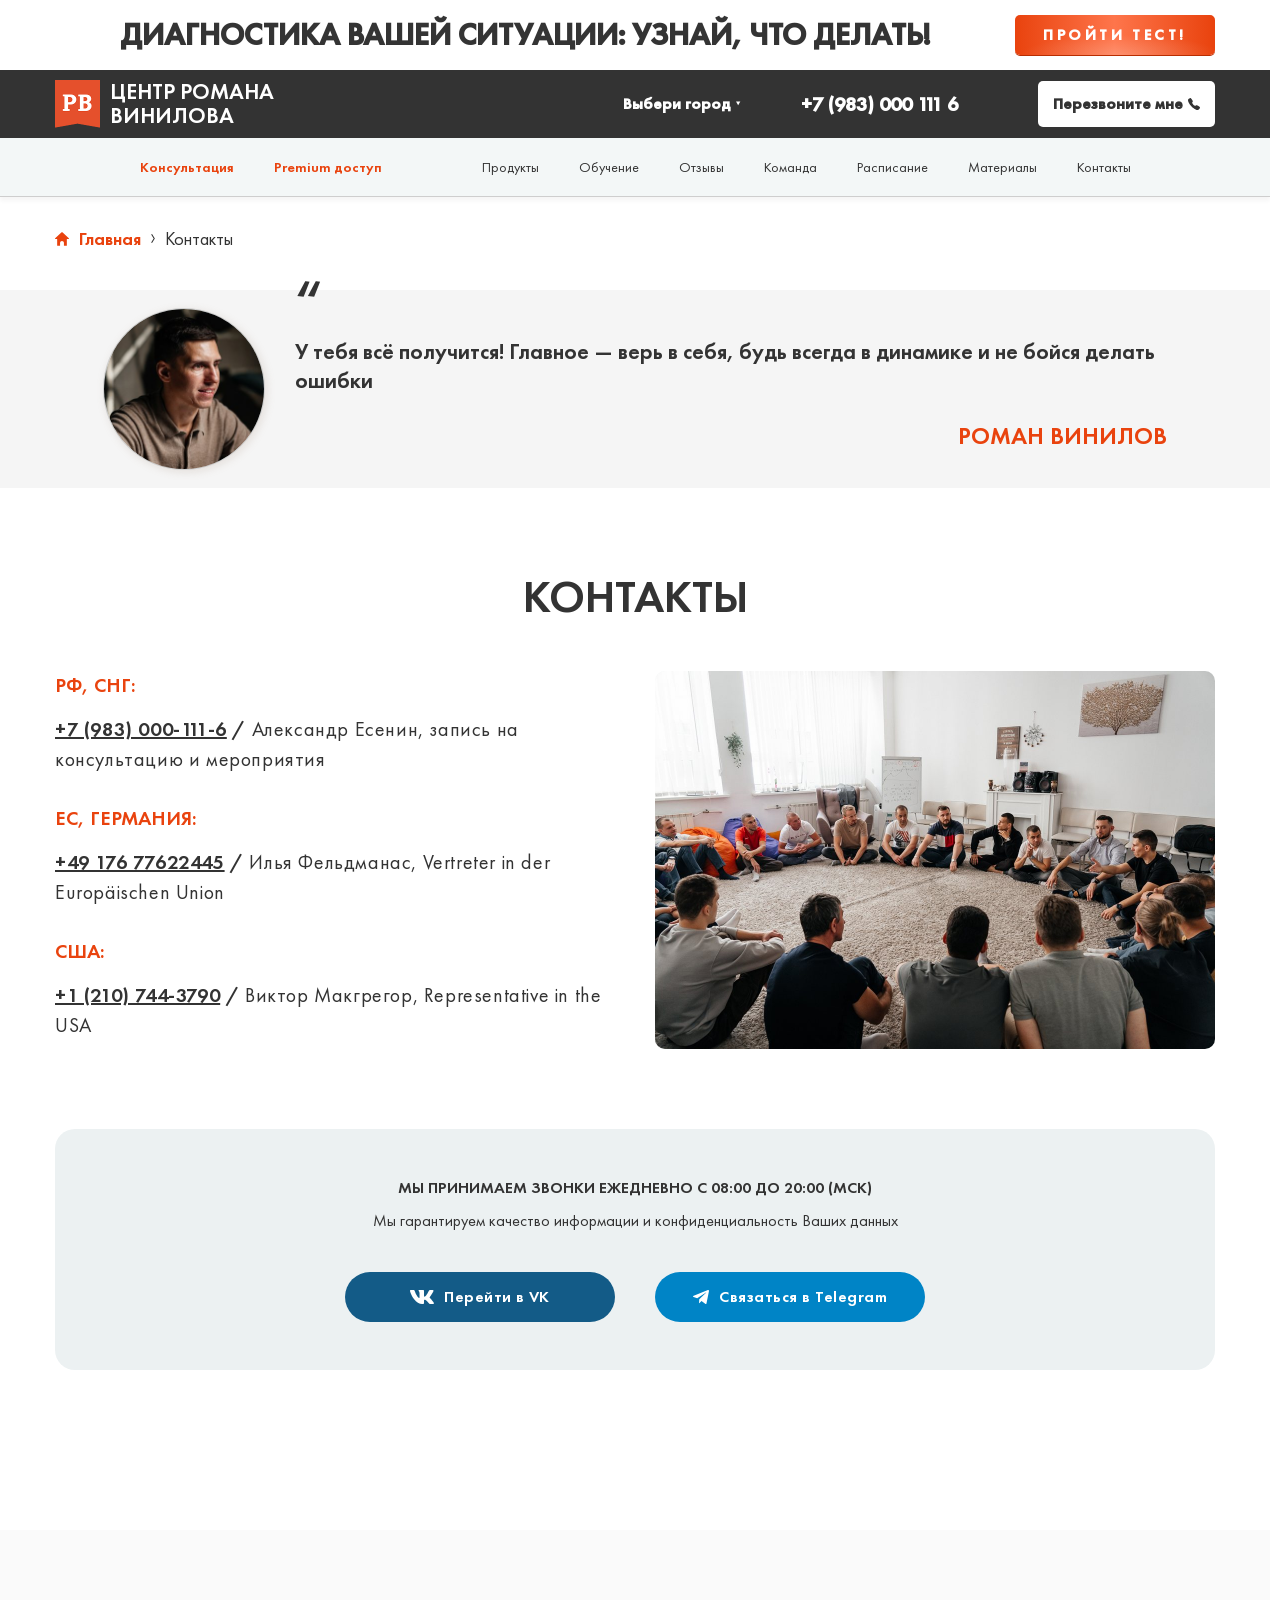
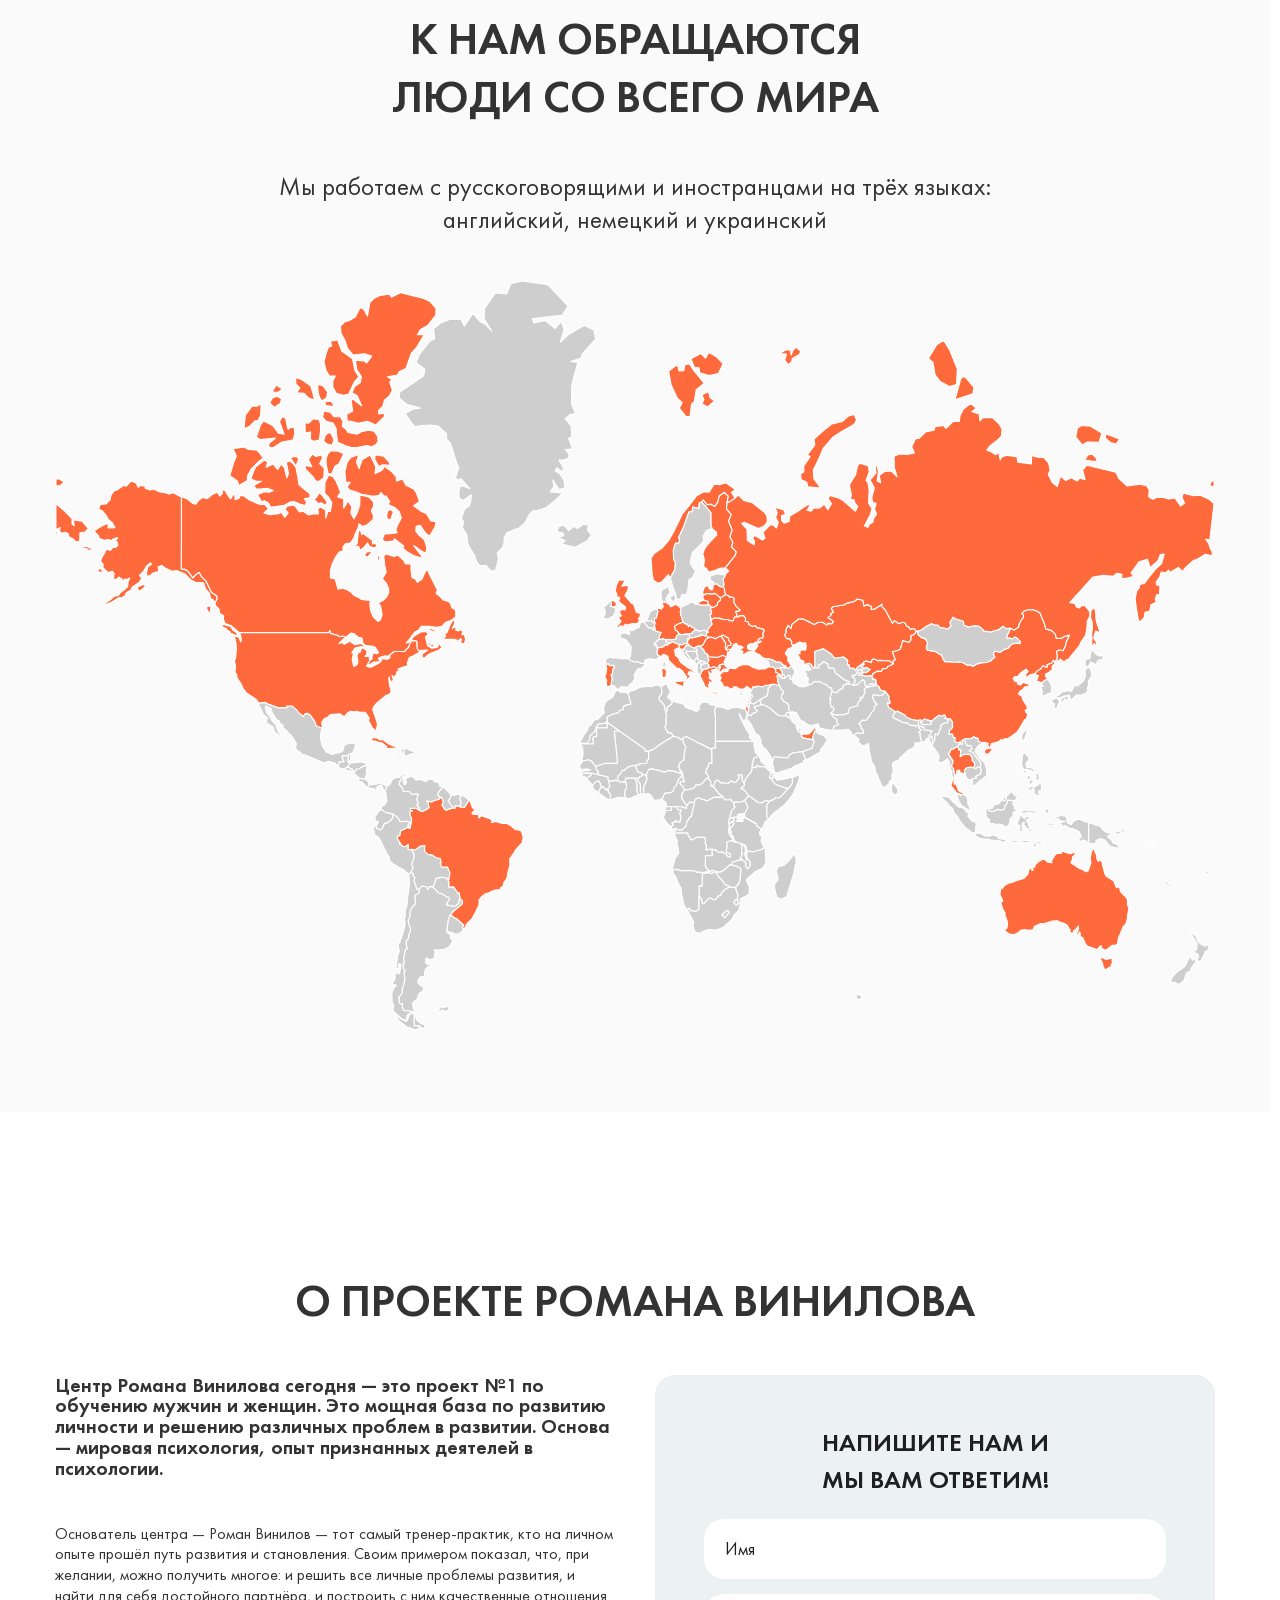
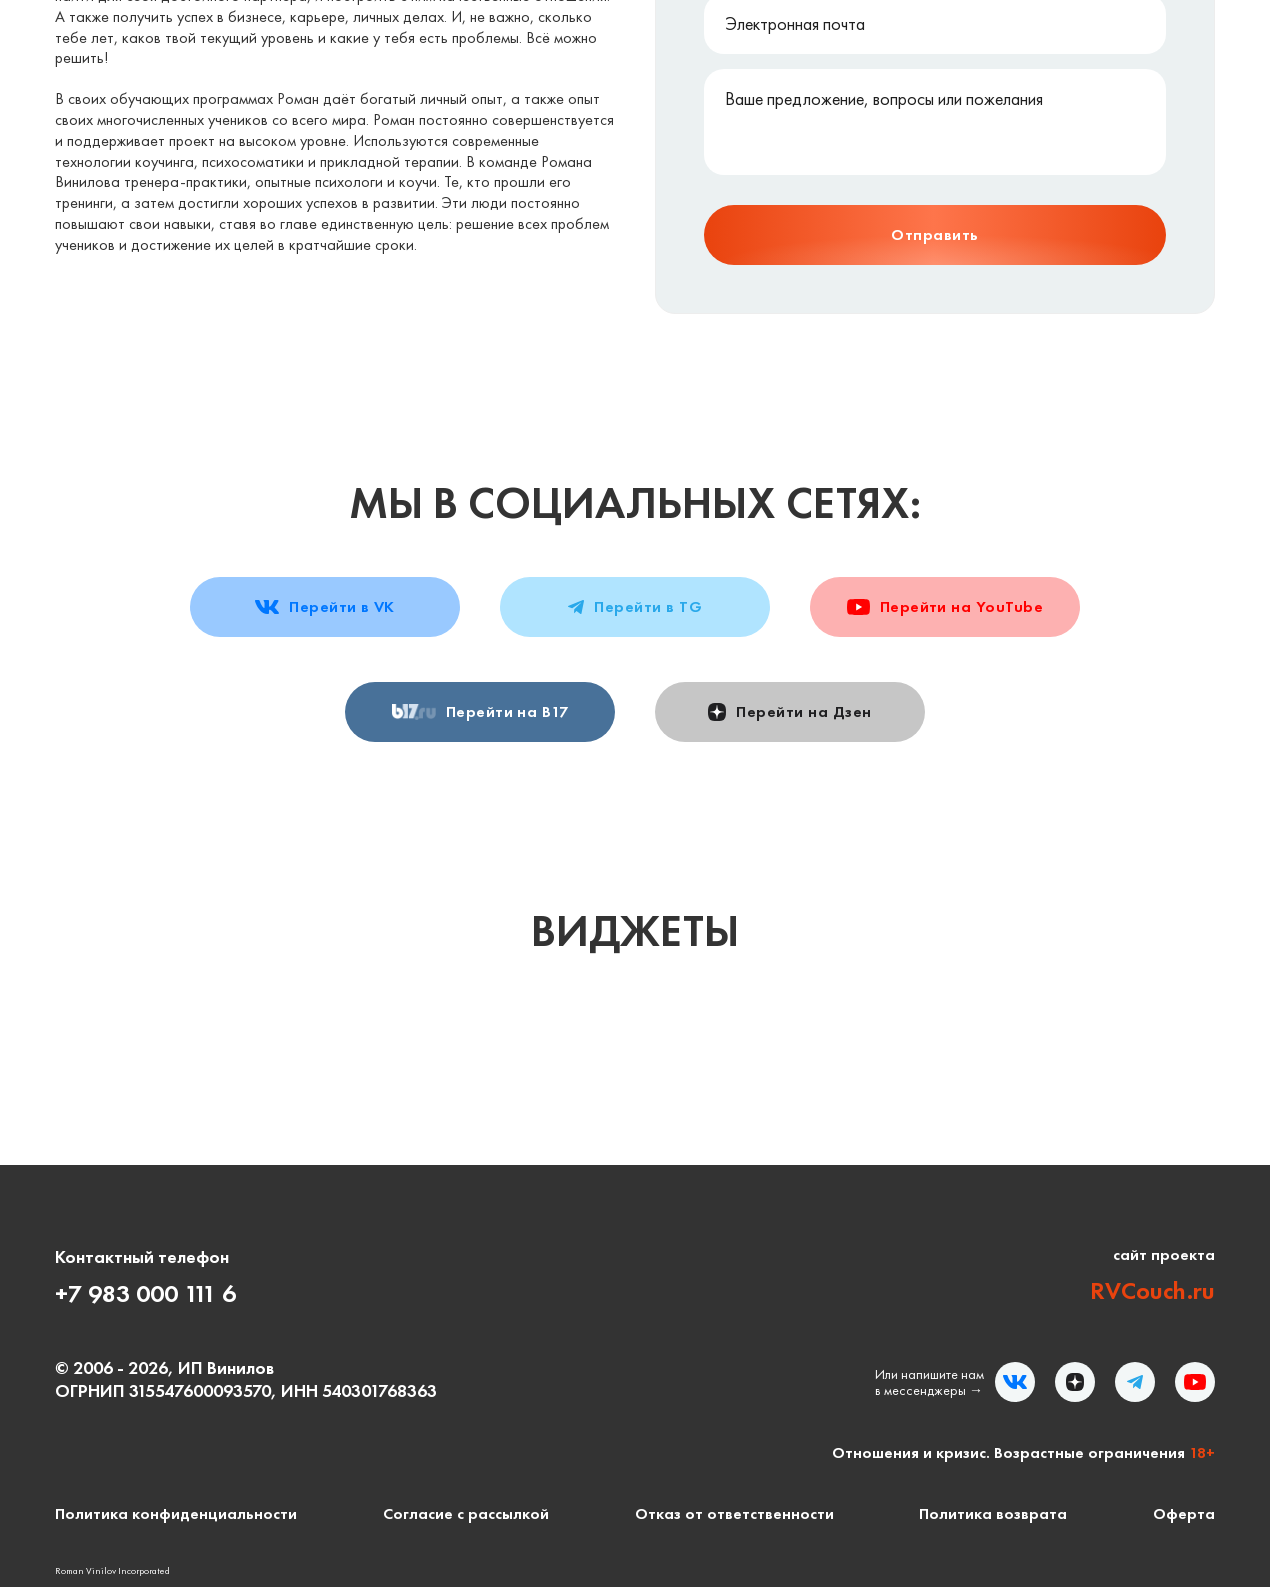
<file: contacts.html>
<!DOCTYPE html>
<html lang="ru">
	<head>
		<meta charset="utf-8">

		<!-- Adapting the page for mobile devices -->
		<meta name="viewport" content="width=device-width, initial-scale=1, maximum-scale=1">

		<!-- Prohibition of phone number recognition -->
		<meta name="format-detection" content="telephone=no">

		<!-- Page title -->
		<title>Заголовок страницы</title>

		<!-- Meta description -->
		<meta name="description" content="">

		<!-- Meta Keywords -->
		<meta name="keywords" content="">

		<!-- Site icon, size 32x32, transparency supported. Recommended format: .ico or .png -->
		<link rel="shortcut icon" href="favicon.ico">

		<!-- Changing the color of the mobile browser panel -->
		<meta name="msapplication-TileColor" content="#333333">
		<meta name="theme-color" content="#333333">

		<!-- Preloading the main font -->
		<link rel="preload" href="fonts/FuturaPT-Book.woff2" as="font" type="font/woff2" crossorigin>
		<link rel="preload" href="fonts/FuturaPT-Demi.woff2" as="font" type="font/woff2" crossorigin>

		<!-- Connecting style files -->
		<link rel="stylesheet" href="css/reset.css">
		<link rel="stylesheet" href="css/swiper-bundle.min.css">
		<link rel="stylesheet" href="css/swiper.css">
		<link rel="stylesheet" href="css/fancybox.css">
		<link rel="stylesheet" href="css/styles.css">
		<link rel="stylesheet" href="css/fonts.css">

		<link rel="stylesheet" href="css/response_1279.css" media="print, (max-width: 1279px)">
		<link rel="stylesheet" href="css/response_1023.css" media="print, (max-width: 1023px)">
		<link rel="stylesheet" href="css/response_767.css" media="print, (max-width: 767px)">
	</head>

	<body>
		<div class="wrap">
			<div class="main">
				<section class="top_banner">
					<div class="cont">
						<div class="title">Диагностика Вашей ситуации: узнай, что делать!</div>

						<button class="btn">
							<span>пройти тест!</span>
						</button>
					</div>
				</section>

				<header>
					<button type="button" class="close_btn" aria-label="Закрыть меню">
						<svg class="icon"><use href="images/sprite.svg#ic_close"></use></svg>
					</button>

					<div class="top">
						<div class="cont">
							<div class="logo">
								<img src="images/logo.png" alt="">

								<span>Центр романа<br> винилова</span>
							</div>

							<button type="button" class="city_btn" data-open-modal="city_modal">
								<span>Выбери город</span>

								<svg class="icon"><use xlink:href="images/sprite.svg#ic_arr_ver"></use></svg>
							</button>

							<div class="phone">
								<a href="tel:+7 (983) 000 111 6">+7 (983) 000 111 6</a>
							</div>

							<button class="callback_btn">
								<span>Перезвоните мне</span>

								<svg class="icon"><use xlink:href="images/sprite.svg#ic_phone"></use></svg>
							</button>
						</div>
					</div>

					<div class="bottom">
						<div class="cont">
							<nav class="menu">
								<div class="item">
									<a href="/" class="primary">Консультация</a>
								</div>

								<div class="item">
									<a href="/" class="primary">Premium доступ</a>
								</div>

								<div class="item">
									<a href="/">Продукты</a>
								</div>

								<div class="item">
									<a href="/">Обучение</a>
								</div>

								<div class="item">
									<a href="/">Отзывы</a>
								</div>

								<div class="item">
									<a href="/">Команда</a>
								</div>

								<div class="item">
									<a href="/">Расписание</a>
								</div>

								<div class="item">
									<a href="/">Материалы</a>
								</div>

								<div class="item">
									<a href="/">Контакты</a>
								</div>
							</nav>
						</div>
					</div>
				</header>


				<section class="mob_header">
					<div class="cont">
						<div class="logo">
							<img src="images/logo.png" alt="">

							<span>Центр романа<br> винилова</span>
						</div>

						<button type="button" class="city_btn" data-open-modal="city_modal">
							<span>Выбери город</span>

							<svg class="icon"><use href="images/sprite.svg#ic_arr_ver"></use></svg>
						</button>

						<button type="button" class="mob_menu_btn" aria-label="Меню">
							<span></span>
						</button>
					</div>
				</section>


				<section class="page_head">
					<div class="cont">
						<div class="breadcrumbs">
							<a href="/">
								<svg class="icon"><use href="images/sprite.svg#ic_home"></use></svg>

								<span>Главная</span>
							</a>

							<svg class="sep"><use href="images/sprite.svg#ic_sep"></use></svg>

							<span class="current">Контакты</span>
						</div>
					</div>
				</section>


				<section class="quote block">
					<div class="cont">
						<picture class="image">
							<img src="images/quote_img.jpg" alt="" decoding="async" fetchpriority="high" class="cover">
						</picture>

						<div class="data">
							<div class="text">
								<p>У тебя всё получится! Главное — верь в себя, будь всегда в динамике и не бойся делать ошибки</p>
							</div>

							<div class="author">Роман Винилов</div>
						</div>
					</div>
				</section>


				<section class="contacts_info block l_m">
					<div class="cont">
						<div class="block_head centered">
							<h1 class="title">Контакты</h1>
						</div>

						<div class="list">
							<div class="item">
								<div class="name">РФ, СНГ:</div>

								<div class="text">
									<p><b><a href="tel:+79830001116">+7 (983) 000-111-6</a> /</b> Александр Есенин, запись на консультацию и мероприятия</p>
								</div>
							</div>

							<div class="item">
								<div class="name">ЕС, Германия:</div>

								<div class="text">
									<p><b><a href="tel:+4917677622445">+49 176 77622445</a> /</b> Илья Фельдманас, Vertreter in der Europäischen Union</p>
								</div>
							</div>

							<div class="item">
								<div class="name">США:</div>

								<div class="text">
									<p><b><a href="tel:+12107443790">+1 (210) 744-3790</a> /</b> Виктор Макгрегор, Representative in the USA</p>
								</div>
							</div>
						</div>

						<picture class="image">
							<img src="images/contacts_img.jpg" alt="" loading="lazy" decoding="async" class="cover">
						</picture>

						<div class="notice">
							<div class="notice_title">Мы принимаем звонки ежедневно с 08:00 до 20:00 (МСК)</div>

							<div class="desc">
								<p>Мы гарантируем качество информации и конфиденциальность Ваших данных</p>
							</div>

							<div class="links">
								<a href="/" target="_blank" class="vk" rel="noopener nofollow">
									<img src="images/ic_vk_white.svg" alt="" loading="lazy" decoding="async" class="icon">

									<span>Перейти в VK</span>
								</a>

								<a href="/" target="_blank" class="tg" rel="noopener nofollow">
									<img src="images/ic_telegram_white.svg" alt="" loading="lazy" decoding="async" class="icon">

									<span>Связаться в Telegram</span>
								</a>
							</div>
						</div>
					</div>
				</section>


				<section class="world_map block l_m">
					<div class="cont">
						<div class="block_head centered">
							<h2 class="title">К нам обращаются<br> люди со всего мира</h2>

							<div class="desc">
								<p>Мы работаем с русскоговорящими и иностранцами на трёх языках:<br> английский, немецкий и украинский</p>
							</div>
						</div>

						<div class="map">
							<svg viewBox="0 0 1000 647" xmlns="http://www.w3.org/2000/svg">
								<path d="M705.1,347.4L703.2,347.1L699.3,349.7L698.2,348.6L698.4,345.7L696.4,343.6L692.8,346.7L691.9,348.3L691,347.6L689,348.7L688.1,348.3L686,347.6L684.5,347.6L683.7,347.5L682.3,346.5L681.9,347.8L679.6,348.4L679,351.2L675.3,352.8L674.7,354.3L672.6,354.8L669.8,353.5L668.6,357.7L667.9,360.1L669.1,360.6L667.9,362.4L669,367.1L671.1,367.7L671.3,369.8L668.8,372.7L673.5,374.3L680.4,373.8L684,372.5L684.1,369.8L685.7,367.9L692.3,366L692.1,364L693.3,362L695,361.2L694,359L696.6,359.1L697.2,356.6L698.6,355.2L697.6,352L699.3,350.5L706.8,348.8L708.4,348.4L708,347.4L705.1,347.4Z" data-country="AF"></path>
								<path d="M533.9,476.9L536.7,483.3L535.9,484.4L537.1,488.4L537.8,493.1L534.7,497.4L532.3,506.3L532.5,508.2L535.5,507.1L539.4,508.3L550.7,508.2L552.6,509.6L559.3,510L564.4,508.8L562.6,507L560.7,504.6L560.8,495.5L566.6,495.5L566.6,490.8L566.3,489.9L565.1,489.7L561.4,490.4L561.6,487L560.5,484.2L560.9,482.5L560.3,479.7L553.9,479.3L548.5,481.9L546,477.8L545.3,475.8L537.1,475.7L534.2,476.4L533.9,476.9Z M536,472.7L535,471.7L534.2,472.2L533,473.4L533.8,475.5L534.5,475.2L534.6,474L535,473.3L536,472.7Z" data-country="AO"></path>
								<path d="M553.5,330.1L553.7,331.3L553.7,331.3L553.6,335.5L553.8,337.3L555.4,339.3L555.9,339.5L557.2,337.8L557.3,336.6L558.2,336.1L558.3,335.1L557.1,334.2L556.8,332.6L557.1,331.4L557.1,331.4L556.9,330L556.3,329.6L555.7,328.6L554.9,329L554.7,328.3L553.5,330.1Z" data-country="AL"></path>
								<path d="M653.8,386.4L649.8,390.5L643.7,390.8L643.5,389.9L643.1,390.1L643.2,390.8L644.2,393.8L652.6,395.4L653.1,394.7L653.2,393.5L655,388L656.4,388L655.5,384.5L653.8,386.4Z" data-country="AE" data-students="15" class="colored"></path>
								<path d="M309.6,631.7L309.6,642.2L312.6,642.2L314.3,642.3L315.7,644.1L318.3,643.8L319.6,641.4L315.7,640.2L312.1,637.4L310.7,633.9L309.6,631.7Z M313.9,524.2L314.2,525L313.3,528.1L310.2,529.6L310.6,536.9L308.6,538.9L306.8,541.8L305.8,544.7L306.1,547.8L304.4,551.1L305.6,556.8L306.4,557.4L306.4,560.5L304.8,563.7L304.8,566.6L302.7,568.8L302.8,572L303.6,575.5L301.9,576.8L300.5,583.7L301,588.2L299.9,589L300.5,593.3L301.8,594.8L300.9,596.4L301.6,601.7L300.5,607L299.1,610.5L299.4,612.6L298.5,615.2L296.4,617.1L296.6,621.7L297.6,623.3L299.4,623L299.4,626.3L300.5,628.9L307.2,629.5L309.8,630.2L311,630.4L309.1,627.8L308.2,623.2L309.4,621.2L311.9,619.5L313.7,614.5L317,612.1L317.9,608.4L315.3,607.6L312.6,604.6L313.4,601.7L315.5,599.6L318.2,599.6L319.2,593.7L321.4,591.3L324,590.1L323.2,588.2L321.7,589.4L319.8,588.2L319.4,584.5L320.5,583.6L323.1,584.9L326,584.4L327.6,583.1L327.1,581.3L327.7,578.6L327.1,576.5L330.2,576.8L335.7,576.1L339.8,574.2L342.5,569.7L342.6,568L340.9,566.5L341.3,564.1L337.8,561.2L338,559.5L338.7,553.3L339.5,550L340.2,547.4L343.9,543.1L351.2,537L351.3,534.5L349.9,532.8L348.5,533.3L348,536.1L345.5,538.5L343.3,539L337.4,537.6L340.2,532.9L339.8,531.6L336.9,530.4L333.5,528.1L331.2,527.7L326.1,522.7L325.7,522.1L322.5,522L321.5,524.4L319.8,522.2L316.2,521.5L313.9,524.2Z" data-country="AR"></path>
								<path d="M628.9,340.1L626.5,338.6L627.3,337.4L625.3,334.6L624.7,333.6L620.9,334.2L621.3,335.5L621.1,337.3L623.1,338.2L624.2,339.2L624.8,339.1L625.6,340.1L626.9,340.1L626.8,340.6L628,342.7L629,342.6L628.9,340.1Z" data-country="AM" data-students="15" class="colored"></path>
								<path d="M694.9,618.8L695.6,616L693,615.5L691.2,614.2L690.7,619.1L694.9,618.8Z" data-country="TF"></path>
								<path d="M903.3,583.5L901.4,583.2L901.4,584.9L903,588.1L903.4,590.6L905.1,593.9L909.3,591.5L910.2,592.6L910.5,589.5L911.5,588.2L911.3,583.8L905.9,584.8L903.3,583.5Z M898.2,498L898.1,495.3L895.3,489.2L894.2,490.2L893,494.1L892.5,497.8L893,501.6L890.7,508.4L888.9,509.3L884.4,506.7L883.6,506.7L875.8,501.5L877.4,497.9L877.1,496.7L879.8,494L878.6,492.5L875.2,493.7L865.6,490.9L867.6,491.8L867.7,493.3L863.9,493.5L862.3,494.5L858.9,499.9L859.5,501.4L856,501.1L852.4,498.1L848.5,500.1L845,503.1L844.6,505.3L843.4,504.7L842.5,506.1L843.5,507.5L842.3,508.1L841.2,505.6L839.2,508L839,510.8L835.2,515.1L827.9,517.2L825.7,518.3L821.6,519.2L818,521.5L816.8,523.6L816.6,521.3L815.4,523.4L814.5,529.2L816.8,533.5L816.8,535.1L814.6,533L816.7,540.7L819.1,545L818.9,546.8L820.9,551.9L821.2,553.9L820.5,558.1L819.1,558.5L819,560.5L823.5,563.3L827.3,563.4L830.9,561.5L832.5,559.7L836.4,559.2L838.9,559.8L843,559.4L844.5,556.3L849.9,553.9L852.5,554.1L859.3,551.9L864.2,551.5L866.9,553.1L868.8,553.2L872.4,555.2L875.1,559.6L875,561.4L877.2,562.8L878.2,560.1L880,559L882.2,556.1L882.4,558.6L880.9,562.2L879.5,564.1L882,563.4L883.3,561.1L884,563.6L883.1,565.2L885.7,565.7L888.3,571.4L890.1,573.6L898.3,576.4L900.7,573.8L902.2,573.2L901.8,575L905.8,577.2L911.3,572.8L914.4,572.7L916,571.5L916.9,565.5L918,563.8L920.8,556.6L922.8,555L924.6,549.7L924.5,547.8L925.9,540.7L924.6,538.1L924.7,534.4L923.9,531.9L918.5,526.4L918,523.2L916.2,522.4L915.1,523L912.8,517.2L906,513L905.1,511L902.9,502.7L903.2,501.5L900.9,499.1L899.2,500.2L898.2,498Z" data-country="AU" data-students="6" class="colored"></path>
								<path d="M545.8,304L544.5,304.2L539.8,305L537.7,303.6L536.7,305.5L535.7,306.1L535,308.6L531.7,309.2L527.4,309L526.6,309.2L526.7,310L526.3,311L527.5,311.7L529,311.8L530.6,312.4L531,311.6L533.7,310.9L534.3,312.3L538.3,313.4L540.6,313.7L542,312.8L544.4,312.7L544.9,312L545.9,309.4L545.3,308.5L546.9,308.5L547.1,306.8L546.8,305.3L547,304.8L545.8,304Z" data-country="AT"></path>
								<path d="M624.2,339.2L624.7,340.6L626.1,342.2L628,342.7L626.8,340.6L626.9,340.1L625.6,340.1L624.8,339.1L624.2,339.2Z M628.7,331.4L628,331.9L629.3,333.9L625.4,333L624.7,333.6L625.3,334.6L627.3,337.4L626.5,338.6L628.9,340.1L629,342.6L632.3,340L634.1,340.8L633.2,342.5L635.6,344.2L635.5,342.4L637.5,337.6L639.8,337.3L637.6,336.1L636.2,333.5L634.7,331.6L634.7,331.6L633.1,333L632.6,334L631.4,333.7L629.5,331.5L628.7,331.4Z" data-country="AZ"></path>
								<path d="M584.5,466.1L584.5,466.1L583,465.9L582.2,467.5L580.5,467.3L581.2,468.6L581.2,469L582.2,471.7L582.2,471.8L582.5,471.8L583.5,470.8L585.3,467.8L584.7,467.2L584.5,466.1Z" data-country="BI"></path>
								<path d="M509.2,292.9L507,293.8L508.7,295.4L511.9,299.2L513.3,298.9L515.7,300.8L516,298.4L516.8,298.3L517.1,295.3L515.6,294.3L513.8,292.4L511.2,293.3L509.2,292.9L509.2,292.9Z" data-country="BE"></path>
								<path d="M507.9,425.2L506.9,425.2L506,426.1L505.4,426.9L504,427.2L503.4,428.4L502.5,428.7L502.1,430.2L504.6,434L504.5,440.4L505.2,442.4L507.5,442L507.6,435.7L510.5,429.5L509.9,427.8L510,426.9L507.9,425.2Z" data-country="BJ"></path>
								<path d="M499.3,417.6L494.5,418.6L490.2,422.1L488.9,421.7L487.7,424.4L485.5,426.7L484.8,428.9L485,430.5L486.3,431.1L486.7,432.1L490.3,431.8L492.2,432.6L491.8,430.4L491.8,428.8L498.8,428.5L500.1,428.7L502.5,428.7L503.4,428.4L504,427.2L505.4,426.9L506,426.1L506,424.1L502.8,423.5L500.8,418.9L501,417.5L499.3,417.6Z" data-country="BF"></path>
								<path d="M755.6,392L754.3,393.9L752.8,392.3L754.9,390.4L756.2,387.8L749.4,387L749.1,384.8L745.6,383.3L744.6,385.4L746.7,387L744.3,389.3L746,390.1L745.5,391.9L746.9,396.7L748,397L750.4,397.3L751,394.4L753.5,394.6L755.4,399.3L756.2,400.8L756,398.4L757,398.9L757,396.7L755.6,392Z" data-country="BD"></path>
								<path d="M562.8,322.3L562.2,323.2L562.4,324.6L563.8,326.3L562.5,329.1L562.1,329.6L563.5,330.8L563.7,333.3L565.7,333.4L567.9,332.4L569.9,333.7L572.4,333.3L572.4,331.5L575.3,330.3L577.6,330.8L576.8,328.7L577.8,326L579.2,324.4L575.6,322.6L570.9,324.5L563.6,323.9L562.8,322.3Z" data-country="BG" data-students="3" class="colored"></path>
								<path d="M285,391.6L283.1,387.1L282.5,389.1L285,391.6Z M284.2,382.9L281,382.3L281.1,383.4L284.2,382.9Z M286.4,382.9L285.5,383.1L285.5,384.7L286.4,382.9Z" data-country="BS"></path>
								<path d="M551.5,328.4L551.9,326.3L552.8,325.4L553.3,325.1L554,324.9L554.4,323.1L553,321.6L553.7,319.9L552.7,319.9L552.7,319.9L551.5,319L545.3,319.4L544.3,318.4L543.7,320.1L549,327L551.5,328.4Z" data-country="BA"></path>
								<path d="M578.1,270.3L575.2,272.2L573.5,273L573.7,275.2L571.5,276.7L570.8,279.4L567.8,281.2L565.1,281.2L565.3,283.3L566,286.9L564.3,287.8L565.2,289.9L565.3,291.9L566.6,291.7L568.1,290.5L573,290.8L576.1,291.8L580.4,291.8L581.1,292.8L584.7,293L585.8,289.8L588.2,289.5L588.2,289.5L587.5,286.6L586.8,285.1L587.4,284.7L589.6,284.8L590.7,283.8L587,280L585.3,276.9L585.6,273.3L582.9,272.2L581.5,272.7L581.1,271.5L578.1,270.3Z" data-country="BY" data-students="1150" class="colored"></path>
								<path d="M253.9,413.8L254.9,412.9L255.1,409.7L255.1,407.6L255.1,407.2L254.6,407.2L252.7,408.8L252.8,409.2L252.7,411.5L252.5,414.8L253.4,414.8L253.9,413.8Z" data-country="BZ"></path>
								<path d="M339.5,516L340.5,510.7L338.5,505.3L333.2,505.1L332.1,501.8L332.9,501.7L332.2,498L328.8,497.2L324.7,494.7L321.6,494.3L318.6,491.7L318.8,486.6L315.2,487.1L310.7,490.2L309.2,490.2L307.2,490L309.6,494.5L308.8,499.9L307.7,501.4L307.5,503.4L308.7,505.8L307,509L308.4,510.9L308.7,513.1L310.2,514.3L309.3,517.2L310.8,520.5L311.9,524.6L313.9,524.2L316.2,521.5L319.8,522.2L321.5,524.4L322.5,522L325.7,522.1L326.1,522.7L327.2,519.2L328.6,515L333.5,514.1L336,514.2L338.6,515.7L338.7,516.6L339.5,516Z" data-country="BO"></path>
								<path d="M342.5,454.3L337.6,455.9L336.3,455.8L333.7,451.8L334.9,448.4L333,444.9L331.6,445L331.9,445.8L330.9,446.8L325.8,448.3L325,449L320.2,448.2L321.5,448.9L322.3,454.1L318.7,456.4L316,457.4L314.5,455.9L314,456.3L311.8,454.7L306.4,454.7L306.4,456.4L308,456.7L305.8,457.9L305.8,459.9L307.4,463.7L306.2,471.4L303.7,471.2L297.8,474.1L297.2,477.9L295.5,478.7L294.8,480.4L297.5,484.6L296.9,485.8L298.7,486L299.8,487.5L302.2,487.5L304.5,485.9L304.3,490.1L305.6,490.5L307.2,490L309.2,490.2L310.7,490.2L315.2,487.1L318.8,486.6L318.6,491.7L321.6,494.3L324.7,494.7L328.8,497.2L332.2,498L332.9,501.7L332.1,501.8L333.2,505.1L338.5,505.3L340.5,510.7L339.5,516L338.7,516.6L339.5,518.2L339.3,522.3L342.2,522.8L343.4,522.3L347.4,528L348.4,527.5L349,531.6L348.5,533.3L349.9,532.8L351.3,534.5L351.2,537L343.9,543.1L340.2,547.4L342,547.1L344.8,549.6L345.8,549.5L352.4,555.6L351.2,557.1L352,559L353.8,557.1L355.1,554L359.4,549.9L362.5,544.2L365.6,537.8L365.5,533.8L367.8,530.7L371.1,528.3L374.2,527.4L376.2,526.1L380.5,524.9L383.5,524.9L384.2,523.1L386.4,521.8L386.9,518.7L389.7,514.9L390.2,511L392.2,503.4L392,498.1L395.5,493.4L397.3,490.2L402.6,484.5L403.7,479.8L402.3,474.6L401.3,473.7L396.8,472.8L393.2,469.7L389.1,467.4L385,467.5L379.6,466L376.4,466.9L376.8,465.4L375.5,463.7L367.4,461L365.3,462.9L365.2,460.1L360.2,459.6L359.4,458.8L361.5,456.5L361.4,454.6L359.9,454.2L357.7,447.8L356.7,447.9L353.2,453.5L351.8,453.7L350,453.6L348.8,453L347.2,452.4L345.9,452.7L344.8,452.5L344.7,454.4L343.2,454.2L342.5,454.3Z" data-country="BR" data-students="12" class="colored"></path>
								<path d="M817.8,445.8L816.7,446.9L818,448.3L819.9,447.4L820.2,444.3L817.8,445.8Z" data-country="BN"></path>
								<path d="M753.1,378.4L751.6,378.3L749.7,377.5L748.2,378.3L746.3,380.7L746.4,381.3L748.9,382.5L755.3,382.1L755.4,380.2L754.3,379.2L753.1,378.4Z" data-country="BT"></path>
								<path d="M569.6,509.2L568,509.9L565.4,511L564.3,509.8L558,510.9L557.9,521.4L555.2,521.5L555.2,530.4L555.9,530.8L557.6,533.7L557.9,536.7L559.9,536.4L563.3,532.6L564.7,531.9L567.1,533.1L569.4,533.3L571.9,530.1L573.5,529.9L575.2,526.7L577.7,524.5L581.6,522.3L579.9,520.9L577.7,520.5L575.7,517.2L572.6,514L571.1,511.8L570.1,509.4L569.6,509.2Z" data-country="BW"></path>
								<path d="M566,435.3L565.1,434.5L565.3,431.3L563.7,429.5L563.4,428.3L561.7,428.8L560.3,430L558.2,433L555.6,434.3L552.2,434.4L552.4,435.4L549.8,437.5L544.7,438.6L542.4,438.8L541,441.6L540.3,442.1L540.2,446.3L544,451.1L544.1,452.3L544.4,453.1L545.9,450.6L547.5,449.1L549.4,449.5L551.2,449.7L551.4,447.8L554,445.5L562.1,448.2L567.7,445.2L575,445.2L575.9,444.9L575.5,444L573.4,442.9L569.7,438.6L568.1,436.5L566.3,435.4L566,435.3Z" data-country="CF"></path>
								<path d="M323.4,313.2L322.5,311.2L321.4,312.5L322.1,313.8L325.6,315.5L328,313.6L323.4,313.2Z M328.6,302.6L328.5,301.9L325.7,300.1L322,299L321.1,299.4L323.6,301.4L327.2,302.7L328.6,302.6Z M157.4,305.2L156.3,302.8L153.5,301.1L151.2,297.5L148.6,297.1L144,295.5L144.8,298.8L147.7,299.6L148.2,300.8L150.7,302.3L151.5,303.8L156.1,305.7L157.4,305.2Z M344.3,295.8L345,291.7L342.6,293.2L340.9,295.7L338.1,302.6L335.7,305.1L336.9,306.2L335.2,307.7L335.6,308.9L344,308.8L346.7,309.8L344.7,311.7L346.3,311.8L349.6,308.3L350.3,308.8L349.7,312.2L352.8,312.8L354,309.2L352.8,304.4L350.8,305.1L351.7,302L348.9,300.7L347.6,301.8L345.2,300.6L346.2,299.1L344.3,298.2L342.5,299.6L344.3,295.8Z M130.6,280L131,283.5L135.1,289.2L136.2,289.2L133.8,285.5L134.6,280.2L131.9,280.6L130.6,280Z M280.2,237.8L278.3,236.4L277.8,240.4L279.1,240.9L280.2,237.8Z M272.9,234.5L272.9,233.3L269.1,233.2L267,236L267.7,237.6L269.6,237.8L272.9,234.5Z M263.8,215.7L261.8,215.1L260.9,221.2L260.5,226.3L258.1,229.4L261.8,228.8L262.8,232.4L266.7,229.2L269.5,225.8L271.1,228.7L275.4,230.2L277.8,228.2L275.9,226.1L273.8,226.6L273.6,223.6L265.7,217.6L264.3,218.6L263.8,215.7Z M289.6,205.3L291.7,199.1L289.5,197L287,198L285.8,202.2L286.5,205.7L289.6,205.3Z M234.7,190.7L230.5,184.8L227.6,182.5L225.7,186L223.2,188.4L227,192L229.3,191.1L233,193.4L234.7,190.7Z M109,186L109,186L109,213.3L108.9,248.4L111.7,248.6L114.4,250.1L116.3,252.6L118.8,256.1L121.5,253.1L124.3,251.3L125.7,254.2L127.6,256.4L130.1,258.8L131.9,262.5L134.7,268.4L139.4,271.5L139.5,274.6L138,277L138,277L138,279.4L141.4,282.8L141.9,286.6L145.4,288.5L145,291.3L146.6,295.2L151.6,297L158.9,303.1L159.3,303.1L236.1,303.1L237,301.4L237.5,303.8L243.1,305.4L245.8,306.7L248.1,306.2L251.5,307.2L252.6,305.6L255.4,303.4L258,304.2L261.5,307.2L264.6,307.9L265.2,310.2L264.8,311.8L265.9,312.3L265.4,313.6L265.3,313.6L266.1,313.8L266.6,313.2L267.2,314.1L273.6,315L276.1,315.8L278.8,320.1L277.9,321.3L275.6,320.8L274.2,318.4L274.6,320.9L273.3,323L273.2,325.9L271.4,327.2L271.4,327.2L270.1,329.2L269.5,330.5L271,330.8L275.1,328.4L276.6,328.7L281.1,327.2L281.1,327.2L281.1,327.2L280.9,326.1L280.7,326.1L278.8,326L279.6,324.6L284.8,323.1L286,323.8L288.2,322.7L288.3,322.8L292.4,319.4L301.7,319.3L302,318.4L305,315.7L305.9,312.6L308,309.6L308.9,310.6L310.8,309.9L312,311.1L312,316.6L313.8,318.8L316.9,318.3L321.3,318.2L316.5,321.5L316.6,324.7L318.7,325L321.8,322.2L324.6,320.7L330.7,318.3L334.1,315.7L332.3,314.3L332.2,311.3L329.4,315.9L324.8,316.5L321.2,314.5L319.4,307L322,304.2L319.6,302.1L315.4,302.5L309.6,306L305.1,311.4L302.8,312.1L306,308.3L310,302.8L313.5,300.9L315.8,297.8L322.9,297.6L328.8,298.5L333.5,297.8L337,294.2L341.6,292.6L345.6,289.3L345.4,284.2L344.2,282.4L342.1,281.8L341,277.8L339.2,276.3L334.8,275L332.3,272.2L328.6,269.4L329.7,266.3L323,253.2L320.9,248.3L319,250.9L316.4,256.9L312.4,259.8L310.4,256.7L307.8,255.8L306.9,248.9L307,244.2L302,243.7L301.2,241.5L295.2,236.1L292.9,237.6L285.3,235.4L283.4,236.8L284.3,245.9L285.5,251L282.2,256.7L285.6,260.7L287.5,265.1L287.7,268.4L286.2,271.9L283,275.3L278.6,277.6L280.6,280.1L282,287.5L280.5,292.1L278.4,293.5L274.2,289.3L272.2,284.2L271.4,279.4L271.8,275.3L264.2,274.5L261.3,272.5L257.8,271.1L255.8,268.8L253.1,266.8L247.9,264.6L244,265.6L241.5,256.8L237.4,255.9L237.5,249.5L238.6,245.1L241.6,238.6L245,233.7L248.3,232.9L248.4,228.9L250.6,226.3L254.6,225.9L257.8,221.5L258.6,218.6L261.3,213L262.1,209.5L265,211.6L268.8,210.5L274.3,205.6L274.6,202.1L272.7,198.2L274.7,194.1L274.6,190.3L270.8,186.4L266.7,185.2L262.8,184.6L262.7,193.2L260.6,199.7L257.7,205L255.1,200.1L255.9,194.5L252.6,189.6L248.9,195.6L248.9,187.7L243.7,186.1L246.2,182.1L242.4,172.6L239.6,168.7L235.9,167.3L232.7,173.7L232.4,182.9L235.7,186.2L238.6,191L237.4,198.7L235.2,198.5L233.4,204.3L233.4,197.4L229.1,194.8L226.6,196.1L227,200.8L222.9,200.6L218.6,201.7L213.7,198.4L210.6,199L207.8,194.9L205.6,193.1L200,194.2L198.2,196.8L201,200L198,203.7L195.1,199.3L192.7,200.6L185.2,201.4L180.2,199.9L184.1,196.2L180.4,192.3L177.6,192.8L173.8,191.5L167.3,188.6L163.1,185.3L159.7,184.8L158.7,187.2L155.3,188.5L154.9,182.4L151.2,187.8L146.5,180.6L144.6,179.7L144,183.5L141.9,185.4L140,182.1L135.5,184.1L131.3,187.6L127.2,186.6L123.8,189.1L121.4,192.4L118.5,191.7L114.2,187.9L109,186Z M183.4,156.2L180.5,154.4L173.1,160.1L171.2,163.8L168.8,170.5L173.7,172.8L178,172.7L171.5,176.1L173,179.2L176.9,179.4L182.9,178.7L188.2,180.7L184.6,182.1L180.7,181.7L174.6,184L178,190.3L180.4,189.4L184.2,191.5L185.7,195.1L197.7,193.3L202.9,190.6L206.1,190.2L210.9,192.3L215.9,193.5L216.8,190.6L215.1,187.6L219.6,187L219.9,183.5L214.9,179.6L210.3,175.4L209.4,169.3L207.7,160.5L204.6,156.7L201.8,155.1L199.4,156.5L201.3,166L199.9,169.7L197.7,160.8L195.1,157.7L192,162.5L188.1,157.8L182,160.6L183.4,156.2Z M210.2,153.3L208.1,151.2L204.3,151.6L203.4,153L207.7,159.6L210.2,153.3Z M288.3,156.4L283.5,151.1L277.1,150L275.8,150.7L275.7,154.2L278.7,159.2L279.5,159.8L282.6,158.5L288.5,159L288.3,156.4Z M259.9,155.9L262,149.6L254.8,152.2L251.9,156.1L249.8,164.5L250.7,173.4L254.6,173.5L251.7,177.4L254,180.3L258.5,181.5L264.4,183.9L274.5,185.7L279.5,184.7L281,182.3L283.2,185.1L285.6,185.5L288.6,190.4L286.8,192.4L292.4,195L296.7,198.6L298.5,204.4L294.9,211.2L293.9,214.6L294.9,217L289.2,217.9L284,218L282.1,222.8L284.5,225L292.5,224L292.4,222.1L300.6,228.5L299.7,230.2L303,233.2L309,236.7L316.5,239.1L316,237L309.2,228.1L316.2,233L319.7,234.7L320.6,230.3L318.8,224L317.7,222.3L313.9,219.3L311,215.5L311.4,211.5L314.9,210.7L319.3,217.2L322.7,220L327.6,212.3L328.5,207.4L324.1,206.9L320.1,200.3L315.7,198.6L309.2,193.7L314.3,190.1L311.6,182.7L309.2,179.3L302.5,176L299.6,170.5L294.5,172.5L294.1,168.7L290.3,164.4L284.2,159.7L281.5,163.4L276,166L276.5,160L271.7,150.1L264.7,154.1L262.1,161.7L259.9,155.9Z M221.7,149.2L218.4,153.9L221.4,160.1L215.8,159L215.7,162L222.6,168.9L224.5,172.3L227.2,173L231.7,169.6L232.2,161.5L228.1,157.5L230.6,152.9L229.9,150L225,151.3L221.7,149.2Z M241.5,159.5L244.8,157.7L249,149L243.7,146.6L237.9,146.2L235.1,149L233.7,153.2L233.7,157.9L235.4,166L238.5,166.4L241.5,159.5Z M165.9,172L165.9,168.2L169.3,161.9L176.1,155.2L179.6,152.8L176.7,148.6L174,145.7L166.9,145.2L162.9,143L153.5,144.6L156.3,150.8L153.8,157.2L150.7,167.8L157.1,172.4L158.6,176.2L165.9,172Z M240.4,137.4L239.4,134L236.9,130.1L232.9,133.1L231.5,138L234.8,140.8L238.9,141.5L240.4,137.4Z M226.8,117.7L226.6,119.3L222.7,118.6L218.5,122.6L215.5,122.2L215.7,131.1L220.3,130.2L220.2,136.6L223.2,138.3L227.8,137.2L229,129.1L228.9,123.2L226.8,117.7Z M199.9,123.8L198.9,118.2L196.1,116.8L193.5,121.1L197.5,132.1L192.7,131.2L187.7,124.5L179.9,120.6L177.3,123.8L173.5,134.8L177.4,136.8L189.9,135.5L184.2,140.2L184.5,143.6L188.8,143.4L195.7,138.8L205.1,137.2L206.8,132L206.3,126.5L203.4,126L201,127.9L199.9,123.8Z M237.4,113L231.7,112.3L230.6,117.3L233.8,121L239.6,122.4L242.4,127.5L242.7,133L243.7,139L251,142.3L255.5,143.6L261.2,143.4L269.2,141.8L272.7,143.1L276.9,140.9L278.6,138L278,133.6L275,129.4L270.5,128.6L264.8,129.6L260.4,132L252.6,130.6L250.9,127.9L247.7,125.3L248.3,120.9L245.9,117L240.5,117L237.4,113Z M177.7,106.1L173.9,108L169.7,107.8L164,115.9L163,127.3L167.5,125.5L172.6,120.5L175.2,120L177.3,115.8L177.7,106.1Z M239.7,107.7L240.1,106.2L238.1,103.8L232.5,103.6L233.3,107.3L238.5,108.1L239.7,107.7Z M194.4,105.4L195.3,101.5L191.4,99.4L187.4,100.8L185.1,105L189.2,109.1L194.4,105.4Z M195.9,93.2L190.8,89.7L187.9,93.9L187.9,95.9L192.5,95.9L195.9,93.2Z M234.2,100.7L235,95.8L231.7,90.9L230,89.9L226.4,89.4L226.7,95.2L227.9,100.3L230.1,103.4L234.2,100.7Z M222.5,97L220.4,90.4L212.9,85.1L207.4,83.1L207.6,88.7L211,92.1L208.3,96.3L214.5,96.8L219,101.2L223.6,102.7L222.5,97Z M258.7,77.6L256.5,67.1L247.2,60.3L243.7,50.8L237.3,51.8L238.5,55.9L235.6,57.1L233.7,62.4L231.8,69.7L233.5,76.9L236.6,82L241.7,81.9L239.5,85.9L239.4,91.1L242.4,96.8L248.2,98.5L253.1,97.6L258.2,86.9L262,82.5L258.7,77.6Z M310,13L298,10L290,13.9L288.5,11.4L280,12.4L275.1,14.9L271.4,18.6L269.3,30.2L266.3,24.3L262.9,23.1L258.8,31L253.3,34.3L250.1,35L246,38.8L246.6,45.3L249.8,50.8L252.1,58L257,63.8L266.8,62.7L273,64.7L268.7,70.7L266.5,68.9L258.9,68.2L260.1,76.4L264,82.4L263.2,87.6L258.3,91L256,96.4L260.5,99L264.3,107.5L256.9,101.8L255.2,102.8L256.6,112L251.5,114.8L251.8,120.6L257,121.3L261.2,122.7L269.3,120.9L276.6,124.1L284,117L283.9,114L279.2,114.5L278.8,111.7L282.7,107.9L284,102.8L288.3,99L290.9,94.3L288.6,87.2L290.5,84.6L286.7,82.7L295.1,81.1L296.9,78L302.6,75.4L307.3,62.1L311.8,57.2L318.4,46.2L312.4,46.3L314.9,42.1L321.6,38.1L328.3,29.3L328.5,23.6L323.4,17.7L317.4,14.8L310,13Z" data-country="CA" data-students="67" class="colored"></path>
								<path d="M523.6,308L523.1,308.9L520.7,308.8L519.9,309.5L516.7,312.5L516.7,314.3L518,313.7L519,315.4L520.2,316.3L524.9,315.3L525.5,313.6L527.5,314.1L528.7,313.5L529,311.8L527.5,311.7L526.3,311L526.7,310L526.6,309.2L523.6,308Z" data-country="CH"></path>
								<path d="M314.3,642.3L312.6,642.2L309.6,642.2L309.6,631.7L307.7,631.2L305.1,633.1L304.2,636.3L302.8,638.4L299.1,636.7L295.2,633.6L292.9,632.7L296.7,637.9L303.1,643.1L306,643.8L311,645.8L313.4,644.3L314.3,642.3Z M307,509L306.2,510.5L304.8,511.2L305.4,515.3L305.6,520.2L303.8,533.2L303.3,539.2L301.7,543.1L302.1,547L301.2,549.7L301.9,554.6L300.7,559.5L297.1,570.5L295.9,570.6L296.1,574.5L296.9,578L295.7,580.4L293.8,592.6L295.6,593.2L296.5,588.4L298.3,589.4L296.9,597.4L293.8,596L292.8,602.5L290.2,606L294.4,607.2L291.5,610.4L290.3,614.4L290.7,621.7L292.1,624.6L291.3,627.2L292.1,630L298.8,635.9L301.9,637.4L303.1,637.3L303.5,632.9L307.4,630.2L309.8,630.2L307.2,629.5L300.5,628.9L299.4,626.3L299.4,623L297.6,623.3L296.6,621.7L296.4,617.1L298.5,615.2L299.4,612.6L299.1,610.5L300.5,607L301.6,601.7L300.9,596.4L301.8,594.8L300.5,593.3L299.9,589L301,588.2L300.5,583.7L301.9,576.8L303.6,575.5L302.8,572L302.7,568.8L304.8,566.6L304.8,563.7L306.4,560.5L306.4,557.4L305.6,556.8L304.4,551.1L306.1,547.8L305.8,544.7L306.8,541.8L308.6,538.9L310.6,536.9L310.2,529.6L313.3,528.1L314.2,525L313.9,524.2L311.9,524.6L310.8,520.5L309.3,517.2L310.2,514.3L308.7,513.1L308.4,510.9L307,509Z" data-country="CL"></path>
								<path d="M806,406.7L807.9,403.7L807.3,402.6L802.6,403.3L801.3,404.7L801.4,407.2L803.6,408.1L806,406.7Z M853,295.6L849.3,286.4L846.9,284.7L842.7,283.3L839,283.4L835.6,284.3L833.3,286.6L834.8,287.7L834.9,290.2L833.3,291.6L830.8,296.3L830.8,298.2L826.9,300.9L823.6,299.3L822.3,302.5L820.3,306.7L821,308.4L822.6,307.9L825.3,308.5L827.4,307L829.7,308.3L832.2,311.2L831.9,312.6L829.7,312.2L825.7,312.7L823.7,313.9L821.7,316.5L817.5,318L814.7,320.1L810.3,319L808.8,321.5L810.2,324.2L806.2,327.6L803,328.9L798.8,329L794.3,330.3L791.1,332.3L789.9,331.2L786.5,331.2L782.4,328.9L779.7,328.4L776,328.9L770.3,328L767.2,328.1L765.6,325.9L764.3,322.3L762.6,321.9L759.3,319.5L752.2,318.2L751.2,316.5L752.3,311.8L750.4,308.5L746.4,307L744.1,304.8L743.4,301.8L742.3,302.2L740.2,305L737.9,305.4L737.7,309.5L736.2,311.4L730.7,310L728.7,317.2L727.3,318.1L721.8,319.7L724.3,326.4L722.4,327.4L722.6,329.5L722.2,330.4L717.8,332.4L716.9,333.9L713.3,334.3L712.2,336.6L709.3,336.1L704.7,338.6L705.1,339.4L704.3,340.2L705,343.5L706,343.2L707.6,344L707.5,345.4L708,347.4L708.4,348.4L710.5,350L711.3,352.6L715.9,354L718.9,358L718.6,360.7L719.7,362.4L719.6,364.1L717.6,363.6L718.4,367.2L721.1,369.3L725,371.5L726.1,370.8L732.7,374.3L733.6,375.8L738,377.8L741.2,378.6L744.4,378.9L746.1,378.2L746.3,380.7L748.2,378.3L749.7,377.5L751.6,378.3L753.1,378.4L754.3,379.2L756.6,378.8L759.1,376.5L762.3,374.4L764.6,375.2L766.6,373.9L767.9,375.9L766.9,377.2L769.9,377.7L771.6,377.4L773.7,380L773.7,385L771,387.5L770.7,391.1L773.6,390.6L774.3,393.4L776.1,394L775.2,396.5L778.5,398.2L780.5,397.3L780.6,398.5L780.9,399.2L782.3,399.3L781.9,395.9L783.4,395.5L784.9,394.7L789.8,394.4L792.1,392.8L793.5,393.9L796,394.5L795.6,396.2L796.9,397.4L799.7,398.2L801,397.7L804.7,398.7L804.1,399.8L804.8,402L806.3,401.8L807.3,398.7L810.2,398.2L814.1,396.7L815.6,395.2L816.6,396.2L818.3,394.8L821.4,394.5L829.1,389.2L831.7,385.5L835.9,378.1L837.5,377.8L838.6,372.7L837,371.7L836.3,370L838.1,369.1L838.1,366.7L834.5,361.1L833.4,357.8L830.5,356L831.9,353.6L834.6,351.9L835.9,350L839.8,349.1L839.4,347.2L837.6,347.2L835.1,345.8L832,348.3L829.8,347.3L829.7,345.7L827.4,345.1L826,342.7L827.4,341.1L830.1,340.9L831.8,338.6L834.9,336L837.4,334.7L838.8,336.7L836.6,339.1L837.2,340.5L835.7,342.2L838.7,341.2L840.8,339.5L844.6,338.5L846.9,336.1L850,334.2L851.9,331.5L853.2,332.7L855.6,332.8L855.2,330.9L859.4,329.3L860.5,327.1L862.3,329.4L862.3,329.4L862.3,327.4L863.7,327.3L864.1,322.8L863.4,319.5L865.8,318.1L869.1,318.8L871,314.9L872,310.5L873,309L874.5,305.3L869.9,306.5L867.5,308.1L863.3,308.1L862.2,304.2L858.9,301.2L854.1,299.9L853,295.6Z" data-country="CN" data-students="16" class="colored"></path>
								<path d="M483.9,430.9L482.8,430.1L481,431.2L478.1,430.7L477.7,431L477.2,431.2L478.3,435.6L477.2,436.8L477,438L476.6,438L476.5,438.9L479,443.6L478.6,447.3L479.1,447.4L483.8,445.6L487.1,445.1L490.8,445.6L492.1,445.6L491,442.1L491.7,438.9L492.9,436.6L492.2,432.6L490.3,431.8L486.7,432.1L486.3,431.1L485,430.5L483.9,430.9Z" data-country="CI"></path>
								<path d="M541.3,425.3L540.2,423.5L539.4,423.6L539.3,424.5L540.4,425.7L540,427.1L537.6,429.3L535.4,435.2L533.9,436.3L532.6,440L530.7,441L525.6,441.5L523.6,446.2L523.5,446.9L526.1,449.1L527.2,450.9L526.8,453.1L531.3,453.2L532.6,453L534.3,453.3L535.9,453L536.3,453.1L539.8,453.2L542,454L544.2,454.6L544.4,453.1L544.1,452.3L544,451.1L540.2,446.3L540.3,442.1L541,441.6L542.4,438.8L542.8,438L538.7,432.8L539.3,431.5L542.9,431.6L541.4,429L541.5,427.2L541.3,425.3Z" data-country="CM"></path>
								<path d="M551.2,449.7L551,451.4L549.3,457.1L548.6,461.5L546.8,462.8L544.3,467L544.4,469.2L540.4,473.2L536.8,473L536,472.7L535,473.3L534.6,474L534.5,475.2L533.8,475.5L534.2,476.4L537.1,475.7L545.3,475.8L546,477.8L548.5,481.9L553.9,479.3L560.3,479.7L560.9,482.5L560.5,484.2L561.6,487L561.4,490.4L565.1,489.7L566.3,489.9L567.3,490L570.5,491.1L571.4,492.3L573.6,492.7L575.3,491.8L576,493.3L578.1,493.7L580.2,496.5L582.4,496.5L582.1,493.5L578.7,492.4L579.5,486.2L578.9,485L579.7,483.2L584.7,482.5L584.8,482L581,476.2L580.7,473.5L581.2,469L581.2,469L581.2,468.6L580.5,467.3L580.8,465.8L581.1,465.6L581.2,463.9L582,463.1L582.1,461.1L582.7,460L582.9,457.8L583.4,456.5L586.5,453.3L585.3,452.9L585.5,449.7L585.5,449.7L583.1,447.8L582.4,446.7L580.9,447.2L577.6,447.2L575.9,444.9L575,445.2L567.7,445.2L562.1,448.2L554,445.5L551.4,447.8L551.2,449.7Z" data-country="CD"></path>
								<path d="M549.4,449.5L547.5,449.1L545.9,450.6L544.4,453.1L544.2,454.6L542,454L539.8,453.2L536.3,453.1L536.1,454.3L536.8,455.8L539.6,456.1L538.4,459.3L539.7,461L538.8,466.3L536.4,466.2L534.9,464.8L534.7,466.1L531.8,467.1L532.9,468.9L530.8,470.5L533,473.4L534.2,472.2L535,471.7L536,472.7L536.8,473L540.4,473.2L544.4,469.2L544.3,467L546.8,462.8L548.6,461.5L549.3,457.1L551,451.4L551.2,449.7L549.4,449.5Z" data-country="CG"></path>
								<path d="M302.7,425.6L301,424.7L296.4,428.1L294.2,427.9L290.7,429.8L289,433.4L286.9,435.4L285.5,435.3L285.8,437.3L285.2,438.2L284,439.3L285.1,440.8L286.1,448.7L283.9,451.9L282.5,452.1L280.9,454.7L281.3,455.6L285.3,458.3L287.6,458.7L289.8,459.2L291,459.8L291.7,459.6L295.7,462.9L297.3,465.8L299.4,466.2L303.6,465.7L305.7,467L303.9,469.8L304.8,469.9L306.2,471.4L307.4,463.7L305.8,459.9L305.8,457.9L308,456.7L306.4,456.4L306.4,454.7L311.8,454.7L314,456.3L314.5,455.9L313.7,453.2L311.9,451.6L313.3,450.2L311.9,446.9L313.2,442.5L312.2,442L307.5,442.5L305.6,440.1L300.4,440L299.1,436L296.7,433.9L297.8,430.3L300.4,427L302.2,426.5L302.7,425.6Z" data-country="CO"></path>
								<path d="M261.6,429L262.4,431.7L265,431.8L265.2,432.6L268.4,435.9L269.9,436.5L270.2,434.9L270.6,434.6L271.1,432.8L269.8,431.6L268.7,430.4L268,428.9L267.3,429.5L262.3,428.5L261.6,429Z" data-country="CR"></path>
								<path d="M279,394.6L276.4,393.5L266.4,395.2L265.8,396.2L268.4,396.3L270.4,394.8L273.1,394.9L273.1,396.3L276.7,396.7L280.1,398.2L281.7,398.1L286.2,401.6L284.3,403.2L293.9,402.6L294.3,402L287.8,399.2L282.7,395.3L280.1,395.7L279,394.6Z" data-country="CU" data-students="34" class="colored"></path>
								<path d="M594,354.9L595.9,353.4L593.4,354.4L591,355.2L590.8,355.2L592.6,355.1L593,355.6L594.2,355.5L594,354.9Z" data-country="-99"></path>
								<path d="M589.5,355.3L590.1,356.7L591.5,357.1L594.3,355.8L594.2,355.5L593,355.6L592.6,355.1L590.8,355.2L589.5,355.3Z" data-country="CY"></path>
								<path d="M540.4,294.4L537,295.6L533.9,297.7L534.7,300.8L536.1,301.8L537.7,303.6L539.8,305L544.5,304.2L545.8,304L547,304.8L547.4,303.9L548.7,303.9L551.5,301L552.3,301L551,298.9L549,298.6L548.7,297.3L546.8,296.8L546.4,297.9L545,295.8L543,295.4L541.6,294L540.4,294.4Z" data-country="CZ" data-students="4" class="colored"></path>
								<path d="M537.9,280.4L534.7,278.6L533.2,279.9L530.3,280.7L530.4,279.1L527.6,277.9L527.5,276.1L525.7,276.8L523.6,276.2L523.8,278.9L524.4,280.7L522.5,283L522,282L519.7,282.2L519.2,283.2L519.7,284.8L518.3,290.7L516.6,290.7L517.1,295.3L516.8,298.3L517.3,299.2L517.2,301.1L518.5,302.2L522.5,303L521.1,305.9L520.7,308.8L523.1,308.9L523.6,308L526.6,309.2L527.4,309L531.7,309.2L535,308.6L535.7,306.1L536.7,305.5L537.7,303.6L536.1,301.8L534.7,300.8L533.9,297.7L537,295.6L540.4,294.4L541.6,294L540.5,291.1L539,285.5L539.8,284.3L539.2,281.9L537.9,280.4Z" data-country="DE" data-students="375" class="colored"></path>
								<path d="M618.5,426.6L620.1,426L620.1,424.8L619.5,423.9L618.6,424.6L617.5,424.4L616.5,425.6L615.8,428.6L617.4,428.6L618,428.4L618.6,428.9L619.7,427.4L618.5,426.6Z" data-country="DJ"></path>
								<path d="M535.2,273L534.3,270.6L530.2,272.2L530.6,274.2L533.5,277L535.2,273Z M523.6,276.2L525.7,276.8L527.5,276.1L526.8,273.7L528.8,270.2L530.3,268.8L529.2,265L529.3,262.3L526.1,265.2L523.7,265.5L522.4,268.4L522.5,273.5L523.6,276.2Z" data-country="DK"></path>
								<path d="M301.3,409.4L302,409.8L308.2,407.4L309.5,408.1L310.5,406.9L308,404.8L306.5,404.9L303.6,403.1L301.5,403.1L301.1,403.6L301.1,406.4L300.5,406.9L301.1,408.5L301.3,409.4Z" data-country="DO"></path>
								<path d="M521.5,349.2L520.3,348.4L517.4,348.4L514.8,349.8L513.4,349.3L504.1,350.2L499.6,352.7L496.6,353.3L494,355.1L496.4,364.8L492.7,365.4L489.9,366.8L489.8,369.3L486.5,370.5L485.5,372.1L480.4,373.5L475.9,375.8L476,379.6L476,379.8L475.9,380.4L486.3,387.9L495.7,394.5L505.1,401L508.7,403.7L508.8,405.6L511.8,405.3L515.7,404L523.8,398.1L533.3,392.4L532.1,390.5L529.9,389.1L528.6,389.7L525.8,384.4L526.9,383.1L526.9,378L527.2,374L526.3,371.1L525.1,365.3L521.1,361.2L520.9,358.7L522.6,356.8L523.2,354.1L522.8,350.8L523.4,349L521.5,349.2Z" data-country="DZ"></path>
								<path d="M289.8,459.2L287.6,458.7L285.3,458.3L281.3,455.6L279.4,456.7L275.5,462.4L277.1,466.9L278.2,465.6L278.8,466.8L277.3,468.9L276.9,471.7L280.3,473.2L281.9,472.1L284.1,467.8L287.5,466.7L290.5,463.8L291.3,462L291,459.8L289.8,459.2Z" data-country="EC"></path>
								<path d="M569.8,367.1L568.8,368.6L568.5,372L569.3,374.6L569.3,385.7L569.3,396.9L580.5,396.9L591.2,396.9L602.2,396.9L601.8,396.2L598.5,393.5L599,391L596.5,387.7L590.8,376.3L589.9,372.6L591.9,377.2L594.1,379.6L594.7,379L596.9,373.7L596.6,372.9L595,368.2L595,368.2L593.7,369L587.9,367.5L582.3,368.3L580.2,369.3L573.5,367L569.8,367.1Z" data-country="EG"></path>
								<path d="M606.5,408.7L605.1,410.3L603.1,410.8L602.2,411.7L601.9,413.6L600.7,417.8L601,419L604.3,419.6L605.1,417.5L606.8,418.8L609.1,418.7L611,418.7L613.4,419.9L614.1,420.9L615.4,421.8L616.5,423.4L617.5,424.4L618.6,424.6L619.5,423.9L618.1,423.1L614.2,418.8L608.9,414.7L608.1,412L606.5,408.7Z" data-country="ER"></path>
								<path d="M490.2,325.3L487.9,325.5L485,324.9L481.3,324.9L477.9,324.2L473.9,327L475.1,328.6L474.9,331.3L477.1,329.8L477.8,331.6L481.5,331.3L482.3,333.1L481,334.1L480.4,339.2L479.2,339.5L480.3,341.7L479.3,348.5L481.9,349L485.1,352.5L487.9,349.9L494,350L496,347.3L498.1,346.6L498.7,344.3L500.3,342.7L499.2,340.7L500.3,337.7L502.2,334.5L505.8,333.7L508.4,331.2L508.3,329.1L505.1,329.6L501.9,327.9L500.9,328.7L495.8,327L494.7,325.5L490.2,325.3Z" data-country="ES"></path>
								<path d="M567.4,262L569.8,261.1L571,261.7L573.4,263.6L575.7,263.7L576.9,262L576,257.1L578,254L577.6,253L577.6,253L574.7,253.2L571.7,252.3L568.2,253.1L564.7,254.6L565,257.7L566.7,259.6L567.8,258.9L567.4,262Z" data-country="EE"></path>
								<path d="M601,419L600.6,421.5L599.5,424.3L597.8,425.7L595,429.8L594.2,432.7L594.2,433.1L594.2,435.2L592.3,436.2L591.4,437.8L593.1,438L596.3,441.1L597.9,444.1L599.3,444.6L605.7,449.4L609.7,449.9L613.1,447.6L614.2,448.5L616.1,448.5L616.8,447.7L618.6,447.6L621.1,445.7L624.7,445.5L632.5,437.2L630.2,437.2L621.1,433.8L620.1,432.8L619.1,431.5L618,429.9L618.6,428.9L618,428.4L617.4,428.6L615.8,428.6L616.5,425.6L617.5,424.4L616.5,423.4L615.4,421.8L614.1,420.9L613.4,419.9L611,418.7L609.1,418.7L606.8,418.8L605.1,417.5L604.3,419.6L601,419Z" data-country="ET"></path>
								<path d="M580.5,185.5L576.9,182.3L572.6,185.1L571.2,190.9L568.6,194.3L565.6,192.4L562,192.8L558.9,188.7L557.3,190.7L561,194.5L565.3,199.6L565.4,210.6L566.3,213.3L570.2,216.5L570.4,219.3L568.6,220.7L562.2,227.6L559.7,231.5L558.4,235.1L559.8,240.4L559.1,246.1L561.8,248L563.4,251L567.9,249.8L572.8,247.8L577.9,247.3L577.9,247.3L586.4,236.6L587.4,233.5L583.3,229.3L584.4,225.2L581.9,220.4L583.8,214.7L580.6,206.8L583.1,201.4L578.9,196.4L579.3,191.1L580.5,185.5Z" data-country="FI" data-students="17" class="colored"></path>
								<path d="M994.7,508.3L991.7,509.4L992,510.7L995.2,510.6L994.7,508.3Z M997.5,506.7L999.2,506L999.2,504.6L995.3,506.2L995.7,507.3L997.5,506.7Z" data-country="FJ"></path>
								<path d="M337.6,624.8L335.9,626.6L333.6,625.5L330.3,628.2L331.6,630.2L334,628.2L335.3,629.8L339,628.4L339.8,626.8L337.6,624.8Z" data-country="FK"></path>
								<path d="M356.3,446.7L353.3,444.4L351.3,443.7L350.3,443.4L348.9,445.8L349.1,447.7L350.2,449.4L349.7,450.6L349.5,451.8L348.8,453L350,453.6L351.8,453.7L353.2,453.5L356.7,447.9L356.3,446.7Z" data-country="GF"></path>
								<path d="M535.9,453L534.3,453.3L532.6,453L531.3,453.2L531.3,456.5L527.3,456.5L526.3,456.6L525.8,458.7L524.4,462.5L526.1,465.4L527.9,467.7L530.8,470.5L532.9,468.9L531.8,467.1L534.7,466.1L534.9,464.8L536.4,466.2L538.8,466.3L539.7,461L538.4,459.3L539.6,456.1L536.8,455.8L536.1,454.3L536.3,453.1L535.9,453Z" data-country="GA"></path>
								<path d="M479,275.4L479.6,278L479,280.5L482.8,281.4L484.3,278.1L481.3,275.2L479,275.4Z M491.7,257.6L488.3,258L486.1,257.6L484,261.9L482.9,267.2L484.3,269.7L484.5,274.5L486,272.2L486.9,273.5L485.9,275.7L486.6,277L491.8,280.9L491.4,283.6L487.3,283.2L486.8,286.2L488.3,288.6L485.4,290L488,293.5L484,298.1L485.5,299L487.4,297.3L490,297.8L491.8,295.8L493.1,296.7L497.8,295.4L501.5,295.5L504,293.2L502.9,290.9L504.3,289.6L504.7,286.6L501.3,285.8L498.8,278.6L496.9,277.8L491.3,271.2L493.8,266.7L494.6,262.6L491.5,262.5L488.7,263.2L491.7,257.6Z" data-country="GB" data-students="105" class="colored"></path>
								<path d="M611.2,325L610.8,325.4L611.8,326.6L613.4,327L615,328.4L615.7,331L615.2,332.6L618.2,332.4L620.9,334.2L624.7,333.6L625.4,333L629.3,333.9L628,331.9L628.7,331.4L627,330.5L626.1,329L623.5,328.2L621.8,328.8L621.4,328.1L617.6,326.2L613.5,325.6L611.2,325Z" data-country="GE"></path>
								<path d="M498.8,428.5L491.8,428.8L491.8,430.4L492.2,432.6L492.9,436.6L491.7,438.9L491,442.1L492.1,445.6L494.6,446.3L497.1,445.5L498.6,444.6L502.9,443L501.4,438.8L502,436.3L501,431L499.9,429.6L500.1,428.7L498.8,428.5Z" data-country="GH"></path>
								<path d="M467.7,424.8L465.3,425L463.3,424.3L462,424.2L462,425.2L461.9,426.4L460.1,427.3L458,428.6L458.8,429.1L459.2,429.7L459.6,430.9L462,433L463.3,434.6L466.9,431.4L469.2,431.4L470.9,436.2L471.6,436L472.2,436L475.2,439.1L475.8,438L476.6,438L477,438L477.2,436.8L478.3,435.6L477.2,431.2L477.7,431L476.9,430.2L476.8,427.6L471.8,426.3L468.2,425.7L468.1,424.6L467.7,424.8Z" data-country="GN"></path>
								<path d="M453.3,422.6L455.8,422.7L458,421.6L459.2,422.2L461.6,421.6L458.2,420.6L453.6,421.4L453.3,422.6Z" data-country="GM"></path>
								<path d="M456.9,424.1L456.1,424.4L455.2,424.3L453.7,424.8L453.9,425.4L455.4,427.2L456.6,427.4L458,428.6L460.1,427.3L461.9,426.4L462,425.2L462,424.2L456.9,424.1Z" data-country="GW"></path>
								<path d="M526.8,453.1L525.8,456.2L526.3,456.6L527.3,456.5L531.3,456.5L531.3,453.2L526.8,453.1Z" data-country="GQ"></path>
								<path d="M565.7,353.3L565.2,354.7L568.6,356L572.6,355.7L572.9,354.7L567.2,354.4L565.7,353.3Z M572.4,331.5L572.4,333.3L569.9,333.7L567.9,332.4L565.7,333.4L563.7,333.3L563.1,333.4L562.7,334.1L561.2,334L560.1,334.8L558.3,335.1L558.2,336.1L557.3,336.6L557.2,337.8L555.9,339.5L556.1,340.6L559.1,346.6L560.1,349.4L562.4,350.9L564.2,350.8L563.2,347.8L564.9,347.4L564.1,345.6L566.7,346.5L566.6,344.6L563.7,341.9L564.8,341.1L563.3,336.5L564.7,338.3L567.7,337.7L565.8,335.7L569.1,334.7L570.6,335.1L572.3,335.2L572.9,334.8L573.8,332.5L572.4,331.5Z" data-country="GR" data-students="2" class="colored"></path>
								<path d="M402.7,0L392.9,2.4L389.3,11.2L379.6,10.2L370.3,23.7L369.9,32.6L376.5,43.3L370.8,37L366.9,35.4L360.2,27.7L352.9,38.9L349.9,32.7L341.3,32.8L332.8,36L326.2,41.2L327.4,49.7L323.4,51.6L313.8,63.8L311.3,70.4L318.8,76.1L317.8,81.7L307.6,88.8L297.1,95.6L296.7,100.8L303,106.2L314.8,109.6L309.2,110.2L302,114.2L306.8,121.7L310,125.4L316.8,124.6L324.2,124.1L330.1,125L337.5,131.6L337.5,136.2L341,140.3L346.6,157.8L348.2,161.3L345.1,169.7L347.5,171.8L350.2,170.6L357.5,179L351.8,176.7L349.2,176.9L348.2,181.3L348.3,186.8L351.7,189.4L358.9,184.2L358.3,190.4L357.2,193.7L353.1,196.5L350.3,205L352.2,207.5L351.2,212.7L355,218.9L355.4,224.7L356.8,228.8L361.6,236.4L363.5,242.2L366.1,245.3L371.7,245.4L375.8,249.9L379.7,249.6L382.4,239.3L381.2,234.6L385.8,229.7L387.2,225.6L387.2,221.1L389.6,217L397.3,213.8L399.2,213.5L405.1,208.6L409,201.1L411.9,198.2L414.9,198.2L423,195.6L430.6,189.6L438,182.6L426.9,181.8L430.1,177.4L429.2,171.6L434.7,179.8L439.7,178.2L438.6,171.3L435,165.9L431.2,163.6L432.7,161.1L438.2,164.9L438.1,160.9L434.6,154.4L438.5,154.4L442.4,152.9L443.3,149.4L440.1,145.3L446.3,144.6L442.7,135.5L445.6,134.5L445,125L439.9,118.8L444.4,114.9L448.8,114.4L445.4,106.2L445.3,91.1L447.6,81.6L450.8,70.2L444.4,69.4L453.3,66.6L454.8,62.7L466.1,50.2L464.6,42.2L456.3,38.4L442.8,45.9L435.7,52.7L438.8,41.9L436.5,34.8L431.1,40.9L422.7,34L412.9,36.2L411.5,32.6L426.5,30.6L437.1,29.7L442.2,21.5L424.8,3.1L402.7,0Z" data-country="GL"></path>
								<path d="M250.2,409.2L247.6,409.2L247.6,410.8L249.1,414.3L245.5,414.3L244.2,416.6L244.2,418.7L245.7,419.8L247,420.4L248.7,420.5L250.1,421L250.2,420.5L251.5,419.2L252.2,419L252.8,418.3L254,416.3L255.3,415.2L254.5,414.9L254.3,415.3L253.4,414.8L252.5,414.8L252.7,411.5L252.8,409.2L250.2,409.2Z" data-country="GT"></path>
								<path d="M340.4,441.9L337.8,439L336.1,437.2L334.3,436.1L330.4,440.8L330.4,442.1L329.7,442.9L331.6,445L333,444.9L334.9,448.4L333.7,451.8L336.3,455.8L337.6,455.9L342.5,454.3L343.2,454.2L341.5,451.7L339,448.2L341.1,445.3L341.5,442.8L340.4,441.9Z" data-country="GY"></path>
								<path d="M268.7,416.6L266.9,415.5L264.3,414.5L255.6,415.4L255.3,415.2L254,416.3L252.8,418.3L252.2,419L253,419.2L254.5,420.6L255.8,420.3L256.5,422L257.3,422.2L257.8,423.1L259.4,422.3L259.4,420.9L262,420.7L265.8,418.4L269.4,417.4L268.7,416.6Z" data-country="HN"></path>
								<path d="M545.9,313.4L543.7,314.5L542.5,316.5L542.5,317.6L538,317.4L537.9,317.5L538.7,320.1L539.5,318.4L541.3,319.1L542.1,322.3L544.4,325.1L551.2,329L551.2,329L551.5,328.4L549,327L543.7,320.1L544.3,318.4L545.3,319.4L551.5,319L552.7,319.9L552.7,319.9L553.8,318.4L552.9,317.3L552.2,315.8L552.2,315.8L551.2,316.4L548.9,315.6L546.8,313.9L545.9,313.4Z" data-country="HR"></path>
								<path d="M298.7,403.2L296.4,403.9L298.1,404.3L299.4,406.7L298.4,407.4L293.7,406.7L295,408.6L299.3,408L301.1,408.5L300.5,406.9L301.1,406.4L301.1,403.6L298.7,403.2Z" data-country="HT"></path>
								<path d="M547.1,306.8L546.9,308.5L545.3,308.5L545.9,309.4L544.9,312L545.4,312L545.9,313.4L546.8,313.9L548.9,315.6L551.2,316.4L552.2,315.8L552.2,315.8L554.3,314.7L556.1,314.9L558.3,314.1L560,311.4L561.3,308.6L563,307.8L562.8,306.7L561.3,305.5L560.7,305.9L556.8,304.9L556.1,305.9L548.5,307.8L547.1,306.8Z" data-country="HU" data-students="4" class="colored"></path>
								<path d="M834.8,488L832.5,485.5L830,486.1L833.6,488L834.8,488Z M846.9,485.6L846.9,484.7L846.6,484.2L843.9,485.3L842.7,488.3L845.1,487.7L846.9,485.6Z M827,482L824.7,483L823.8,484.6L830.4,483.7L829.7,482.5L827,482Z M840.9,482L834.8,482.3L832.6,482.9L832.6,484L836.3,484.3L840.5,483.5L840.9,482Z M801.3,478.3L797.5,476L794.1,475.8L792.2,478.5L794.8,478.7L795.2,479.9L800.3,481L803.5,481L806.7,482L814.7,482.7L817.7,483.8L820.9,482.7L817.5,481.1L813.3,480.6L812.3,478.7L807.2,477.4L806.6,478.5L801.3,478.3Z M873.7,476.7L873.7,475.4L872,476.5L872.2,478.6L873.7,476.7Z M852.9,469L852.2,468.1L849.4,468.2L850,469.4L851.9,469.9L852.9,469Z M861.9,468L858.8,467.2L855.4,467.3L854.7,468.8L860.5,469L862.9,470.1L861.9,468Z M891.2,484.8L891.1,475.7L891.1,466.6L888.1,466.1L883.7,464.1L881.2,464.2L878,465.8L875.7,468.8L872.8,467.1L871.6,461.6L867.2,460.5L865.7,461.4L862,462L863.2,463.4L865.6,463.9L866.7,465.6L870.8,465.6L866.1,467.3L869.9,470.6L870.7,469.2L874.9,471.8L877.2,472L882.5,474.4L883.9,476.7L884.6,479.8L882.8,480.6L881.7,482.8L885.2,482.8L885.9,482L888.7,482.5L891.2,484.8Z M847.4,455.5L846.9,454.9L844.1,456.9L837.4,456.6L835.3,455.8L832.9,457.9L830.5,465.4L829.4,467.2L830.3,469.1L831.4,469.1L831.9,471.8L831.1,474.4L834,474.8L833.7,467.6L835.5,466.7L835.3,469.4L837.3,471.1L837.6,472.9L840.4,471.8L839,474.1L840.1,475.1L841.6,474.3L841.6,472.4L839.1,469.2L839.6,468.3L837,464.7L839.4,463.6L842.1,461.1L836.9,462.1L835.4,463.3L832.9,460.9L833.3,458.8L840.4,458.2L843,458.8L845.1,458.2L847.4,455.5Z M856.9,456.3L855,454.9L853.3,456.6L854.2,460.2L855.3,458.4L856.8,458.7L856.9,456.3Z M826.9,447.9L821.4,447.5L820.4,450.6L819.3,451.6L817.9,455.5L815.6,456L811.7,455.5L810.1,456.9L806.5,457.3L804.6,455.7L804.1,453.9L802.5,455.7L802.6,460.7L803.9,463.1L805.3,463.8L805.7,467.6L809.8,467.7L810.8,469.1L814.1,468.1L817.5,469.1L818.6,470.8L821.7,469.6L822.1,470.6L823.2,466.3L823.3,463.6L825.9,461.7L825.8,459.1L826.7,457.3L830,456.9L826.9,454.4L827.4,453.1L825.4,450.5L826.9,447.9Z M793.5,475.7L793.6,471.4L794.3,467.9L792.9,466.2L790.9,465.9L786.9,461.4L788,459.1L785.9,457.9L784.3,455.5L781.9,453.6L779.1,453.6L772.8,447.6L770.4,444.9L764.3,444.2L764.5,445.6L769.5,450.2L771,452.6L773.5,454.4L775.3,458.9L777.7,461.2L779.9,465.1L784.5,471.1L788.1,473.4L790.4,475.7L793.5,475.7Z" data-country="ID"></path>
								<path d="M721.1,369.3L718.4,367.2L717.6,363.6L719.6,364.1L719.7,362.4L718.6,360.7L718.9,358L715.9,354L713.2,356.9L710.1,357.4L705.9,356.5L704.5,358L706.5,363.2L708.7,364.8L706.4,366.7L706.4,369L703.7,372.2L702,375.4L699.1,378.8L695.9,378.5L692.8,381.8L694.6,383.2L694.9,385.6L696.5,387.1L697,389.7L690.9,389.7L689.1,391.8L692.3,394.3L693.2,395.5L691.8,396.6L695.4,400.2L697.4,400.6L701.4,398.8L702,405.1L703.9,414.5L706.5,418.4L707.6,423.8L709.1,426.5L712.4,434.6L715.1,437.3L717.1,434.5L719.6,433.8L718.8,432.8L720,430.7L721.5,430.5L721.5,425.7L722.7,423L721.9,416.9L722.8,414.8L728,412.9L728,411.5L735.9,404.3L739.9,402.3L741.4,400.6L741.2,398.4L746.5,397.8L746.9,396.7L745.5,391.9L746,390.1L744.3,389.3L746.7,387L744.6,385.4L745.6,383.3L749.1,384.8L749.4,387L756.2,387.8L754.9,390.4L752.8,392.3L754.3,393.9L755.6,392L757,396.7L758.4,396L758.8,390.6L761,391.3L763.9,384.7L763.8,382.9L767.4,380.8L769.4,381.3L770.1,378.8L769.9,377.7L766.9,377.2L767.9,375.9L766.6,373.9L764.6,375.2L762.3,374.4L759.1,376.5L756.6,378.8L754.3,379.2L755.4,380.2L755.3,382.1L748.9,382.5L746.4,381.3L746.3,380.7L746.1,378.2L744.4,378.9L744.2,380.2L744.2,383.4L741.9,383.5L736.4,382.5L734.8,380.9L731,380.5L722.1,376L723.2,373L725,371.5L721.1,369.3Z" data-country="IN"></path>
								<path d="M476.9,277.6L473.1,281.3L474.6,286.1L472.3,290.8L476.3,291.5L481.2,288.8L483.3,284.7L482.8,281.4L479,280.5L479.6,278L479,275.4L476.9,277.6Z" data-country="IE"></path>
								<path d="M624.2,339.2L622.3,340.3L623.2,344.3L622.7,345.4L624.2,348.2L624.2,348.2L626,352.4L627.8,353.4L628,355.4L626.6,356.5L626,359.2L627.9,362.3L631.3,364.1L632.7,366.6L632.3,369L634.7,372.4L635.7,371.1L637.5,372.2L639,371.7L642.9,378.9L645.6,379.8L648.4,382.2L651.8,383.2L658,381.7L659.2,385.5L665.3,386.6L670.6,387.5L671.6,384L675.6,382.4L674.1,380.4L674,377.7L671.3,376.3L670.2,374.4L668.8,372.7L671.3,369.8L671.1,367.7L669,367.1L667.9,362.4L669.1,360.6L667.9,360.1L668.6,357.7L669.8,353.5L669.5,350.6L667.5,350.5L664.3,347.4L662.1,347L659,345.2L654,345.5L652,347.5L649.6,348.1L649.3,348.9L645,349.9L641,349.3L639.1,347.5L636.5,346.8L635.6,344.2L633.2,342.5L634.1,340.8L632.3,340L629,342.6L628,342.7L626.1,342.2L624.7,340.6L624.2,339.2Z" data-country="IR"></path>
								<path d="M617.5,348L616,350.2L614.5,351L614.8,353.5L613.7,357.6L607.6,361.1L608.7,365.1L612,366L616.2,368.3L624,374.8L629.2,375L631.2,371.9L633.1,372.2L634.7,372.4L632.3,369L632.7,366.6L631.3,364.1L627.9,362.3L626,359.2L626.6,356.5L628,355.4L627.8,353.4L626,352.4L624.2,348.2L624.2,348.2L622.8,348.8L621.9,347.9L618.6,347.5L617.5,348Z" data-country="IQ"></path>
								<path d="M459.8,210.2L455.2,209.7L450.6,213.4L447.1,211.5L442.9,215.2L438.6,210.5L434.4,211.5L432.5,216L438.4,217.5L438.5,219.5L433.6,220.7L439.6,223.9L436.9,226.7L448.3,229.6L458.6,224.2L462.3,219.2L459.1,214.6L459.8,210.2Z" data-country="IS"></path>
								<path d="M598.6,361.5L598.3,362.1L597.4,362.1L597.3,362.1L596.9,362.9L596.4,365.4L595,368.2L595,368.2L596.6,372.9L596.9,373.7L598.2,368.6L598.2,367.3L596.9,367.8L597,366.1L597.6,363.9L598.6,364.4L599.1,363.3L599,363.3L599.4,362.8L599.3,361.5L598.6,361.5Z" data-country="IL" data-students="21" class="colored"></path>
								<path d="M543,344.5L538.1,345.2L534.9,344.9L534.5,346.7L541.9,350.1L542,347.3L543,344.5Z M525.5,333.8L522.6,334.7L523.3,336.8L523.4,341.2L524.4,342.1L526.8,341.2L527.2,336.4L525.5,333.8Z M529,311.8L528.7,313.5L527.5,314.1L525.5,313.6L524.9,315.3L520.2,316.3L519,315.4L518.9,316.6L519.7,318.1L518.7,319.3L519.4,322.3L520.9,322.8L520.6,324.4L521.8,324.2L524.7,321.8L528.3,323.6L529.2,327.3L535.7,333.6L537.8,333.9L540.8,336L544.7,341.9L544.1,342.7L544.7,345.4L546.1,342.3L547.3,342.1L547.6,340.3L545.6,338.9L546.8,336.6L549.2,337.2L550.7,338.9L551,336.9L548.6,335L544.1,332.5L544.8,331.8L542,331L538.9,328L537.5,324.8L534.9,322.9L534.2,317.9L536.4,316.5L538.7,317L538,315.3L538.3,313.4L534.3,312.3L533.7,310.9L531,311.6L530.6,312.4L529,311.8Z" data-country="IT" data-students="37" class="colored"></path>
								<path d="M286.7,409L288.2,408.2L286.7,407.5L283.1,407.3L282.7,408L286.7,409Z" data-country="JM"></path>
								<path d="M607.6,361.1L602.2,364.6L599.1,363.3L598.6,364.4L598.6,366.4L598.2,367.3L598.2,368.6L596.9,373.7L596.9,374.2L600,374.7L601.9,372.6L604,372.1L605.4,370.5L602.6,367.3L608.2,365.6L608.7,365.1L607.6,361.1Z" data-country="JO"></path>
								<path d="M873.4,358.5L871.4,357.8L870.2,359.2L868.7,358.8L867.1,360.8L867.1,362.4L868.9,363.4L869.7,361.4L871.1,360.6L872.2,361.7L873.8,359.7L873.4,358.5Z M891,348.3L890.9,344.7L893.5,341.1L893.6,338.2L892.1,333.1L889.1,333.8L888,336.1L888.4,340.2L886.7,344.6L881.1,349.4L879.2,347.8L876.3,353.9L873.3,353.2L867.8,354.2L865.8,356.5L863,358.3L861.5,360.4L858.9,361.4L860,363.7L861.8,364.6L861.1,367.6L862.5,368.8L864.2,367.5L866.1,361.9L863.3,359.4L866.5,359.4L869.8,357.8L874.6,357L874.8,359.6L876.6,360.8L880.6,357L885.4,356.8L889,355.2L890.4,352.8L890,351.1L891,348.3Z M899.1,322.6L897,321.3L893.7,317.2L892.1,325.6L889.2,325.8L887.8,328.7L888.2,332.4L891.2,332.4L892.8,328.3L897.1,330.9L899.5,327.1L903.7,326.1L903,321.8L901.1,323.4L899.1,322.6Z" data-country="JP"></path>
								<path d="M682.1,277.9L680.8,279.1L670.4,280.8L669.1,282.4L671.1,285.5L668.5,286.7L669,288L666.3,290.2L670.8,293.3L670.1,295.3L666.2,295.2L665.4,296.5L661.9,294.2L657.5,294.3L654.5,296.1L651.2,294.3L645.1,291.3L640.8,291.4L635.1,296.2L634.7,299.4L631.9,296.8L629.7,301.6L630.5,302.4L628.9,305.6L631.2,308.5L633.3,308.3L635.1,311.1L634.8,313.2L636.2,313.8L638.8,313L642,311.2L644.3,312.2L647.1,312L647.6,314.5L647.1,318.3L644.7,317.8L642.3,318.4L642.2,321.3L639.5,320.9L641.1,323.1L642.4,326.6L645.6,327.9L645.5,330.7L645.6,331.6L646.8,330.4L650,329.6L651.9,330.7L653.8,333.6L655.2,333.4L655.1,319.4L662.3,317.1L669.3,321.7L672,325.2L680,324.3L683.3,327.1L683.1,330.9L684.5,330.9L685,333.9L688.6,334L690.4,335.8L691.6,333.1L695.2,330.5L696.8,329.8L697.4,328.2L699.3,327.7L703.8,329L704.3,326.7L705.8,325.9L709.8,327.5L710.8,327.1L719.5,327.6L720.9,329L722.6,329.5L722.4,327.4L724.3,326.4L721.8,319.7L727.3,318.1L728.7,317.2L730.7,310L736.2,311.4L737.7,309.5L737.9,305.4L740.2,305L742.3,302.2L740.8,299.6L737.2,300.1L736.1,298.3L734.1,297.5L732.8,294.9L731.3,294.2L727.3,295.3L723.5,292.7L722,295.1L715.8,283.6L712.2,279.9L713.3,278.5L706.3,282.9L703.6,283.2L703.9,280.6L700.3,279L697.4,280.2L696.5,275.2L691.6,274.1L689.1,276.2L682.1,277.9Z" data-country="KZ" data-students="1030" class="colored"></path>
								<path d="M614.2,448.5L613.1,447.6L609.7,449.9L605.7,449.4L599.3,444.6L597.9,444.1L596,446L594.3,447.6L595.6,449.6L597.2,454.1L596.2,456.2L594,459.3L594.7,460.3L594.5,462.4L604.6,468L604.7,469.6L608.7,472.4L609.8,471.5L611.3,468.5L611.7,466.6L613.4,465.2L615.3,464.1L613.7,461.8L613.7,451.7L616.1,448.5L614.2,448.5Z" data-country="KE"></path>
								<path d="M720.9,329L719.5,327.6L710.8,327.1L709.8,327.5L705.8,325.9L704.3,326.7L703.8,329L699.3,327.7L697.4,328.2L696.8,329.8L697.6,330.2L695.3,332.6L697.4,334L699.3,333.1L702.6,335L699.1,337.7L697,337.3L695.9,338.4L692.9,337.8L692.7,339.9L695.7,339.6L699.1,340.8L704.3,340.2L705.1,339.4L704.7,338.6L709.3,336.1L712.2,336.6L713.3,334.3L716.9,333.9L717.8,332.4L722.2,330.4L722.6,329.5L720.9,329Z" data-country="KG" data-students="176" class="colored"></path>
								<path d="M795.4,418.6L794.1,420.5L791.8,419.4L789.2,419L785.6,419.6L783.9,421.9L784.5,425.4L785.9,428.3L787,429.8L789.4,430.2L791.8,429L794.7,428.8L793.5,427.1L798.1,424.9L798.5,421.5L797.8,419.6L795.4,418.6Z" data-country="KH"></path>
								<path d="M851.8,349.2L849.8,349.8L851,353.4L850.8,357.7L853.3,357.5L855.5,356.1L858,355.4L859.1,353.5L859.1,349.6L858.4,347.3L856,343.2L852.4,344.4L851.4,346L849.9,346.2L851.8,349.2Z" data-country="KR"></path>
								<path d="M556.2,327.8L555.7,328.6L556.3,329.6L556.9,330L557.1,331.4L557.1,331.4L557.5,331.4L557.6,330.6L559.2,330.1L559.8,329.9L559.8,329.6L560.4,328.3L556.8,327.5L556.2,327.8Z" data-country="-99"></path>
								<path d="M629.2,375L631.6,375.3L632.3,376.8L634.3,376.7L633.4,374.4L633.6,373.6L633.1,372.2L631.2,371.9L629.2,375Z" data-country="KW"></path>
								<path d="M798.3,416.8L797.6,414.7L791.5,406.7L788.2,405L790.7,403.1L789.6,400.5L786.2,400.5L785,397.8L783.4,395.5L781.9,395.9L782.3,399.3L780.9,399.2L780.6,398.5L778.3,400.5L777.7,401.6L778.9,402.5L779,404.2L780.9,404.4L780.3,410.1L783.2,408.3L788.3,408L790.4,410.3L790.6,413.2L792.8,415.7L792.7,418.1L791.8,419.4L794.1,420.5L795.4,418.6L797.8,419.6L798.3,416.8Z" data-country="LA"></path>
								<path d="M600,359.6L601.5,358.4L601.1,357.1L599.8,356.9L599.8,357L598.4,359.4L597.4,362.1L598.3,362.1L598.6,361.5L599.3,361.5L600,359.6Z" data-country="LB"></path>
								<path d="M475.8,438L475.2,439.1L472.2,436L471.6,436L470.3,437.3L469.1,438.9L468.9,439.7L468.3,440.6L470.1,442.4L472.5,443.9L475,446L477.9,447.3L478.6,447.3L479,443.6L476.5,438.9L476.6,438L475.8,438Z" data-country="LR"></path>
								<path d="M569.1,366L564.4,365L563.5,363.6L559.7,362.9L557.8,363.3L555,366.5L555.6,369L552.9,371.3L550,369.7L543.6,367.7L542.3,364.8L535.1,363.1L531.9,361.9L531.7,364.5L527.6,367.7L527.7,370.4L526.3,371.1L527.2,374L526.9,378L526.9,383.1L525.8,384.4L528.6,389.7L529.9,389.1L532.1,390.5L533.3,392.4L537.7,393.7L539.2,395.4L541.2,394.3L544,392.6L555.1,398.4L566.1,404L566.1,402.8L569.3,402.8L569.3,396.9L569.3,385.7L569.3,374.6L568.5,372L568.8,368.6L569.8,367.1L569.1,366Z" data-country="LY"></path>
								<path d="M725.3,442.2L726.4,441.4L726.8,438.5L722.3,432L721,436.6L721.5,440.6L722.8,442.8L725.3,442.2Z" data-country="LK"></path>
								<path d="M578,548.5L581.3,544.3L579.2,542.4L574.9,546.3L577,548.8L578,548.5Z" data-country="LS"></path>
								<path d="M570.8,270.6L569,269.3L566.2,269.7L561.6,269.4L558.4,271L559,275.1L561.9,275.9L563.1,276.7L562.8,278L563,279.2L564.5,279.7L565.1,281.2L567.8,281.2L570.8,279.4L571.5,276.7L573.7,275.2L573.5,273L570.8,270.6Z" data-country="LT" data-students="54" class="colored"></path>
								<path d="M517.3,299.2L516.8,298.3L516,298.4L515.7,300.8L516.4,301.2L517.2,301.1L517.3,299.2Z" data-country="LU"></path>
								<path d="M573.4,263.6L571,261.7L569.8,261.1L567.4,262L566.9,266L564.7,266.1L562.5,262.2L559.9,264L558.5,267.2L558.4,271L561.6,269.4L566.2,269.7L569,269.3L570.8,270.6L573.5,273L575.2,272.2L578.1,270.3L577.3,267.3L577,264.8L575.7,263.7L573.4,263.6Z" data-country="LV" data-students="75" class="colored"></path>
								<path d="M492.8,355.1L489.9,354.3L487.3,354.6L485.6,353.1L483.6,353.1L480.8,358.7L476,361.6L474.2,363.8L472.8,368.3L473.5,372.3L467.6,378L465,378.4L461.8,382.8L460,383.9L458.9,387.5L455.7,391.7L452.9,397.2L452.8,398.6L459.1,398.3L460.6,395.9L461.5,391.8L465.3,388.5L466.6,384.6L468.4,382L475.6,381.2L475.5,379.6L476,379.6L475.9,375.8L480.4,373.5L485.5,372.1L486.5,370.5L489.8,369.3L489.9,366.8L492.7,365.4L496.4,364.8L494,355.1L492.8,355.1Z" data-country="MA"></path>
								<path d="M579,317L580.2,314.4L582.5,314L583,312.7L580.6,309.3L580.8,307.9L576.3,305.3L574.5,305.7L573.8,306.4L574.7,306.8L578,312.2L578.1,313.9L577.8,315.6L578.3,317.4L579,317Z" data-country="MD" data-students="5" class="colored"></path>
								<path d="M638.8,497.4L636.4,493.1L635.5,496L632.3,500.3L628.4,503.8L623.3,505L621.9,508.5L623.3,514.4L623.1,516.3L620.5,520L620,522.2L622.1,531L625.9,532.9L630.6,530.9L637.1,510.1L638.3,502.7L639.2,504.4L638.8,497.4Z" data-country="MG"></path>
								<path d="M176.3,366.9L179.6,373.6L183.4,376.7L182.2,379.3L182.5,381.2L188.5,384.7L188.9,388.6L194.1,392.5L194.8,394.4L194.4,390L193.1,389.9L190.4,382.7L187.3,379.2L185,375.1L182.9,372.9L181.2,367.6L181.7,366.3L186.2,368.4L187.1,372.1L191.6,378.7L193.1,378.9L193.8,381.1L196.9,383.3L196.5,385.2L199.3,387.2L200.7,389.2L203.5,391.5L208,398.6L207.7,401.2L206.8,401.5L208.8,404.8L211.8,406.5L212.9,407.8L215.8,408.7L232.2,415.5L235.8,414.1L241.1,415.6L244.2,418.7L244.2,416.6L245.5,414.3L249.1,414.3L247.6,410.8L247.6,409.2L250.2,409.2L252.8,409.2L252.7,408.8L254.6,407.2L255.1,407.2L255.7,407.2L256.4,407.9L259.1,400.3L259.2,398.8L254.4,398.4L249.6,399.8L248.2,404.9L246.5,406.1L238.1,408.2L237,407L234,406.2L230.4,400.9L228.8,394.1L229,390L230.6,385.1L229.5,385.2L225.4,383.6L224,379.9L220,374.1L218,372.8L215.8,372.9L214,375.4L209.6,371.7L208.7,370.1L204.6,366.5L199.8,366.5L199.8,367.8L192.1,367.8L181.6,363.9L181.8,363.3L175.1,363.9L176.3,366.9Z" data-country="MX"></path>
								<path d="M562.1,329.6L560.8,329.7L559.8,329.9L559.2,330.1L557.6,330.6L557.5,331.4L557.1,331.4L557.1,331.4L556.8,332.6L557.1,334.2L558.3,335.1L560.1,334.8L561.2,334L562.7,334.1L563.1,333.4L563.7,333.3L563.5,330.8L562.1,329.6Z" data-country="MK"></path>
								<path d="M508.8,405.6L508.7,403.7L505.1,401L495.7,394.5L486.3,387.9L482.1,387.9L484.8,413.5L484.6,415.9L473.5,415.9L467.2,417.9L466.2,418.4L466.4,420.2L466.9,421.9L468,422.7L468.2,423.8L468.1,424.6L468.2,425.7L471.8,426.3L476.8,427.6L476.9,430.2L477.7,431L478.1,430.7L481,431.2L482.8,430.1L483.9,430.9L485,430.5L484.8,428.9L485.5,426.7L487.7,424.4L488.9,421.7L490.2,422.1L494.5,418.6L499.3,417.6L501,417.5L502.8,417.4L503.8,416.4L510.1,415.7L510.3,413.9L511.8,412L511.8,405.3L508.8,405.6Z" data-country="ML"></path>
								<path d="M780.5,397.3L778.5,398.2L775.2,396.5L776.1,394L774.3,393.4L773.6,390.6L770.7,391.1L771,387.5L773.7,385L773.7,380L771.6,377.4L769.9,377.7L770.1,378.8L769.4,381.3L767.4,380.8L763.8,382.9L763.9,384.7L761,391.3L758.8,390.6L758.4,396L757,396.7L757,398.9L756,398.4L756.2,400.8L758.2,403.2L761.6,408L762.2,410.8L761.2,414.4L764.5,415.3L769.5,411.8L770.7,414.2L772.1,421.2L773.2,422.7L773,425.8L773.9,427.5L773.1,429.6L773.3,431.7L776.2,426.2L775.1,423.6L774.8,420.7L773,418.4L774.3,413.9L770.1,407.4L771.2,406.8L772.5,403.7L774.5,403.5L776.1,402.2L777.7,401.6L778.3,400.5L780.6,398.5L780.5,397.3Z" data-country="MM"></path>
								<path d="M556.4,327.5L555.4,326.7L554.4,326.3L554,325.7L553.3,325.1L552.8,325.4L551.9,326.3L551.5,328.4L551.2,329L551.2,329L552.4,329.8L553.1,331L553.7,331.3L553.7,331.3L553.5,330.1L554.7,328.3L554.9,329L555.7,328.6L556.2,327.8L556.4,327.5Z" data-country="ME"></path>
								<path d="M779.8,292.2L777.3,291.6L774.2,289.8L771.3,294.4L772.4,297L769.7,300L765.7,298.9L763,298.8L761.1,296.7L758.2,296.7L755.8,295.3L751.6,297.4L746.3,301.1L743.4,301.8L744.1,304.8L746.4,307L750.4,308.5L752.3,311.8L751.2,316.5L752.2,318.2L759.3,319.5L762.6,321.9L764.3,322.3L765.6,325.9L767.2,328.1L770.3,328L776,328.9L779.7,328.4L782.4,328.9L786.5,331.2L789.9,331.2L791.1,332.3L794.3,330.3L798.8,329L803,328.9L806.2,327.6L810.2,324.2L808.8,321.5L810.3,319L814.7,320.1L817.5,318L821.7,316.5L823.7,313.9L825.7,312.7L829.7,312.2L831.9,312.6L832.2,311.2L829.7,308.3L827.4,307L825.3,308.5L822.6,307.9L821,308.4L820.3,306.7L822.3,302.5L823.6,299.3L820.3,299.7L817.2,297.7L813.1,300.8L809.5,301.5L806.9,302.5L800.9,301.9L799.2,299.7L796.5,297.6L793.7,297.1L790.2,297.6L787.5,298.4L783.6,296.6L783.1,293.3L779.8,292.2Z" data-country="MN"></path>
								<path d="M611.8,488.2L611.8,488.2L611.8,488.2L609.6,489.8L606.6,490.9L604.9,490.9L603.9,491.7L602,491.8L601.3,492.2L597.9,491.4L596.9,491.5L596.2,494.2L596.7,497.4L599,500.4L599.2,504.1L597.2,506.7L595.4,504.9L595.7,501.6L593.7,499.9L592.1,498.6L583.7,500.9L584,503L584.1,504L586.5,504L591.1,506.5L591.1,510.1L590.4,514.3L590.9,515.2L589.4,519.4L586.5,522.8L587.8,527L588.6,529.1L588.1,532.6L588.3,533.7L588.7,535L589,536.4L591.1,536.4L591.3,534.8L590.3,533.3L591.6,532.2L597.2,529.5L598.3,528.4L598.6,522.3L596.2,517.5L596.5,515.4L600.6,512.1L603.8,509L609.4,506.5L611.2,504.7L613.1,500.6L612.6,499.2L612.3,489.5L611.8,488.2Z" data-country="MZ"></path>
								<path d="M475.9,380.4L475.9,385.1L466.8,384.9L466.9,392.7L464.3,393L463.6,394.5L464.1,398.9L453.3,398.8L452.7,399.8L454.1,401.1L454.9,402.5L455.2,408.3L454.1,412.5L454.3,414.1L459.6,412.7L462.7,414.3L464.4,416.5L466.2,418.4L467.2,417.9L473.5,415.9L484.6,415.9L484.8,413.5L482.1,387.9L486.3,387.9L475.9,380.4Z" data-country="MR"></path>
								<path d="M594.1,486.4L593.6,485.7L590.9,485.1L592.2,486.4L591.8,491.8L592.4,494.2L590.7,497.8L592.1,498.6L593.7,499.9L595.7,501.6L595.4,504.9L597.2,506.7L599.2,504.1L599,500.4L596.7,497.4L596.7,497.8L596.3,499.4L594.4,493.5L595.2,492L595,488.6L594,486.7L594.1,486.4Z" data-country="MW"></path>
								<path d="M778.2,442.6L777.9,444.7L779.3,448.5L781.2,451.8L787.1,456L789.1,455.8L788,452.4L787.1,451.7L786.7,445.9L783.9,442.4L783.3,442.1L780.5,443.6L780.3,442.2L777.6,441.5L778.2,442.6Z M820.2,444.3L819.9,447.4L818,448.3L816.7,446.9L815.4,448.6L813.4,450.8L808.9,451.9L808.3,454.3L806.2,454.8L804.1,453.9L804.6,455.7L806.5,457.3L810.1,456.9L811.7,455.5L815.6,456L817.9,455.5L819.3,451.6L820.4,450.6L821.4,447.5L826.9,447.9L829,447L828.5,445.6L830.4,445.5L830.5,444.4L826.4,442.8L826.3,441.6L823.7,440.2L822.3,442.4L820.2,444.3Z" data-country="MY"></path>
								<path d="M559.3,510L552.6,509.6L550.7,508.2L539.4,508.3L535.5,507.1L532.5,508.2L532.7,510.4L535,513.2L537,518.6L539.9,524L540,527.6L542.2,537.5L543.3,539.8L545.3,542.2L546.7,540.6L548.2,542.8L552.7,543.4L555.2,541.8L555.2,530.4L555.2,521.5L557.9,521.4L558,510.9L564.3,509.8L565.4,511L568,509.9L569.6,509.2L569.6,509L568.5,508.3L566.7,508.1L564.4,508.8L559.3,510Z" data-country="NA"></path>
								<path d="M963.5,522.5L956.1,516.4L955.3,517.4L957.2,519.5L962.5,523.2L963.5,522.5Z" data-country="NC"></path>
								<path d="M533.3,392.4L523.8,398.1L515.7,404L511.8,405.3L511.8,412L510.3,413.9L510.1,415.7L503.8,416.4L502.8,417.4L501,417.5L500.8,418.9L502.8,423.5L506,424.1L506,426.1L506.9,425.2L507.9,425.2L510,426.9L510.2,424.3L512.1,420.9L515.1,420.6L517.9,421.7L521.6,422.1L525,423.6L528.1,422.3L532,422.1L538.8,424.6L539.3,424.5L539.4,423.6L540.2,423.5L540.5,422.1L538.7,422.1L538.7,420.2L537.6,419.2L538.8,415.4L542.3,412.6L542.4,408.9L543.5,402.9L544.1,401.6L543,400.6L542.9,399.7L541.9,398.9L541.2,394.3L539.2,395.4L537.7,393.7L533.3,392.4Z" data-country="NE"></path>
								<path d="M538.8,424.6L532,422.1L528.1,422.3L525,423.6L521.6,422.1L517.9,421.7L515.1,420.6L512.1,420.9L510.2,424.3L510,426.9L509.9,427.8L510.5,429.5L507.6,435.7L507.5,442L509.9,442L512,442L514,443.8L516.4,447.6L520.7,447.2L523.6,446.2L525.6,441.5L530.7,441L532.6,440L533.9,436.3L535.4,435.2L537.6,429.3L540,427.1L540.4,425.7L539.3,424.5L538.8,424.6Z" data-country="NG"></path>
								<path d="M257.6,423.3L256.9,423.3L260,426.4L261.3,427.6L262.3,428.5L267.3,429.5L268,428.9L267.6,428.4L268.5,424.7L268.4,421.4L269.2,417.6L269.4,417.4L265.8,418.4L262,420.7L259.4,420.9L259.4,422.3L257.8,423.1L257.6,423.3Z" data-country="NI"></path>
								<path d="M516.8,283.1L513.1,285L510.6,291.7L509.2,292.9L509.2,292.9L511.2,293.3L513.8,292.4L515.6,294.3L517.1,295.3L516.6,290.7L518.3,290.7L519.7,284.8L519.2,283.2L516.8,283.1Z" data-country="NL"></path>
								<path d="M530.6,256.4L531.8,253.3L534.1,249.5L535,242.8L533.3,239.9L533.1,231.9L534.9,226.1L537.6,226.2L538.6,223.6L537.6,221.4L541.9,212L546.5,199L549.2,199.1L549.9,194.9L555.1,196.1L555.5,191.1L557.3,190.7L558.9,188.7L562,192.8L565.6,192.4L568.6,194.3L571.2,190.9L572.6,185.1L576.9,182.3L580.5,185.5L579.3,191.1L581.5,190.4L586.3,187.2L586.3,187.2L583.2,182.1L586.8,179.9L578.1,173.8L573.1,175.5L568.1,175.1L563.9,182L559.3,181.6L553.2,185.1L545.6,194.9L540.9,200.5L534.3,214.2L529.2,223.4L523.7,229.9L516.4,235L513.8,238.9L514.7,252L515.7,257.8L519.5,260.5L523.2,259.3L528.7,253.1L530.6,256.4Z M568.6,103.4L564.6,100.4L563.5,95.3L557.7,98L559.4,102.3L557.5,105.7L562.4,108.7L568.6,103.4Z M550.6,77L547.1,71.5L543.1,72L542,77.4L538,77.6L536.5,72.1L529,77.7L531.1,89.4L536.5,101.1L540.7,104.9L538.2,109.5L544.1,117.1L547.5,116.6L548.8,106.2L551.2,103.7L552.8,93.8L559.8,88.2L550.6,77Z M570.6,65.6L563.6,61.4L560.8,66.5L556.7,62.4L548.2,67.1L551.2,74.5L555.2,74.8L555.7,79.1L563.9,81.6L571.9,79.8L576,71.4L570.6,65.6Z" data-country="NO" data-students="2" class="colored"></path>
								<path d="M741.2,378.6L738,377.8L733.6,375.8L732.7,374.3L726.1,370.8L725,371.5L723.2,373L722.1,376L731,380.5L734.8,380.9L736.4,382.5L741.9,383.5L744.2,383.4L744.2,380.2L744.4,378.9L741.2,378.6Z" data-country="NP"></path>
								<path d="M979.9,584L979.3,582.5L977.3,584.1L974.6,589.9L972.9,591.9L966.8,596.1L963.3,599.9L961.8,602.9L962.3,604.3L965.3,604.6L967.1,605.9L969.6,606L973.2,603.1L975.5,596.5L977.9,595.1L980,595L979,593.2L983.3,587.2L982.5,584L980.5,585.5L979.9,584Z M984.3,567.1L983.5,564.1L981.3,563.2L979.8,561.3L978.8,561.6L984.5,571.4L984.2,576.3L982.2,577.6L982.1,578.9L985.1,580.3L986,582.3L984.4,585.3L986,586.8L988.2,585.4L991,580.2L991.5,577.6L993.6,577.7L995.1,572.5L993.7,572L992.1,573.4L988,572L987.6,569.3L986.4,568.4L986.3,570.8L984.3,567.1Z" data-country="NZ"></path>
								<path d="M656.4,388L655,388L653.2,393.5L653.1,394.7L654.4,396.9L652.5,402.8L644.2,405.7L646.4,410.6L647.3,412.6L648.6,412.4L660.3,405.5L659.9,403.6L662.2,401.5L665.9,395.3L662.9,392.1L657.7,390.1L656.4,388Z M655.5,384.5L656.4,385L656.7,383.7L656.3,383.5L655.5,384.5Z" data-country="OM"></path>
								<path d="M711.3,352.6L710.5,350L708.4,348.4L706.8,348.8L699.3,350.5L697.6,352L698.6,355.2L697.2,356.6L696.6,359.1L694,359L695,361.2L693.3,362L692.1,364L692.3,366L685.7,367.9L684.1,369.8L684,372.5L680.4,373.8L673.5,374.3L668.8,372.7L670.2,374.4L671.3,376.3L674,377.7L674.1,380.4L675.6,382.4L671.6,384L670.6,387.5L674.5,387.1L679,387.1L684.1,386.5L686.2,388.8L687.1,391L689.1,391.8L690.9,389.7L697,389.7L696.5,387.1L694.9,385.6L694.6,383.2L692.8,381.8L695.9,378.5L699.1,378.8L702,375.4L703.7,372.2L706.4,369L706.4,366.7L708.7,364.8L706.5,363.2L704.5,358L705.9,356.5L710.1,357.4L713.2,356.9L715.9,354L711.3,352.6Z" data-country="PK"></path>
								<path d="M284.4,434.5L279.3,432.6L278.4,433.5L272,434.4L272.1,433.8L271.1,432.8L270.6,434.6L270.2,434.9L269.9,436.5L270.2,437L275.2,437.7L275.7,439.3L278.1,438.4L276.8,436.9L280.6,434.4L281.9,435.2L283.1,438.5L284,439.3L285.2,438.2L285.8,437.3L285.5,435.3L284.4,434.5Z" data-country="PA"></path>
								<path d="M304.8,469.9L303.9,469.8L305.7,467L303.6,465.7L299.4,466.2L297.3,465.8L295.7,462.9L291.7,459.6L291,459.8L291.3,462L290.5,463.8L287.5,466.7L284.1,467.8L281.9,472.1L280.3,473.2L276.9,471.7L277.3,468.9L275.1,470.6L274.2,472.6L275.6,475.2L274.7,476.5L278.8,479.4L280.8,482.8L286.1,493.6L288.5,497.3L288,498.1L289.2,500.5L291.3,502.3L296.3,505.4L301.8,508.3L302,509.5L304.8,511.2L306.2,510.5L307,509L308.7,505.8L307.5,503.4L307.7,501.4L308.8,499.9L309.6,494.5L307.2,490L305.6,490.5L304.3,490.1L304.5,485.9L302.2,487.5L299.8,487.5L298.7,486L296.9,485.8L297.5,484.6L294.8,480.4L295.5,478.7L297.2,477.9L297.8,474.1L303.7,471.2L306.2,471.4L304.8,469.9Z" data-country="PE"></path>
								<path d="M850.5,436L850.1,433.6L847.8,432.2L848,434.4L846,434.5L845.6,435.7L843.5,436.5L842.5,435.2L839.2,437.1L838.6,440.2L842.8,437.6L844.6,439L843.7,440.3L844.5,442.3L847.8,443.9L848.6,442.6L847.7,440.6L849,439.1L850,442L850.5,436Z M843.9,430.8L844.1,428.1L842.1,430.8L842.5,428.9L841,429.1L839.4,432.4L841.1,434.3L843.9,430.8Z M828.7,433.5L832,430L831.5,427.7L830,430.5L825,436.1L828.7,433.5Z M838,426.2L838.4,430.3L840.1,429.5L841.5,427.1L838,426.2Z M848.1,425.4L847.3,424.4L844.7,424.3L846.4,427.6L844.8,427.3L846.1,431.2L848.9,428.6L848.1,425.4Z M837.1,422.9L836.1,421.8L833.7,421.7L836.3,425.3L837.1,422.9Z M836.5,407.2L834.8,407.2L833.9,409.8L833.6,414.4L832.5,413.4L834.6,420.6L835.9,421.2L838.5,420.8L840.2,422.5L840.9,421.5L844.1,424.4L843.8,420.8L840.3,419.2L837.6,419.3L837,417L837.4,414.7L839.1,413.7L839.8,411.3L836.5,407.2Z" data-country="PH"></path>
								<path d="M932.3,478.4L928.5,473.7L929.1,475.8L932.3,478.4Z M921.5,474.6L922.5,472.9L920.3,471L920.6,472.6L918.3,474.6L914.1,474.9L911.6,474.5L915.2,477L916.7,477L920.1,474.9L921.5,474.6Z M891.1,466.6L891.1,475.7L891.2,484.8L894,484.9L895.6,485.4L897.8,484.4L897.4,482.4L901.4,480.7L905.1,481.9L908.1,485.9L910.2,487.7L915.4,488.4L916.1,489.1L918.2,488.1L914.1,484.7L912.5,484.8L910.7,481.8L908.2,480L907.6,478.1L910.2,477.8L909.5,476.3L904.9,474.6L901,470.1L895.9,468.6L891.1,466.6Z M924.7,471.9L918.6,466.4L919.9,467.8L924.7,471.9Z" data-country="PG"></path>
								<path d="M551.9,278.7L551.6,277.5L548.9,276.7L541.1,280.5L539.2,281.9L539.8,284.3L539,285.5L540.5,291.1L541.6,294L543,295.4L545,295.8L546.4,297.9L546.8,296.8L548.7,297.3L549,298.6L551,298.9L552.3,301L552.4,301.2L553.6,300.7L555,302.2L559.9,301.1L562.6,302.7L563.2,303L562.5,301.1L565,297.5L566.6,295.8L565.3,291.9L565.2,289.9L564.3,287.8L566,286.9L565.3,283.3L565.1,281.2L564.5,279.7L563,279.2L557.9,279.3L554.5,278.8L551.9,278.7Z" data-country="PL"></path>
								<path d="M318.1,408L313.9,407.1L313.7,408.8L318.1,408Z" data-country="PR"></path>
								<path d="M862.3,329.4L860.5,327.1L859.4,329.3L855.2,330.9L855.6,332.8L853.2,332.7L851.9,331.5L850,334.2L846.9,336.1L844.6,338.5L846,339.4L847.8,340.4L845.9,344.9L848.6,345.5L849.9,346.2L851.4,346L852.4,344.4L856,343.2L854.4,341.6L853.7,339.1L856.8,337.5L859.7,335L859.6,332.3L861.7,329.8L862.7,330L862.7,330L862.7,330L862.7,330L862.3,329.4L862.3,329.4Z" data-country="KP" data-students="13" class="colored"></path>
								<path d="M475.1,332.5L475.6,333.9L474.9,339.1L473.8,340.4L475.5,344.4L475.3,349.3L478.2,349.4L479.3,348.5L480.3,341.7L479.2,339.5L480.4,339.2L481,334.1L482.3,333.1L481.5,331.3L477.8,331.6L477.1,329.8L474.9,331.3L475.1,332.5Z" data-country="PT" data-students="1" class="colored"></path>
								<path d="M338.6,515.7L336,514.2L333.5,514.1L328.6,515L327.2,519.2L326.1,522.7L331.2,527.7L333.5,528.1L336.9,530.4L339.8,531.6L340.2,532.9L337.4,537.6L343.3,539L345.5,538.5L348,536.1L348.5,533.3L349,531.6L348.4,527.5L347.4,528L343.4,522.3L342.2,522.8L339.3,522.3L339.5,518.2L338.7,516.6L338.6,515.7Z" data-country="PY"></path>
								<path d="M597.6,363.9L597,366.1L596.9,367.8L598.2,367.3L598.6,366.4L598.6,364.4L597.6,363.9Z" data-country="PS"></path>
								<path d="M643.1,387.1L643.1,385.3L640.7,386.3L640.9,388.5L641.8,389.1L642.5,388.9L643.1,387.1Z" data-country="QA"></path>
								<path d="M572.7,306.4L569,308.4L567.7,307.4L564.2,306.9L563,307.8L561.3,308.6L560,311.4L558.3,314.1L556.1,314.9L557.6,316.5L559.6,318.7L559.8,320.3L562.3,321.7L562.8,322.3L563.6,323.9L570.9,324.5L575.6,322.6L579.2,324.4L580,319.7L580.8,320.1L582.2,319.2L582.1,318.2L580.8,317.5L579.5,318.2L578.3,317.4L577.8,315.6L578.1,313.9L578,312.2L574.7,306.8L573.8,306.4L572.7,306.4Z" data-country="RO" data-students="4" class="colored"></path>
								<path d="M898.4,295.6L897.3,291.1L897.3,286.6L895.7,279L894.4,279.7L895.5,281.9L893,284.1L892.7,290.3L894.3,294.7L894.2,300.5L893.6,303.7L893.9,308.2L893.6,312.2L894.1,315.5L895.9,312.4L898,314.9L898.1,312L895.4,307.8L897.1,301.8L901.2,303.2L898.4,295.6Z M562.8,278L563.1,276.7L561.9,275.9L559,275.1L555.2,276.7L554.5,278.8L557.9,279.3L563,279.2L562.8,278Z M14.6,209.3L14.8,204.9L7.6,197.7L0.8,191.9L0.8,220.2L2.3,217.4L1.1,214.2L4.4,212.6L3.8,215.1L5.3,217.5L8.5,216.6L11.3,217.7L11.9,220.5L15.6,222.4L17.7,224.7L20.3,224.9L21.4,223.5L21.5,217.1L26,216.4L28.8,213.5L23.4,207L15.8,205.9L16.5,211L14.6,209.3Z M999.2,176.8L999.2,170.9L995.7,174.5L996.2,177.2L999.2,176.8Z M4.4,176.3L7.3,174.2L7.5,173L3.5,170.5L0.8,170.9L0.8,176.8L4.4,176.3Z M898.3,155.3L897.9,152.8L894,149L890.5,150L887.9,153.8L888.4,154.3L894.1,155.4L898.3,155.3Z M918.1,136.3L911.1,133.5L905.9,131.8L905.3,135.4L910.4,139.6L914.8,140.5L918.1,136.3Z M902.4,131.1L892.4,125.1L885,124.6L881.4,126.7L879.9,134.4L885.4,141.3L890,138.8L900.2,139.1L902.4,131.1Z M659.6,177.7L654.3,170.7L653.7,163.2L658.1,154.2L662.2,144.5L670.8,134.4L679.3,129.1L689.1,123.4L691,119.8L689,115L683.6,116.6L678.9,121L669.7,123.2L660.5,130.6L654.3,136.3L655,141.2L648.4,150.1L651,151.3L645.5,159.5L645.5,164.5L642.7,166.5L643.1,171.2L648.1,173.6L648.9,177.4L657.9,178.4L659.6,177.7Z M586.3,187.2L581.5,190.4L579.3,191.1L578.9,196.4L583.1,201.4L580.6,206.8L583.8,214.7L581.9,220.4L584.4,225.2L583.3,229.3L587.4,233.5L586.4,236.6L577.9,247.3L577.9,247.3L580.8,250L577.6,253L577.6,253L578,254L576,257.1L576.9,262L575.7,263.7L577,264.8L577.3,267.3L578.1,270.3L581.1,271.5L581.5,272.7L582.9,272.2L585.6,273.3L585.3,276.9L587,280L590.7,283.8L589.6,284.8L587.4,284.7L586.8,285.1L587.5,286.6L588.2,289.5L588.2,289.5L589.2,289.7L589.9,288.7L593.6,288.5L595.4,291L594.9,293.3L597.1,293.5L598.1,295.5L598.1,296.3L601.6,297.8L603.7,297.2L605.4,299.2L607,299.1L611.1,300.5L611.2,301.8L610,304L610.6,306.3L610.2,307.7L607.5,308L606.1,309.1L606,311L608.5,310.3L608.6,311.2L604.5,312.9L606,314.4L603.7,317.8L601.7,318.4L604.1,320.7L607.3,322.2L610.8,325.4L611.2,325L613.5,325.6L617.6,326.2L621.4,328.1L621.8,328.8L623.5,328.2L626.1,329L627,330.5L628.7,331.4L629.5,331.5L631.4,333.7L632.6,334L633.1,333L634.7,331.6L634.7,331.6L631.7,327.1L632,324.6L629.5,320.9L632.2,316.8L634.9,316.2L636.2,313.8L634.8,313.2L635.1,311.1L633.3,308.3L631.2,308.5L628.9,305.6L630.5,302.4L629.7,301.6L631.9,296.8L634.7,299.4L635.1,296.2L640.8,291.4L645.1,291.3L651.2,294.3L654.5,296.1L657.5,294.3L661.9,294.2L665.4,296.5L666.2,295.2L670.1,295.3L670.8,293.3L666.3,290.2L669,288L668.5,286.7L671.1,285.5L669.1,282.4L670.4,280.8L680.8,279.1L682.1,277.9L689.1,276.2L691.6,274.1L696.5,275.2L697.4,280.2L700.3,279L703.9,280.6L703.6,283.2L706.3,282.9L713.3,278.5L712.2,279.9L715.8,283.6L722,295.1L723.5,292.7L727.3,295.3L731.3,294.2L732.8,294.9L734.1,297.5L736.1,298.3L737.2,300.1L740.8,299.6L742.3,302.2L743.4,301.8L746.3,301.1L751.6,297.4L755.8,295.3L758.2,296.7L761.1,296.7L763,298.8L765.7,298.9L769.7,300L772.4,297L771.3,294.4L774.2,289.8L777.3,291.6L779.8,292.2L783.1,293.3L783.6,296.6L787.5,298.4L790.2,297.6L793.7,297.1L796.5,297.6L799.2,299.7L800.9,301.9L806.9,302.5L809.5,301.5L813.1,300.8L817.2,297.7L820.3,299.7L823.6,299.3L826.9,300.9L830.8,298.2L830.8,296.3L833.3,291.6L834.9,290.2L834.8,287.7L833.3,286.6L835.6,284.3L839,283.4L842.7,283.3L846.9,284.7L849.3,286.4L853,295.6L854.1,299.9L858.9,301.2L862.2,304.2L863.3,308.1L867.5,308.1L869.9,306.5L874.5,305.3L873,309L872,310.5L871,314.9L869.1,318.8L865.8,318.1L863.4,319.5L864.1,322.8L863.7,327.3L862.3,327.4L862.3,329.4L862.3,329.4L862.7,330L862.7,330L862.7,330L862.7,330L863.1,328.8L866.9,326L868.6,327.8L870.4,327.8L874.1,325.6L883.4,314.2L884.3,311.4L888.5,305.4L889.7,298.6L889.9,293.4L892.1,288.9L892,285L888,279.9L885,279.6L883.2,281.9L880.5,280.9L879.1,277.9L874.8,277.3L885.4,265.6L894.4,255.4L903.5,253.8L912,254.7L915.4,252L919.7,252.9L919.5,256.8L923.8,256.2L930,254.8L927.7,251.5L934.7,242L941.8,240L944.1,247.1L951.1,240.8L952.8,235.9L956.2,235.4L953.9,243.7L948.9,248.2L944.2,253.9L939.2,260.6L934.9,261.8L934.8,264.2L932.4,267.3L931.1,274.2L932.6,284.7L933.8,291.4L934.9,294.4L938.9,290.3L939.7,285.6L943.8,284.5L944.8,279.2L949.6,276.7L948.5,274.6L949.7,270.5L952.2,270.3L952.6,262.9L949.5,261.8L949.4,259.6L952.7,254.5L953.6,250.9L957.3,251.6L960,249.3L961.2,251.3L968.4,246.9L972.4,250.8L973.4,248.3L981.7,240.7L984.2,240.1L991.9,235.6L997.1,236.9L997.8,235.3L997.5,232.8L996.2,231.2L994.5,226L992,222.6L995.6,223.1L999.2,191.9L995.3,188.4L987.4,184.6L981.6,185.1L972.7,182.9L971.5,186.4L973.8,191.5L970.3,193.9L965.5,187L960.2,187.9L955,186.3L950.1,186.5L946.4,188.2L942.9,185.9L943.3,179.9L941,176.5L935.5,175.1L924.3,176.7L917,170.1L914.6,164.8L889.6,158.8L885.9,162.8L887.9,171.1L883.4,169.9L881.3,172.4L876,169.7L871.3,172L866.8,168.1L864.1,177.1L859.8,173.7L856.3,166.8L857.9,163L856.6,157L852.2,151.9L847.7,152L841.9,150.3L841.7,157.6L830.1,156.2L829.4,151.7L820.5,150.1L816.1,151.6L814.9,154.2L813.5,147.8L811,149.7L806.9,147.2L803.4,145.8L805.5,142.7L812.8,136.9L815.9,133.7L816.5,127.9L814.3,123.6L808.1,117.8L800,117.6L797.4,120.5L796.7,114.6L790.4,112.7L794.2,109.6L789.4,105.4L782.9,110.7L780.2,116L779.5,121.1L774.4,120.9L768.1,127.1L765.9,124.5L758.6,125.6L757.7,128.7L750.3,130.2L744.9,135.7L741.8,136L738.5,142.9L740.8,148.2L734.8,149.5L728.1,149.1L723.3,151.1L723.6,161.3L726,168.8L720.9,163.7L715.2,164.2L710.5,167.7L711.8,174L708.8,172.5L709.9,163.9L708.4,158.7L707.1,159L707.7,165.5L702.7,171.5L706.3,178.5L704.1,186.6L704.8,191L707.8,191.7L706.5,196.7L708.2,200.9L705.8,204.4L705,207.9L702,209.7L700.9,212.2L697.7,211.2L703.1,201.1L704.3,196.1L701.3,191.4L701.9,180.5L701,174.6L699.3,171.8L701.9,164.6L701.3,159.5L694,157L691.9,158.9L690.1,167.2L685,175.1L685.1,177.8L686.5,184.2L685.6,188L689,188.8L689.1,190.5L691.9,194.5L690,198.5L680,189.7L676.1,187.3L667.9,184.9L666.5,187.5L669.4,192L666.2,197.1L663.1,192.5L659,195.7L653.8,195.9L651.8,198.4L648.3,197.6L651.1,193.1L649,192.7L639.3,199.2L633.5,202.6L632.8,207.2L628.5,208.7L626.4,206.3L626.3,202.3L629.9,201.4L628.3,197.3L620.5,194.9L622.6,199.5L621.2,203.9L623.5,208.1L621.9,212.9L619.3,210.5L616.7,210.1L610.3,216.7L612.1,221.6L609.8,223.2L603.1,219.1L601.3,221.6L603,224.3L602.7,227.4L596.9,223.8L596.6,214L592,209L594.1,208.1L606.5,213.4L611,211.5L614.1,207.9L613.9,203.1L611.8,199.6L601.3,191.1L593.7,189.2L589.1,184.4L586.3,187.2L586.3,187.2Z M791.4,97.3L792.2,91.6L785.2,83.4L783.1,82.4L780.9,84.1L775.8,102.5L791.4,97.3Z M641.8,63.3L642.9,60.7L638.8,56.9L636.2,59.8L634.6,63.8L634,59.2L629.8,59.5L624.4,62.6L630.6,63.1L629,68.3L632,72.1L635.2,69.5L635.6,66.8L641.8,63.3Z M777.2,89.2L777.9,75.8L771.5,59.9L766.1,51L760.1,55L752.9,66.7L756.7,70L758.8,81.2L763.4,86.9L771.1,91L777.2,89.2Z" data-country="RU" data-students="7981" class="colored"></path>
								<path d="M582.7,463.4L582,463.1L581.2,463.9L581.1,465.6L580.8,465.8L580.5,467.3L582.2,467.5L583,465.9L584.5,466.1L584.5,466.1L585.3,465.8L585.5,464.1L584.4,462.6L582.7,463.4Z" data-country="RW"></path>
								<path d="M475.5,379.6L475.6,381.2L468.4,382L466.6,384.6L465.3,388.5L461.5,391.8L460.6,395.9L459.1,398.3L452.8,398.6L452.7,399.8L453.3,398.8L464.1,398.9L463.6,394.5L464.3,393L466.9,392.7L466.8,384.9L475.9,385.1L475.9,380.4L476,379.8L476,379.6L475.5,379.6Z" data-country="EH"></path>
								<path d="M624,374.8L616.2,368.3L612,366L608.7,365.1L608.2,365.6L602.6,367.3L605.4,370.5L604,372.1L601.9,372.6L600,374.7L596.9,374.2L596.6,375.5L596.1,378.3L597.4,378.3L600.5,382.9L604,390L606.8,391.8L608.3,395.1L608.6,399L610.4,401.8L613.5,404.3L618.3,412.2L618.6,413.5L620.3,409.9L622.2,410.4L631.6,411.2L633.6,408.2L636.2,406.9L644.2,405.7L652.5,402.8L654.4,396.9L653.1,394.7L652.6,395.4L644.2,393.8L643.2,390.8L643.1,390.1L642.5,388.9L641.8,389.1L640.9,388.5L640.5,387.8L639,384.9L639.1,382.6L635.4,379.5L634.3,376.7L632.3,376.8L631.6,375.3L629.2,375L624,374.8Z" data-country="SA"></path>
								<path d="M602.2,411.7L603.1,410.8L605.1,410.3L606.5,408.7L605,407.6L604,406.9L602.5,400.3L603.1,399.8L602.2,396.9L591.2,396.9L580.5,396.9L569.3,396.9L569.3,402.8L566.1,402.8L566.1,404L566.2,415.6L563.9,415.4L562.4,419.9L561.5,420.8L560.8,424.2L561.8,424.1L563.4,427.6L563.4,428.3L563.7,429.5L565.3,431.3L565.1,434.5L566,435.3L566.3,435.4L567.1,435.1L568.1,434.6L569.5,430.8L571.5,430.4L574.2,433L575.2,432.6L580.3,433.2L583.2,430.7L585.5,432.4L587,432.1L589.9,428.5L589,426L592.1,425.4L592.1,429.5L593.8,433L594.2,433.1L594.2,432.7L595,429.8L597.8,425.7L599.5,424.3L600.6,421.5L601,419L600.7,417.8L601.9,413.6L602.2,411.7Z" data-country="SD"></path>
								<path d="M566.3,435.4L568.1,436.5L569.7,438.6L573.4,442.9L575.5,444L575.9,444.9L577.6,447.2L580.9,447.2L582.4,446.7L583.1,447.8L585.5,449.7L585.5,449.7L586.7,448.9L588.4,449.6L590.7,448.9L592.6,448.9L594.3,447.6L596,446L597.9,444.1L596.3,441.1L593.1,438L591.4,437.8L592.3,436.2L594.2,435.2L594.2,433.1L593.8,433L592.1,429.5L592.1,425.4L589,426L589.9,428.5L587,432.1L585.5,432.4L583.2,430.7L580.3,433.2L575.2,432.6L574.2,433L571.5,430.4L569.5,430.8L568.1,434.6L567.1,435.1L566.3,435.4Z" data-country="SS"></path>
								<path d="M464.4,416.5L462.7,414.3L459.6,412.7L454.3,414.1L453.7,415.6L452.3,417.6L451.1,418.1L452.5,419.1L453.6,421.4L458.2,420.6L461.6,421.6L459.2,422.2L458,421.6L455.8,422.7L453.3,422.6L453.7,424.8L455.2,424.3L456.1,424.4L456.9,424.1L462,424.2L463.3,424.3L465.3,425L467.7,424.8L468.1,424.6L468.2,423.8L468,422.7L466.9,421.9L466.4,420.2L466.2,418.4L464.4,416.5Z" data-country="SN"></path>
								<path d="M949.6,488.7L947.4,487.9L948.5,489.6L949.6,488.7Z M946.1,486.9L942.9,485.2L942.8,486.3L946.1,486.9Z M948.4,486.2L946.3,482.6L945.9,484.3L948,486.7L948.4,486.2Z M943.4,482.6L939.2,479.8L938.8,480.1L943.5,483.2L943.4,482.6Z M936.9,479.9L934.2,477.8L934,478.2L936.9,479.9Z" data-country="SB"></path>
								<path d="M470.9,436.2L469.2,431.4L466.9,431.4L463.3,434.6L463.6,436.7L464.1,437.7L465.5,439.2L467.5,440.4L468.3,440.6L468.9,439.7L469.1,438.9L470.3,437.3L471.6,436L470.9,436.2Z" data-country="SL"></path>
								<path d="M252.2,419L251.5,419.2L250.2,420.5L250.1,421L250.9,421.6L252.4,421.8L256.2,422.6L256.5,422L255.8,420.3L254.5,420.6L253,419.2L252.2,419Z" data-country="SV"></path>
								<path d="M619.7,427.4L618.6,428.9L618,429.9L619.1,431.5L620.1,432.8L621.1,433.8L630.2,437.2L632.5,437.2L634.5,434.8L635.7,433.1L635.7,427.6L635.8,427.6L635.8,427.6L629.4,429.2L622.4,430.3L620.6,427.9L619.7,427.4Z" data-country="-99"></path>
								<path d="M616,463.4L616.6,462L619.6,458.6L629.1,451.5L634.8,444.6L637.2,440.5L641.6,429.7L641.8,425.8L636.6,427.5L635.8,427.6L635.7,427.6L635.7,433.1L634.5,434.8L632.5,437.2L624.7,445.5L621.1,445.7L618.6,447.6L616.8,447.7L616.1,448.5L613.7,451.7L613.7,461.8L615.3,464.1L616,463.4Z" data-country="SO"></path>
								<path d="M556.1,314.9L554.3,314.7L552.2,315.8L552.2,315.8L552.9,317.3L553.8,318.4L552.7,319.9L552.7,319.9L553.7,319.9L553,321.6L554.4,323.1L554,324.9L553.3,325.1L554,325.7L554.4,326.3L555.4,326.7L556.4,327.5L556.2,327.8L556.8,327.5L560.4,328.3L559.8,329.6L559.8,329.9L560.8,329.7L562.1,329.6L562.5,329.1L563.8,326.3L562.4,324.6L562.2,323.2L562.8,322.3L562.3,321.7L559.8,320.3L559.6,318.7L557.6,316.5L556.1,314.9Z" data-country="RS"></path>
								<path d="M341.5,442.8L341.1,445.3L339,448.2L341.5,451.7L343.2,454.2L344.7,454.4L344.8,452.5L345.9,452.7L347.2,452.4L348.8,453L349.5,451.8L349.7,450.6L350.2,449.4L349.1,447.7L348.9,445.8L350.3,443.4L347.4,442.7L345.1,442.9L344.8,443.4L341.5,442.8Z" data-country="SR"></path>
								<path d="M559.9,301.1L555,302.2L553.6,300.7L552.4,301.2L552.3,301L551.5,301L548.7,303.9L547.4,303.9L547,304.8L546.8,305.3L547.1,306.8L548.5,307.8L556.1,305.9L556.8,304.9L560.7,305.9L561.3,305.5L561.8,303.8L562.6,302.7L559.9,301.1Z" data-country="SK"></path>
								<path d="M545.4,312L544.9,312L544.4,312.7L542,312.8L540.6,313.7L538.3,313.4L538,315.3L538.7,317L538,317.4L542.5,317.6L542.5,316.5L543.7,314.5L545.9,313.4L545.4,312Z" data-country="SI" data-students="6" class="colored"></path>
								<path d="M557.3,190.7L555.5,191.1L555.1,196.1L549.9,194.9L549.2,199.1L546.5,199L541.9,212L537.6,221.4L538.6,223.6L537.6,226.2L534.9,226.1L533.1,231.9L533.3,239.9L535,242.8L534.1,249.5L531.8,253.3L530.6,256.4L532.7,263.8L535,269.6L535.9,274.3L539.1,274L540.7,270.1L544,270.6L545.6,265.9L546.7,257.1L549.6,255.9L552.1,249.7L549.5,246.6L547.5,242.6L549.5,234.2L554.9,228.9L559.3,223.8L558.8,219.9L561.5,215.2L566.3,213.3L565.4,210.6L565.3,199.6L561,194.5L557.3,190.7Z" data-country="SE"></path>
								<path d="M586.9,533.1L585.1,535.4L586.8,538.1L588.4,537.8L589,536.4L588.7,535L588.3,533.7L586.9,533.1Z" data-country="SZ"></path>
								<path d="M613.7,357.6L614.8,353.5L614.5,351L616,350.2L617.5,348L614.3,348.6L612.8,348.5L609.6,349.8L605.9,349.2L602.8,350.1L601.9,349.5L600.3,352.9L599.6,354.3L599.8,356.9L601.1,357.1L601.5,358.4L600,359.6L599.3,361.5L599.4,362.8L599,363.3L599.1,363.3L602.2,364.6L607.6,361.1L613.7,357.6Z" data-country="SY"></path>
								<path d="M555.1,398.4L544,392.6L541.2,394.3L541.9,398.9L542.9,399.7L543,400.6L544.1,401.6L543.5,402.9L542.4,408.9L542.3,412.6L538.8,415.4L537.6,419.2L538.7,420.2L538.7,422.1L540.5,422.1L540.2,423.5L541.3,425.3L541.5,427.2L541.4,429L542.9,431.6L539.3,431.5L538.7,432.8L542.8,438L542.4,438.8L544.7,438.6L549.8,437.5L552.4,435.4L552.2,434.4L555.6,434.3L558.2,433L560.3,430L561.7,428.8L563.4,428.3L563.4,427.6L561.8,424.1L560.8,424.2L561.5,420.8L562.4,419.9L563.9,415.4L566.2,415.6L566.1,404L555.1,398.4Z" data-country="TD"></path>
								<path d="M500.1,428.7L499.9,429.6L501,431L502,436.3L501.4,438.8L502.9,443L505.2,442.4L504.5,440.4L504.6,434L502.1,430.2L502.5,428.7L500.1,428.7Z" data-country="TG"></path>
								<path d="M792.7,418.1L792.8,415.7L790.6,413.2L790.4,410.3L788.3,408L783.2,408.3L780.3,410.1L780.9,404.4L779,404.2L778.9,402.5L777.7,401.6L776.1,402.2L774.5,403.5L772.5,403.7L771.2,406.8L770.1,407.4L774.3,413.9L773,418.4L774.8,420.7L775.1,423.6L776.2,426.2L773.3,431.7L772.5,434.4L772.7,437.7L773.2,436.1L776.5,440.4L777.6,441.5L780.3,442.2L780.5,443.6L783.3,442.1L781.8,440.7L780.2,440.4L778.6,438.8L777,433.8L775.2,433.7L775,431.7L777.4,425L777.6,421.9L780.1,421.9L779.7,424.1L782,424.1L784.5,425.4L783.9,421.9L785.6,419.6L789.2,419L791.8,419.4L792.7,418.1Z" data-country="TH" data-students="23" class="colored"></path>
								<path d="M695.8,337.4L696,334.7L692.3,335.5L690.1,339.9L687.8,339.7L687,341.3L689.1,342.1L689.7,344.8L688.1,348.3L689,348.7L691,347.6L691.9,348.3L692.8,346.7L696.4,343.6L698.4,345.7L698.2,348.6L699.3,349.7L703.2,347.1L705.1,347.4L708,347.4L707.5,345.4L707.6,344L706,343.2L705,343.5L704.3,340.2L699.1,340.8L695.7,339.6L692.7,339.9L692.9,337.8L695.9,338.4L697,337.3L695.8,337.4Z" data-country="TJ"></path>
								<path d="M684.6,345.4L680.9,343.9L673,338L671.6,334.2L670.7,333.6L667.7,333.7L666.6,333L666.3,330L662.6,328L660.3,330.2L657.9,331.5L658.4,333.4L655.2,333.4L653.8,333.6L651.9,330.7L650,329.6L646.8,330.4L645.6,331.6L646.5,334L646.8,331.3L649,330.4L649.8,332.5L651.8,334.7L649.4,335.9L646.8,335L646.1,338.1L648,338.3L647.3,340.7L649.4,342L649,345.7L649.6,348.1L652,347.5L654,345.5L659,345.2L662.1,347L664.3,347.4L667.5,350.5L669.5,350.6L669.8,353.5L672.6,354.8L674.7,354.3L675.3,352.8L679,351.2L679.6,348.4L681.9,347.8L682.3,346.5L683.7,347.5L684.5,347.6L684.6,345.4Z" data-country="TM"></path>
								<path d="M849.3,484.8L853.2,482.8L849.3,482.9L846.9,483.5L846.6,484.2L846.9,484.7L846.9,485.6L849.3,484.8Z" data-country="TL"></path>
								<path d="M331,431.2L328.9,429.4L329,430.5L331,431.2Z" data-country="TT"></path>
								<path d="M530.8,361.4L530.1,359.8L528.7,359.8L528.1,357.9L530,356.2L530.3,353.3L528.2,349.8L528.3,348L526.4,347.6L523.4,349L522.8,350.8L523.2,354.1L522.6,356.8L520.9,358.7L521.1,361.2L525.1,365.3L526.3,371.1L527.7,370.4L527.6,367.7L531.7,364.5L531.9,361.9L530.8,361.4Z" data-country="TN"></path>
								<path d="M600.3,352.9L601.9,349.5L602.8,350.1L605.9,349.2L609.6,349.8L612.8,348.5L614.3,348.6L617.5,348L618.6,347.5L621.9,347.9L622.8,348.8L624.2,348.2L624.2,348.2L622.7,345.4L623.2,344.3L622.3,340.3L624.2,339.2L623.1,338.2L621.1,337.3L621.3,335.5L620.9,334.2L618.2,332.4L615.2,332.6L612,334.5L609.6,334.2L606.4,334.7L602.4,333.3L597.5,330.7L592.9,330.8L589.7,331.8L586.4,334.2L581.1,333.7L579.9,336.5L575.7,336.7L572.6,340.1L574.3,341.8L573,344.6L575,346.5L576.7,350L579.7,349.9L582.4,351.8L584.3,351.4L584.9,349.9L587.9,350.1L590.2,351.9L594.4,351.5L596.3,349.5L599.2,351.3L600.3,352.9Z M577.6,330.8L575.3,330.3L572.4,331.5L573.8,332.5L572.9,334.8L572.3,335.2L572.2,335.9L573.1,337.6L576.6,334.5L579.9,334.3L580.4,333.4L578,332.2L577.6,330.8Z" data-country="TR" data-students="7" class="colored"></path>
								<path d="M836.1,394.5L838.2,387.8L837,386.9L834.7,389.2L833.1,392.2L833.4,394.4L834.9,396.9L836.1,394.5Z" data-country="TW"></path>
								<path d="M584.4,462.6L585.5,464.1L585.3,465.8L584.5,466.1L584.5,466.1L584.7,467.2L585.3,467.8L583.5,470.8L582.5,471.8L582.2,471.8L582.1,473L583.1,475.7L582.4,476.8L584.7,478.7L584.9,480.4L586.3,483.3L587.5,483.8L589.3,484.3L590.9,485.1L593.6,485.7L594.1,486.4L594.3,485.9L595.8,487.4L596,490.4L596.9,491.4L596.9,491.5L597.9,491.4L601.3,492.2L602,491.8L603.9,491.7L604.9,490.9L606.6,490.9L609.6,489.8L611.8,488.2L611.8,488.2L610.8,487.6L608.7,483L609.5,479.2L607.6,477.4L607.4,475.8L608.7,472.4L604.7,469.6L604.6,468L594.5,462.4L594.5,462.4L592.2,464.9L593.3,465.8L587.8,465.9L588.4,462.3L588.4,462.3L588.4,462.3L585.3,462.2L584.4,462.6Z" data-country="TZ"></path>
								<path d="M592.6,448.9L590.7,448.9L588.4,449.6L586.7,448.9L585.5,449.7L585.5,449.7L585.3,452.9L586.5,453.3L583.4,456.5L582.9,457.8L582.7,460L582.1,461.1L582,463.1L582.7,463.4L584.4,462.6L585.3,462.2L588.4,462.3L588.4,462.3L588.2,461.2L589.5,459.6L593.9,459.1L594,459.3L596.2,456.2L597.2,454.1L595.6,449.6L594.3,447.6L592.6,448.9Z" data-country="UG"></path>
								<path d="M589.2,289.7L588.2,289.5L588.2,289.5L585.8,289.8L584.7,293L581.1,292.8L580.4,291.8L576.1,291.8L573,290.8L568.1,290.5L566.6,291.7L565.3,291.9L566.6,295.8L565,297.5L562.5,301.1L563.2,303L562.6,302.7L561.8,303.8L561.3,305.5L562.8,306.7L563,307.8L564.2,306.9L567.7,307.4L569,308.4L572.7,306.4L573.8,306.4L574.5,305.7L576.3,305.3L580.8,307.9L580.6,309.3L583,312.7L582.5,314L580.2,314.4L579,317L578.3,317.4L579.5,318.2L580.8,317.5L582.1,318.2L584.3,315.3L585.3,313.1L587.9,312.6L588,314.1L592.4,315.1L593.2,316L590,318.1L593,319.2L592.4,321.1L594,321.9L597.7,319.6L600.8,318.9L601.3,317.5L598.5,317.8L597.1,316.8L597,314.3L599.4,312.8L602,312.6L603.8,311.3L606,311L606.1,309.1L607.5,308L610.2,307.7L610.6,306.3L610,304L611.2,301.8L611.1,300.5L607,299.1L605.4,299.2L603.7,297.2L601.6,297.8L598.1,296.3L598.1,295.5L597.1,293.5L594.9,293.3L595.4,291L593.6,288.5L589.9,288.7L589.2,289.7Z" data-country="UA" data-students="2401" class="colored"></path>
								<path d="M340.2,547.4L339.5,550L338.7,553.3L338,559.5L339.6,561.4L341.5,561.2L344.1,562.7L347.6,563L350.8,561.1L352,559L351.2,557.1L352.4,555.6L345.8,549.5L344.8,549.6L342,547.1L340.2,547.4Z" data-country="UY"></path>
								<path d="M68.6,405.5L70.6,404.2L67.5,405.6L68.6,405.5Z M67.1,400.9L66.6,400.1L66.2,401.1L67.1,400.9Z M160.2,306.5L160.7,309.9L160,311L158.5,307.1L154.5,305.7L155.9,311.9L156.4,317.3L155.7,324.4L154.6,328L155.5,330.8L155.6,334L155,337.1L156.5,339L156.8,342L160.1,346.9L162.4,351.7L165.1,355.2L172.9,360.3L174.7,362.2L175.1,363.9L181.8,363.3L181.6,363.9L192.1,367.8L199.8,367.8L199.8,366.5L204.6,366.5L208.7,370.1L209.6,371.7L214,375.4L215.8,372.9L218,372.8L220,374.1L224,379.9L225.4,383.6L229.5,385.2L230.6,385.1L229.9,380.4L232.1,377.5L234.9,376.2L237.4,373.8L245.9,373.2L247.9,374.9L250,375L252,372.5L254.8,370.9L257.2,371.3L260.4,370.9L262.1,371.6L266.8,371.8L267.8,372.3L270.8,376.7L270.2,378.8L273.4,385.1L276.2,387.5L277.1,387.1L278,382L276.6,377L274,369.8L274.4,367.5L277.3,364L285.3,357.3L288.2,356.3L290,353.8L288.5,348.9L287.7,342.8L288.2,341.3L288.6,344.2L290,345.6L289.1,347.9L291.8,343.9L290.5,340L292.2,342L294.3,339.2L294.9,336.6L300.5,334.8L299.6,334.1L295.6,334.8L297.9,333.7L304.5,331.6L303.6,329.6L305.5,324.5L308.5,323.3L314.3,320.1L313.8,318.8L312,316.6L312,311.1L310.8,309.9L308.9,310.6L308,309.6L305.9,312.6L305,315.7L302,318.4L301.7,319.3L292.4,319.4L288.3,322.8L288.6,323.3L288.7,324.8L286.6,326.1L282.2,325.6L280.9,326.1L281.1,327.2L281.1,327.2L281.2,327.6L278.8,329.8L273.6,332.4L271.6,332.9L268.5,332L269.5,330.5L269.5,330.5L270.1,329.2L271.4,327.2L271.4,327.2L271.4,327.2L270.7,323.4L267.3,323.7L268.8,322.1L268.9,318.6L266.8,317L264.4,316.2L263,320.1L262.7,318.8L260.2,322.9L261,326.9L260.9,329.4L259.8,331.2L257.5,332.2L256.2,326.2L257.4,321.3L258.8,318.3L256.3,320.9L256,320.4L258.7,316.4L262.8,315.3L267.5,315.4L266.1,313.8L266.1,313.8L265.3,313.6L265.4,313.6L265.3,313.6L263.9,312.4L258.7,313.6L255.2,311.5L256.1,309.4L249.3,313.1L247.6,311.7L244.8,312.6L248.7,308.6L251.5,307.2L251.5,307.2L248.1,306.2L245.8,306.7L243.1,305.4L237.5,303.8L237,301.4L236.1,303.1L159.3,303.1L160.2,306.5Z M75.6,265.5L78,263.1L76.9,261.4L71,263.7L71.5,266.1L72.9,267.4L75.6,265.5Z M40.8,250.6L40.5,248.5L38.3,248L35.6,249L39.1,251.5L40.8,250.6Z M23.7,227.9L24.2,230.7L26.6,230.4L29.8,232.8L32.1,230.9L29.4,230L27.1,228.4L25.4,229L23.7,227.9Z M138,277L139.5,274.6L139.4,271.5L134.7,268.4L131.9,262.5L130.1,258.8L127.6,256.4L125.7,254.2L124.3,251.3L121.5,253.1L118.8,256.1L116.3,252.6L114.4,250.1L111.7,248.6L108.9,248.4L109,186L109,186L109,186L106,184.8L101.8,182.4L98.1,183.7L95.9,182.7L90.6,181.9L84.8,179.3L81.9,180.1L77.7,178.7L77.8,176.8L73.2,176.3L71.9,177.9L69.9,174.1L65.7,172.3L61.5,176.8L58.9,176.3L53.7,180L50.9,180.9L48.1,184.8L47.5,188.7L44,192.2L39,192.5L37.5,196.5L41.3,198.8L44,202L45.9,205.6L49.3,208.3L51.6,212.6L45.7,212.8L46.1,209.4L43.8,209.4L37.6,212.7L33.7,215.6L37.3,219.5L38.4,222.1L42.5,223.6L46.4,222.9L48.6,224.3L49.4,222.9L52.4,221.5L54.1,221.4L52,223.9L53.6,225.1L54.1,228L52,229.9L50,229.4L47.7,232.3L45.8,231.4L43.6,231.8L42.6,234.9L40.3,238.3L39.3,241.6L41.4,244.1L41.4,247.3L45.7,251.3L49.3,250.2L51,252.2L50.5,254.2L50.8,257.4L52.5,257.4L55.3,255.2L56.3,257.9L57,256L58.9,258.7L60.4,256.8L61.2,257.7L64.4,256.1L63,259.2L62.6,263.2L59.9,266L56,269L54.7,271.1L51.2,271.6L48.3,274.3L42.5,278.1L43,278.9L47.7,277.5L55.4,272.9L57.3,273.2L60.6,271.1L61.5,268.8L65.8,266.2L66.5,263.9L72.2,260.2L74.9,256.3L72.8,253.7L76.8,249.8L78.7,246.1L82.3,242.9L83,244.3L80.1,246.1L78.8,251.6L79.2,254.8L82.3,253.6L84.7,251.8L89.5,250.3L88.9,246.4L92,245.2L95.3,247.6L100.7,250.2L104.6,249.7L112.1,252.7L117.8,258.3L121.1,259.8L128.1,260.3L129.6,265.2L133.2,269.3L134,273.6L136.4,275.1L138,277L138,277Z" data-country="US" data-students="490" class="colored"></path>
								<path d="M695.2,330.5L691.6,333.1L690.4,335.8L688.6,334L685,333.9L684.5,330.9L683.1,330.9L683.3,327.1L680,324.3L672,325.2L669.3,321.7L662.3,317.1L655.1,319.4L655.2,333.4L658.4,333.4L657.9,331.5L660.3,330.2L662.6,328L666.3,330L666.6,333L667.7,333.7L670.7,333.6L671.6,334.2L673,338L680.9,343.9L684.6,345.4L684.5,347.6L686,347.6L688.1,348.3L689.7,344.8L689.1,342.1L687,341.3L687.8,339.7L690.1,339.9L692.3,335.5L696,334.7L695.8,337.4L697,337.3L699.1,337.7L702.6,335L699.3,333.1L697.4,334L695.3,332.6L697.6,330.2L696.8,329.8L695.2,330.5Z" data-country="UZ"></path>
								<path d="M333.2,435.5L331.7,435.5L331.3,433.3L329.2,431.9L327,431.7L326,430.4L328.4,429.5L321.6,429.7L320,431.3L317.9,431L316.3,429.7L310.9,430L309,427.5L307,427.4L306,425.4L305.4,427.7L302,428.8L303,431.9L302.3,434L301.2,434.2L300.1,431.9L300.5,427.5L302.1,427.2L302.2,426.5L300.4,427L297.8,430.3L296.7,433.9L299.1,436L300.4,440L305.6,440.1L307.5,442.5L312.2,442L313.2,442.5L311.9,446.9L313.3,450.2L311.9,451.6L313.7,453.2L314.5,455.9L316,457.4L318.7,456.4L322.3,454.1L321.5,448.9L320.2,448.2L325,449L325.8,448.3L330.9,446.8L331.9,445.8L331.6,445L329.7,442.9L330.4,442.1L330.4,440.8L334.3,436.1L333.2,435.5Z" data-country="VE"></path>
								<path d="M783.4,395.5L785,397.8L786.2,400.5L789.6,400.5L790.7,403.1L788.2,405L791.5,406.7L797.6,414.7L798.3,416.8L797.8,419.6L798.5,421.5L798.1,424.9L793.5,427.1L794.7,428.8L791.8,429L789.4,430.2L791.4,431.8L790.6,433.7L791.7,435.5L795.1,432.9L797.4,430.5L802.9,426.8L803.2,421.8L802,416.5L800.3,414.2L797.8,412.4L793.1,405.6L793.7,403.5L796,400.7L799.7,398.2L796.9,397.4L795.6,396.2L796,394.5L793.5,393.9L792.1,392.8L789.8,394.4L784.9,394.7L783.4,395.5Z" data-country="VN"></path>
								<path d="M963.5,501.3L962.1,500.4L962.2,502.6L963.9,503.6L963.5,501.3Z" data-country="VU"></path>
								<path d="M644.2,405.7L636.2,406.9L633.6,408.2L631.6,411.2L622.2,410.4L620.3,409.9L618.6,413.5L618.8,414.7L618.2,416.7L619,417.9L620.6,424.1L624.8,423.9L625.2,423.2L635,420.2L637.5,418.2L644.7,415.6L645.3,413.4L647.3,412.6L646.4,410.6L644.2,405.7Z" data-country="YE"></path>
								<path d="M585,522.5L584.1,522.8L582.8,522.3L581.6,522.3L577.7,524.5L575.2,526.7L573.5,529.9L571.9,530.1L569.4,533.3L567.1,533.1L564.7,531.9L563.3,532.6L559.9,536.4L557.9,536.7L557.6,533.7L555.9,530.8L555.2,530.4L555.2,541.8L552.7,543.4L548.2,542.8L546.7,540.6L545.3,542.2L547.3,546.3L550.5,552.1L550.6,554.6L549.7,555.2L551.1,559.8L552.3,561.3L555.7,562.5L557.4,561.2L562.6,559.3L565.4,559.1L568.4,559.8L573.3,558.5L576.2,557.2L583.4,550.4L585.7,546.4L589.3,542.7L590.4,538.7L591.1,536.4L589,536.4L588.4,537.8L586.8,538.1L585.1,535.4L586.9,533.1L588.3,533.7L588.1,532.6L588.6,529.1L587.8,527L586.5,522.8L585,522.5Z M578,548.5L577,548.8L574.9,546.3L579.2,542.4L581.3,544.3L578,548.5Z" data-country="ZA"></path>
								<path d="M584.7,482.5L579.7,483.2L578.9,485L579.5,486.2L578.7,492.4L582.1,493.5L582.4,496.5L580.2,496.5L578.1,493.7L576,493.3L575.3,491.8L573.6,492.7L571.4,492.3L570.5,491.1L567.3,490L566.3,489.9L566.6,490.8L566.6,495.5L560.8,495.5L560.7,504.6L562.6,507L564.4,508.8L566.7,508.1L568.5,508.3L569.6,509L569.6,509.2L570.1,509.4L573.2,509.7L576.5,508.1L579,505.7L581.9,503.4L584,503L583.7,500.9L592.1,498.6L590.7,497.8L592.4,494.2L591.8,491.8L592.2,486.4L590.9,485.1L589.3,484.3L587.5,483.8L586.3,483.3L586.5,483.7L586,483.9L585.4,483.3L584.5,483.1L584.7,482.5Z" data-country="ZM"></path>
								<path d="M589.4,519.4L590.9,515.2L590.4,514.3L591.1,510.1L591.1,506.5L586.5,504L584.1,504L584,503L581.9,503.4L579,505.7L576.5,508.1L573.2,509.7L570.1,509.4L571.1,511.8L572.6,514L575.7,517.2L577.7,520.5L579.9,520.9L581.6,522.3L582.8,522.3L584.1,522.8L585,522.5L586.5,522.8L589.4,519.4Z" data-country="ZW"></path>
								<path d="M526.5,330.3L526,327L523.7,329.9L524.3,332.4L525.6,333.1L526.5,330.3Z M504.5,294.7L503.7,298.3L497.3,301.6L494.6,299.8L495.5,304.6L490.9,303.5L487.3,304.4L487.5,307.5L491.8,309L493.8,311.1L496.7,315.4L496.2,323.2L494.7,325.5L495.8,327L500.9,328.7L501.9,327.9L505.1,329.6L508.3,329.1L508.6,326.8L512.6,325.6L518.1,326.6L520.6,324.4L520.9,322.8L519.4,322.3L518.7,319.3L519.7,318.1L518.9,316.6L519,315.4L518,313.7L516.7,314.3L516.7,312.5L519.9,309.5L520.7,308.8L521.1,305.9L522.5,303L518.5,302.2L517.2,301.1L516.4,301.2L515.7,300.8L513.3,298.9L511.9,299.2L508.7,295.4L507,293.8L504.5,294.7Z" data-country="FR"></path>
							</svg>

							<div class="map_tooltip"></div>
						</div>
					</div>
				</section>


				<section class="about_project block l_m">
					<div class="cont">
						<div class="block_head centered">
							<h2 class="title">О проекте Романа Винилова</h2>
						</div>

						<div class="info">
							<div class="lead">
								<p>Центр Романа Винилова сегодня — это проект №1 по обучению мужчин и женщин. Это мощная база по развитию личности и решению различных проблем в развитии. Основа — мировая психология, опыт признанных деятелей в психологии.</p>
							</div>

							<div class="text">
								<p>Основатель центра — Роман Винилов — тот самый тренер-практик, кто на личном опыте прошёл путь развития и становления. Своим примером показал, что, при желании, можно получить многое: и решить все личные проблемы развития, и найти для себя достойного партнёра, и построить с ним качественные отношения. А также получить успех в бизнесе, карьере, личных делах. И, не важно, сколько тебе лет, каков твой текущий уровень и какие у тебя есть проблемы. Всё можно решить!</p>

								<p>В своих обучающих программах Роман даёт богатый личный опыт, а также опыт своих многочисленных учеников со всего мира. Роман постоянно совершенствуется и поддерживает проект на высоком уровне. Используются современные технологии коучинга, психосоматики и прикладной терапии. В команде Романа Винилова тренера-практики, опытные психологи и коучи. Те, кто прошли его тренинги, а затем достигли хороших успехов в развитии. Эти люди постоянно повышают свои навыки, ставя во главе единственную цель: решение всех проблем учеников и достижение их целей в кратчайшие сроки.</p>
							</div>
						</div>

						<form action="" class="form">
							<div class="title">Напишите нам и<br> мы Вам ответим!</div>

							<div class="line">
								<div class="field">
									<input type="text" name="" value="" class="input" placeholder="Имя">
								</div>
							</div>

							<div class="line">
								<div class="field">
									<input type="email" name="" value="" class="input" placeholder="Электронная почта">
								</div>
							</div>

							<div class="line">
								<div class="field">
									<textarea name="message" placeholder="Ваше предложение, вопросы или пожелания"></textarea>
								</div>
							</div>

							<button type="submit" class="submit_btn">
								<span>Отправить</span>
							</button>
						</form>
					</div>
				</section>


				<section class="socials block l_m">
					<div class="cont">
						<div class="block_head centered">
							<h2 class="title">Мы в социальных сетях:</h2>
						</div>

						<div class="links">
							<a href="/" target="_blank" class="vk" rel="noopener nofollow">
								<img src="images/ic_vk.svg" alt="" loading="lazy" decoding="async" class="icon">

								<span>Перейти в VK</span>
							</a>

							<a href="/" target="_blank" class="tg" rel="noopener nofollow">
								<img src="images/ic_telegram.svg" alt="" loading="lazy" decoding="async" class="icon">

								<span>Перейти в TG</span>
							</a>

							<a href="/" target="_blank" class="youtube" rel="noopener nofollow">
								<img src="images/ic_youtube.svg" alt="" loading="lazy" decoding="async" class="icon">

								<span>Перейти на YouTube</span>
							</a>

							<a href="/" target="_blank" class="b17" rel="noopener nofollow">
								<img src="images/ic_b17.png" alt="" loading="lazy" decoding="async" class="icon">

								<span>Перейти на B17</span>
							</a>

							<a href="/" target="_blank" class="dzen" rel="noopener nofollow">
								<img src="images/ic_dzen.svg" alt="" loading="lazy" decoding="async" class="icon">

								<span>Перейти на Дзен</span>
							</a>
						</div>
					</div>
				</section>


				<section class="widgets block l_m">
					<div class="cont">
						<div class="block_head centered">
							<h2 class="title">Виджеты</h2>
						</div>
					</div>
				</section>
			</div>


			<footer>
				<div class="cont">
					<div class="phone">
						<div class="label">Контактный телефон</div>

						<a href="tel:+79830001116">+7 983 000 111 6</a>
					</div>

					<div class="site">
						<div class="label">сайт проекта</div>

						<a href="https://rvcouch.ru/" target="_blank" rel="noopener nofollow">RVCouch.ru</a>
					</div>

					<div class="copyright">
						<p>&copy; 2006 - 2026, ИП Винилов</p>

						<p>ОГРНИП 315547600093570, ИНН 540301768363</p>
					</div>

					<div class="messengers">
						<div class="label">Или напишите нам в мессенджеры →</div>

						<div class="links">
							<a href="/" target="_blank" class="vk" rel="noopener nofollow">
								<img src="images/ic_vk.svg" alt="">
							</a>

							<a href="/" target="_blank" class="dzen" rel="noopener nofollow">
								<img src="images/ic_dzen.svg" alt="">
							</a>

							<a href="/" target="_blank" class="tg" rel="noopener nofollow">
								<img src="images/ic_telegram.svg" alt="">
							</a>

							<a href="/" target="_blank" class="youtube" rel="noopener nofollow">
								<img src="images/ic_youtube.svg" alt="">
							</a>
						</div>
					</div>

					<div class="age">Отношения и кризис. Возрастные ограничения <span>18+</span></div>

					<nav class="menu">
						<a href="/">Политика конфиденциальности</a>

						<a href="/">Согласие с рассылкой</a>

						<a href="/">Отказ от ответственности</a>

						<a href="/">Политика возврата</a>

						<a href="/">Оферта</a>
					</nav>

					<div class="company">Roman Vinilov Incorporated</div>
				</div>
			</footer>


			<div class="overlay"></div>
		</div>


		<dialog class="modal" id="city_modal">
			<div class="wrapper">
				<div class="inner">
					<button type="button" class="close_btn" data-close-modal>
						<svg class="icon"><use href="images/sprite.svg#ic_close"></use></svg>
					</button>

					<div class="modal_title">Выберите ваш город:</div>

					<div class="cities">
						<button type="button">Москва</button>

						<button type="button">Санкт-Петербург</button>

						<button type="button">Новосибирск</button>

						<button type="button">Екатеринбург</button>

						<button type="button">Омск</button>

						<button type="button">Красноярск</button>

						<button type="button">Сочи</button>

						<button type="button">Гамбург</button>

						<button type="button">Белек</button>

						<button type="button">Хельсинки</button>

						<button type="button">Алматы</button>

						<button type="button">Дубаи, ОАЭ</button>

						<button type="button">Тайланд</button>
					</div>
				</div>
			</div>
		</dialog>


		<dialog class="modal form_modal" id="request_modal">
			<div class="wrapper">
				<div class="inner">
					<button type="button" class="close_btn" data-close-modal aria-label="Закрыть">
						<svg class="icon"><use href="images/sprite.svg#ic_close"></use></svg>
					</button>

					<div class="modal_title">Заполните все поля</div>

					<form action="" class="form">
						<input type="text" name="name" class="input" placeholder="Имя" required>

						<input type="tel" name="phone" class="input" placeholder="+7" required>

						<input type="text" name="telegram" class="input" placeholder="Ник в Telegram" required>

						<textarea name="story" placeholder="Ваша история" required></textarea>

						<label class="checkbox agree">
							<input type="checkbox" name="agree" required>

							<div class="check">
								<svg class="icon"><use href="images/sprite.svg#ic_check"></use></svg>
							</div>

							<span>Политика конфиденциальности</span>
						</label>

						<div class="captcha">
							<label class="checkbox">
								<input type="checkbox" name="captcha">

								<div class="check">
									<svg class="icon"><use href="images/sprite.svg#ic_check"></use></svg>
								</div>

								<span><b>Я не робот</b><br> Нажмите, чтобы продолжить</span>
							</label>
						</div>

						<button type="submit" class="submit_btn">
							<span>Оставить заявку</span>
						</button>
					</form>
				</div>
			</div>
		</dialog>


		<!-- Connecting javascript files -->
		<script src="js/functions.js"></script>
		<script src="js/swiper-bundle.min.js"></script>
		<script src="js/fancybox.js"></script>
		<script src="js/fancybox.ru_RU.js"></script>
		<script src="js/maska.min.js"></script>
		<script src="js/scripts.js"></script>
	</body>
</html>
</file>
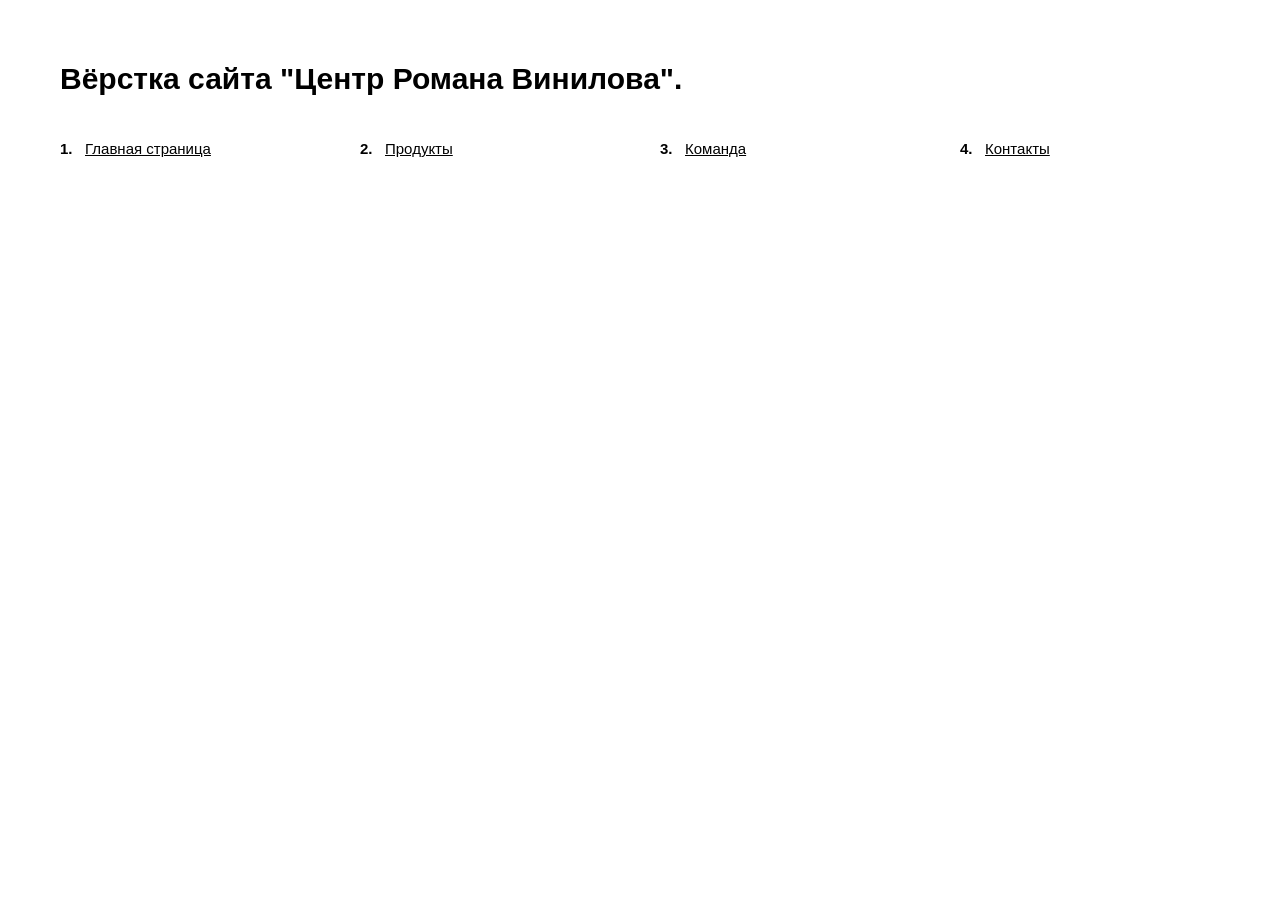
<file: demo_links.html>
<!DOCTYPE html>
<html lang="ru">
	<head>
		<meta http-equiv="Content-Type" content="text/html; charset=utf-8">

		<!-- Адаптирование страницы для мобильных устройств -->
		<meta name="viewport" content="width=device-width, initial-scale=1, maximum-scale=1">

		<!-- Запрет распознования номера телефона -->
		<meta name="format-detection" content="telephone=no">
		<meta name="SKYPE_TOOLBAR" content ="SKYPE_TOOLBAR_PARSER_COMPATIBLE">

		<style>
			*
			{
			    box-sizing: border-box;
			    margin: 0;
			    padding: 0;
			}

			*:before,
			*:after
			{
			    box-sizing: border-box;
			}


			.demo_links
			{
			    padding: 60px;
			}

			.demo_links .title
			{
			    font-family: Arial, 'Helvetica Neue', Helvetica, sans-serif;
			    font-size: 30px;
			    font-weight: 700;
			    line-height: 38px;

			    margin-bottom: 40px;
			}

			.demo_links ol
			{
			    font-family: Arial, 'Helvetica Neue', Helvetica, sans-serif;
			    font-size: 15px;
			    line-height: 21px;

			    counter-reset: li;

			    column-gap: 40px;
			    column-count: 4;
			}

			.demo_links ol li
			{
			    position: relative;

			    display: block;
			    overflow: hidden;

			    padding-left: 25px;

			    list-style-type: none;

			    page-break-inside: avoid;
			    break-inside: avoid;
			}

			.demo_links ol li + li
			{
			    margin-top: 20px;
			}

			.demo_links ol li:before
			{
			    color: #000;
			    font-weight: 700;

			    position: absolute;
			    top: 0;
			    left: 0;

			    content: counters(li, '.') '.';
			    counter-increment: li;
			}


			.demo_links li a
			{
			    color: #000;
			}

			.demo_links li a:hover
			{
			    text-decoration: none;
			}


			@media (max-width: 1279px)
			{
			    .demo_links ol
			    {
			        column-count: 3;
			    }
			}


			@media (max-width: 1023px)
			{
			    .demo_links
			    {
			        padding: 40px;
			    }

			    .demo_links .title
			    {
			        font-size: 28px;
			        line-height: 34px;

			        margin-bottom: 25px;
			    }

			    .demo_links ol
			    {
			        column-count: 2;
			    }
			}


			@media (max-width: 767px)
			{
			    .demo_links
			    {
			        padding: 30px;
			    }

			    .demo_links .title
			    {
			        font-size: 26px;
			        line-height: 32px;
			    }

			    .demo_links ol
			    {
			        column-gap: 40px;
			    }
			}


			@media (max-width: 479px)
			{
			    .demo_links
			    {
			        padding: 20px;
			    }

			    .demo_links .title
			    {
			        font-size: 22px;
			        line-height: 28px;

			        margin-bottom: 25px;
			    }

			    .demo_links ol
			    {
			        column-count: 1;
			    }

			    .demo_links ol li + li
			    {
			        margin-top: 15px;
			    }
			}

		</style>
	</head>

	<body>
		<div class="demo_links">
			<div class="title">Вёрстка сайта "Центр Романа Винилова".</div>

			<ol>
				<li><a href="./index.html" target="_blank">Главная страница</a></li>
				<li><a href="./products.html" target="_blank">Продукты</a></li>
				<li><a href="./team.html" target="_blank">Команда</a></li>
				<li><a href="./contacts.html" target="_blank">Контакты</a></li>
			</ol>
		</div>
	</body>
</html>
</file>
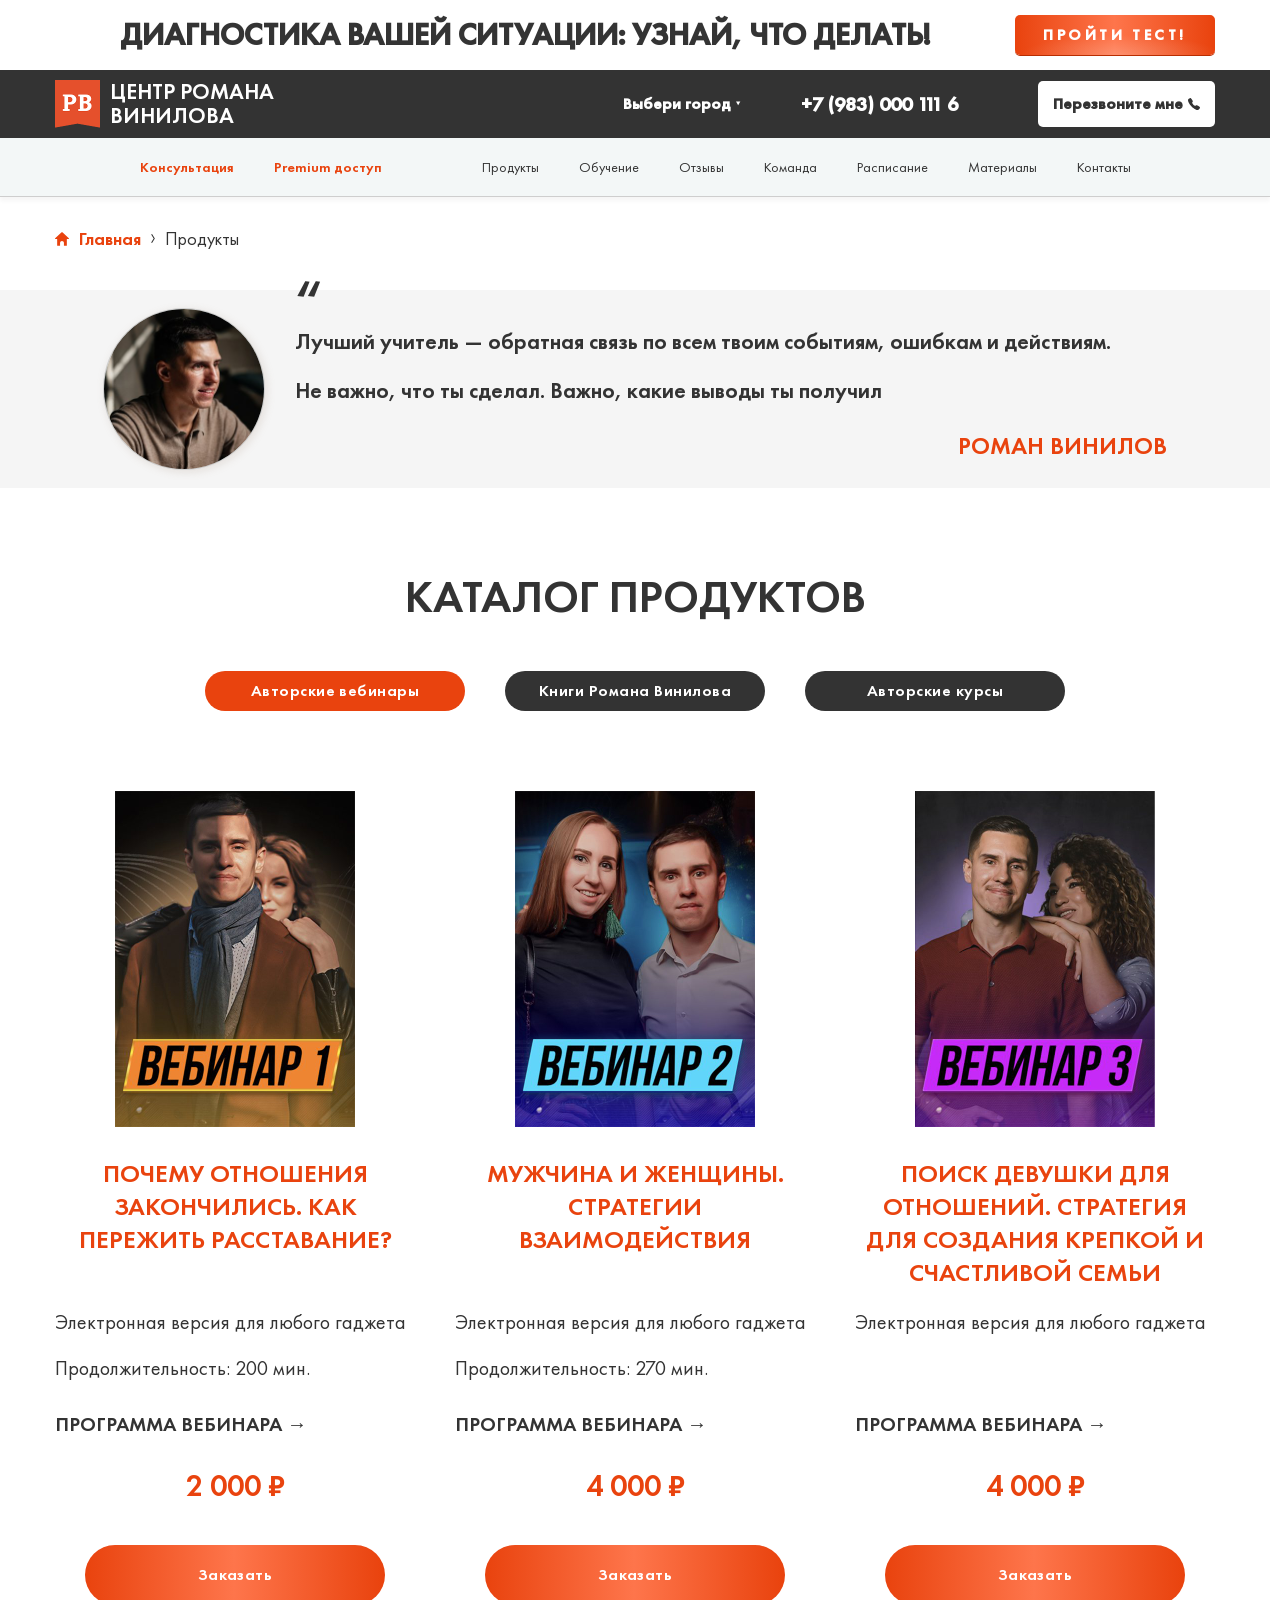
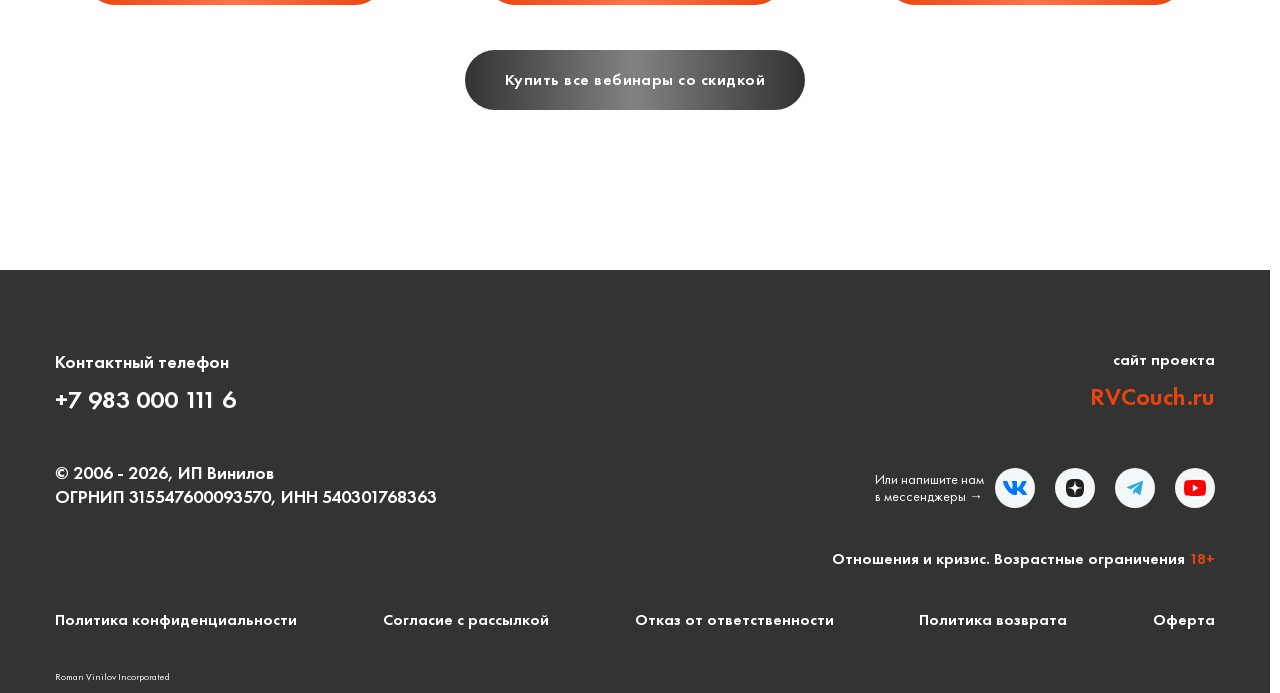
<file: products.html>
<!DOCTYPE html>
<html lang="ru">
	<head>
		<meta charset="utf-8">

		<!-- Adapting the page for mobile devices -->
		<meta name="viewport" content="width=device-width, initial-scale=1, maximum-scale=1">

		<!-- Prohibition of phone number recognition -->
		<meta name="format-detection" content="telephone=no">

		<!-- Page title -->
		<title>Заголовок страницы</title>

		<!-- Meta description -->
		<meta name="description" content="">

		<!-- Meta Keywords -->
		<meta name="keywords" content="">

		<!-- Site icon, size 32x32, transparency supported. Recommended format: .ico or .png -->
		<link rel="shortcut icon" href="favicon.ico">

		<!-- Changing the color of the mobile browser panel -->
		<meta name="msapplication-TileColor" content="#333333">
		<meta name="theme-color" content="#333333">

		<!-- Preloading the main font -->
		<link rel="preload" href="fonts/FuturaPT-Book.woff2" as="font" type="font/woff2" crossorigin>
		<link rel="preload" href="fonts/FuturaPT-Demi.woff2" as="font" type="font/woff2" crossorigin>

		<!-- Connecting style files -->
		<link rel="stylesheet" href="css/reset.css">
		<link rel="stylesheet" href="css/swiper-bundle.min.css">
		<link rel="stylesheet" href="css/swiper.css">
		<link rel="stylesheet" href="css/fancybox.css">
		<link rel="stylesheet" href="css/styles.css">
		<link rel="stylesheet" href="css/fonts.css">

		<link rel="stylesheet" href="css/response_1279.css" media="print, (max-width: 1279px)">
		<link rel="stylesheet" href="css/response_1023.css" media="print, (max-width: 1023px)">
		<link rel="stylesheet" href="css/response_767.css" media="print, (max-width: 767px)">
	</head>

	<body>
		<div class="wrap">
			<div class="main">
				<section class="top_banner">
					<div class="cont">
						<div class="title">Диагностика Вашей ситуации: узнай, что делать!</div>

						<button class="btn">
							<span>пройти тест!</span>
						</button>
					</div>
				</section>

				<header>
					<button type="button" class="close_btn" aria-label="Закрыть меню">
						<svg class="icon"><use href="images/sprite.svg#ic_close"></use></svg>
					</button>

					<div class="top">
						<div class="cont">
							<div class="logo">
								<img src="images/logo.png" alt="">

								<span>Центр романа<br> винилова</span>
							</div>

							<button type="button" class="city_btn" data-open-modal="city_modal">
								<span>Выбери город</span>

								<svg class="icon"><use xlink:href="images/sprite.svg#ic_arr_ver"></use></svg>
							</button>

							<div class="phone">
								<a href="tel:+7 (983) 000 111 6">+7 (983) 000 111 6</a>
							</div>

							<button class="callback_btn">
								<span>Перезвоните мне</span>

								<svg class="icon"><use xlink:href="images/sprite.svg#ic_phone"></use></svg>
							</button>
						</div>
					</div>

					<div class="bottom">
						<div class="cont">
							<nav class="menu">
								<div class="item">
									<a href="/" class="primary">Консультация</a>
								</div>

								<div class="item">
									<a href="/" class="primary">Premium доступ</a>
								</div>

								<div class="item">
									<a href="/">Продукты</a>
								</div>

								<div class="item">
									<a href="/">Обучение</a>
								</div>

								<div class="item">
									<a href="/">Отзывы</a>
								</div>

								<div class="item">
									<a href="/">Команда</a>
								</div>

								<div class="item">
									<a href="/">Расписание</a>
								</div>

								<div class="item">
									<a href="/">Материалы</a>
								</div>

								<div class="item">
									<a href="/">Контакты</a>
								</div>
							</nav>
						</div>
					</div>
				</header>


				<section class="mob_header">
					<div class="cont">
						<div class="logo">
							<img src="images/logo.png" alt="">

							<span>Центр романа<br> винилова</span>
						</div>

						<button type="button" class="city_btn" data-open-modal="city_modal">
							<span>Выбери город</span>

							<svg class="icon"><use href="images/sprite.svg#ic_arr_ver"></use></svg>
						</button>

						<button type="button" class="mob_menu_btn" aria-label="Меню">
							<span></span>
						</button>
					</div>
				</section>


				<section class="page_head">
					<div class="cont">
						<div class="breadcrumbs">
							<a href="/">
								<svg class="icon"><use href="images/sprite.svg#ic_home"></use></svg>

								<span>Главная</span>
							</a>

							<svg class="sep"><use href="images/sprite.svg#ic_sep"></use></svg>

							<span class="current">Продукты</span>
						</div>
					</div>
				</section>


				<section class="quote block">
					<div class="cont">
						<picture class="image">
							<img src="images/quote_img.jpg" alt="" decoding="async" fetchpriority="high" class="cover">
						</picture>

						<div class="data">
							<div class="text">
								<p>Лучший учитель — обратная связь по всем твоим событиям, ошибкам и действиям.</p>

								<p>Не важно, что ты сделал. Важно, какие выводы ты получил</p>
							</div>

							<div class="author">Роман Винилов</div>
						</div>
					</div>
				</section>


				<section class="products block l_m tabs_container">
					<div class="cont">
						<div class="block_head centered">
							<h1 class="title">Каталог продуктов</h1>
						</div>

						<div class="tabs">
							<button type="button" class="btn active" aria-controls="products_tab1" aria-selected="true" data-level="level1">Авторские вебинары</button>

							<button type="button" class="btn" aria-controls="products_tab2" aria-selected="false" tabindex="-1" data-level="level1">Книги Романа Винилова</button>

							<button type="button" class="btn" aria-controls="products_tab3" aria-selected="false" tabindex="-1" data-level="level1">Авторские курсы</button>
						</div>

						<div class="tab_content level1 active" id="products_tab1" role="tabpanel">
							<div class="grid_row">
								<div class="product">
									<div class="top">
										<picture class="image">
											<img src="images/product_img1.jpg" alt="" loading="lazy" decoding="async" class="cover">
										</picture>

										<div class="name">Почему отношения закончились. Как пережить расставание?</div>
									</div>

									<div class="info">
										<div class="desc">
											<p>Электронная версия для любого гаджета</p>

											<p>Продолжительность: 200 мин.</p>
										</div>

										<a href="/" class="program">Программа вебинара →</a>

										<div class="price">2 000 ₽</div>

										<button type="button" class="btn">
											<span>Заказать</span>
										</button>
									</div>
								</div>

								<div class="product">
									<div class="top">
										<picture class="image">
											<img src="images/product_img2.jpg" alt="" loading="lazy" decoding="async" class="cover">
										</picture>

										<div class="name">Мужчина и женщины. Стратегии взаимодействия</div>
									</div>

									<div class="info">
										<div class="desc">
											<p>Электронная версия для любого гаджета</p>

											<p>Продолжительность: 270 мин.</p>
										</div>

										<a href="/" class="program">Программа вебинара →</a>

										<div class="price">4 000 ₽</div>

										<button type="button" class="btn">
											<span>Заказать</span>
										</button>
									</div>
								</div>

								<div class="product">
									<div class="top">
										<picture class="image">
											<img src="images/product_img3.jpg" alt="" loading="lazy" decoding="async" class="cover">
										</picture>

										<div class="name">Поиск девушки для отношений. Стратегия для создания крепкой и счастливой семьи</div>
									</div>

									<div class="info">
										<div class="desc">
											<p>Электронная версия для любого гаджета</p>
										</div>

										<a href="/" class="program">Программа вебинара →</a>

										<div class="price">4 000 ₽</div>

										<button type="button" class="btn">
											<span>Заказать</span>
										</button>
									</div>
								</div>
							</div>

							<button type="button" class="all_btn">
								<span>Купить все вебинары со скидкой</span>
							</button>
						</div>

						<div class="tab_content level1" id="products_tab2" role="tabpanel">
							<div class="grid_row">
								<div class="product product_book">
									<div class="top">
										<picture class="image">
											<img src="images/product_book_img1.jpg" alt="" loading="lazy" decoding="async" class="cover">
										</picture>

										<div class="name">Восстановление отношений. От А до Я</div>
									</div>

									<div class="info">
										<div class="desc">
											<p>Формат: pdf</p>
										</div>

										<a href="/" class="btn">
											<span>Подробнее</span>
										</a>
									</div>
								</div>

								<div class="product product_book">
									<div class="top">
										<picture class="image">
											<img src="images/product_book_img2.jpg" alt="" loading="lazy" decoding="async" class="cover">
										</picture>

										<div class="name">ДВОЕ. Жизнь после секса</div>
									</div>

									<div class="info">
										<div class="desc">
											<p>Формат: pdf</p>
										</div>

										<a href="/" class="btn">
											<span>Подробнее</span>
										</a>
									</div>
								</div>

								<div class="product product_book">
									<div class="top">
										<picture class="image">
											<img src="images/product_book_img3.jpg" alt="" loading="lazy" decoding="async" class="cover">
										</picture>

										<div class="name">#БытьМужчиной. Закаляя характер (ОДИН)</div>
									</div>

									<div class="info">
										<div class="desc">
											<p>Формат: pdf</p>
										</div>

										<a href="/" class="btn">
											<span>Подробнее</span>
										</a>
									</div>
								</div>

								<div class="product product_book">
									<div class="top">
										<picture class="image">
											<img src="images/product_book_img4.jpg" alt="" loading="lazy" decoding="async" class="cover">
										</picture>

										<div class="name">Как вернуть бывшую девушку или жену? Первые шаги</div>
									</div>

									<div class="info">
										<div class="desc">
											<p>Формат: pdf</p>
										</div>

										<a href="/" class="btn">
											<span>Подробнее</span>
										</a>
									</div>
								</div>

								<div class="product product_book">
									<div class="top">
										<picture class="image">
											<img src="images/product_book_img5.jpg" alt="" loading="lazy" decoding="async" class="cover">
										</picture>

										<div class="name">#БытьМужчиной: Первые шаги</div>
									</div>

									<div class="info">
										<div class="desc">
											<p>Формат: pdf</p>
										</div>

										<a href="/" class="btn">
											<span>Подробнее</span>
										</a>
									</div>
								</div>

								<div class="product product_book">
									<div class="top">
										<picture class="image">
											<img src="images/product_book_img6.jpg" alt="" loading="lazy" decoding="async" class="cover">
										</picture>

										<div class="name">#БытьМужчиной: Пошаговая инструкция развития</div>
									</div>

									<div class="info">
										<div class="desc">
											<p>Формат: pdf</p>
										</div>

										<a href="/" class="btn">
											<span>Подробнее</span>
										</a>
									</div>
								</div>

								<div class="product product_book">
									<div class="top">
										<picture class="image">
											<img src="images/product_book_img7.jpg" alt="" loading="lazy" decoding="async" class="cover">
										</picture>

										<div class="name">Простые шаги к регулярному сексу</div>
									</div>

									<div class="info">
										<div class="desc">
											<p>Формат: pdf</p>
										</div>

										<a href="/" class="btn">
											<span>Подробнее</span>
										</a>
									</div>
								</div>

								<div class="product product_book">
									<div class="top">
										<picture class="image">
											<img src="images/product_book_img8.jpg" alt="" loading="lazy" decoding="async" class="cover">
										</picture>

										<div class="name">10 секретов привлекательности в жизни и отношениях</div>
									</div>

									<div class="info">
										<div class="desc">
											<p>Формат: pdf</p>
										</div>

										<a href="/" class="btn">
											<span>Подробнее</span>
										</a>
									</div>
								</div>

								<div class="product product_book">
									<div class="top">
										<picture class="image">
											<img src="images/product_book_img9.jpg" alt="" loading="lazy" decoding="async" class="cover">
										</picture>

										<div class="name">Как вернуть бывшую девушку? Пошаговая инструкция</div>
									</div>

									<div class="info">
										<div class="desc">
											<p>Формат: pdf</p>
										</div>

										<button type="button" class="btn" disabled>
											<span>Не продается</span>
										</button>
									</div>
								</div>
							</div>

							<button type="button" class="all_btn">
								<span>Купить все книги со скидкой</span>
							</button>
						</div>

						<div class="tab_content level1" id="products_tab3" role="tabpanel">
							<div class="grid_row">
								<div class="product product_course">
									<div class="top">
										<picture class="image">
											<img src="images/product_course_img1.jpg" alt="" loading="lazy" decoding="async" class="cover">
										</picture>

										<div class="name">Курс "Как вернуть бывшую жену"</div>
									</div>

									<div class="info">
										<div class="desc">
											<p>Электронная версия для любого гаджета</p>
										</div>

										<a href="/" class="btn">
											<span>Подробнее</span>
										</a>
									</div>
								</div>

								<div class="product product_course">
									<div class="top">
										<picture class="image">
											<img src="images/product_course_img2.jpg" alt="" loading="lazy" decoding="async" class="cover">
										</picture>

										<div class="name">Курс "От слов к возврату: как общаться с бывшей"</div>
									</div>

									<div class="info">
										<div class="desc">
											<p>Электронная версия для любого гаджета</p>
										</div>

										<a href="/" class="btn">
											<span>Подробнее</span>
										</a>
									</div>
								</div>

								<div class="product product_course">
									<div class="top">
										<picture class="image">
											<img src="images/product_course_img3.jpg" alt="" loading="lazy" decoding="async" class="cover">
										</picture>

										<div class="name">Курс "Как вернуть бывшую девушку во что бы то ни стало"</div>
									</div>

									<div class="info">
										<div class="desc">
											<p>Электронная версия для любого гаджета</p>
										</div>

										<a href="/" class="btn">
											<span>Подробнее</span>
										</a>
									</div>
								</div>

								<div class="product product_course">
									<div class="top">
										<picture class="image">
											<img src="images/product_course_img4.jpg" alt="" loading="lazy" decoding="async" class="cover">
										</picture>

										<div class="name">Курс "Как забыть бывшую и пережить расставание с ней"</div>
									</div>

									<div class="info">
										<div class="desc">
											<p>Электронная версия для любого гаджета</p>
										</div>

										<a href="/" class="btn">
											<span>Подробнее</span>
										</a>
									</div>
								</div>
							</div>

							<button type="button" class="all_btn">
								<span>Купить все курсы со скидкой</span>
							</button>
						</div>
					</div>
				</section>
			</div>


			<footer>
				<div class="cont">
					<div class="phone">
						<div class="label">Контактный телефон</div>

						<a href="tel:+79830001116">+7 983 000 111 6</a>
					</div>

					<div class="site">
						<div class="label">сайт проекта</div>

						<a href="https://rvcouch.ru/" target="_blank" rel="noopener nofollow">RVCouch.ru</a>
					</div>

					<div class="copyright">
						<p>&copy; 2006 - 2026, ИП Винилов</p>

						<p>ОГРНИП 315547600093570, ИНН 540301768363</p>
					</div>

					<div class="messengers">
						<div class="label">Или напишите нам в мессенджеры →</div>

						<div class="links">
							<a href="/" target="_blank" class="vk" rel="noopener nofollow">
								<img src="images/ic_vk.svg" alt="">
							</a>

							<a href="/" target="_blank" class="dzen" rel="noopener nofollow">
								<img src="images/ic_dzen.svg" alt="">
							</a>

							<a href="/" target="_blank" class="tg" rel="noopener nofollow">
								<img src="images/ic_telegram.svg" alt="">
							</a>

							<a href="/" target="_blank" class="youtube" rel="noopener nofollow">
								<img src="images/ic_youtube.svg" alt="">
							</a>
						</div>
					</div>

					<div class="age">Отношения и кризис. Возрастные ограничения <span>18+</span></div>

					<nav class="menu">
						<a href="/">Политика конфиденциальности</a>

						<a href="/">Согласие с рассылкой</a>

						<a href="/">Отказ от ответственности</a>

						<a href="/">Политика возврата</a>

						<a href="/">Оферта</a>
					</nav>

					<div class="company">Roman Vinilov Incorporated</div>
				</div>
			</footer>


			<div class="overlay"></div>
		</div>


		<dialog class="modal" id="city_modal">
			<div class="wrapper">
				<div class="inner">
					<button type="button" class="close_btn" data-close-modal>
						<svg class="icon"><use href="images/sprite.svg#ic_close"></use></svg>
					</button>

					<div class="modal_title">Выберите ваш город:</div>

					<div class="cities">
						<button type="button">Москва</button>

						<button type="button">Санкт-Петербург</button>

						<button type="button">Новосибирск</button>

						<button type="button">Екатеринбург</button>

						<button type="button">Омск</button>

						<button type="button">Красноярск</button>

						<button type="button">Сочи</button>

						<button type="button">Гамбург</button>

						<button type="button">Белек</button>

						<button type="button">Хельсинки</button>

						<button type="button">Алматы</button>

						<button type="button">Дубаи, ОАЭ</button>

						<button type="button">Тайланд</button>
					</div>
				</div>
			</div>
		</dialog>


		<dialog class="modal form_modal" id="request_modal">
			<div class="wrapper">
				<div class="inner">
					<button type="button" class="close_btn" data-close-modal aria-label="Закрыть">
						<svg class="icon"><use href="images/sprite.svg#ic_close"></use></svg>
					</button>

					<div class="modal_title">Заполните все поля</div>

					<form action="" class="form">
						<input type="text" name="name" class="input" placeholder="Имя" required>

						<input type="tel" name="phone" class="input" placeholder="+7" required>

						<input type="text" name="telegram" class="input" placeholder="Ник в Telegram" required>

						<textarea name="story" placeholder="Ваша история" required></textarea>

						<label class="checkbox agree">
							<input type="checkbox" name="agree" required>

							<div class="check">
								<svg class="icon"><use href="images/sprite.svg#ic_check"></use></svg>
							</div>

							<span>Политика конфиденциальности</span>
						</label>

						<div class="captcha">
							<label class="checkbox">
								<input type="checkbox" name="captcha">

								<div class="check">
									<svg class="icon"><use href="images/sprite.svg#ic_check"></use></svg>
								</div>

								<span><b>Я не робот</b><br> Нажмите, чтобы продолжить</span>
							</label>
						</div>

						<button type="submit" class="submit_btn">
							<span>Оставить заявку</span>
						</button>
					</form>
				</div>
			</div>
		</dialog>


		<!-- Connecting javascript files -->
		<script src="js/functions.js"></script>
		<script src="js/swiper-bundle.min.js"></script>
		<script src="js/fancybox.js"></script>
		<script src="js/fancybox.ru_RU.js"></script>
		<script src="js/maska.min.js"></script>
		<script src="js/scripts.js"></script>
	</body>
</html>
</file>
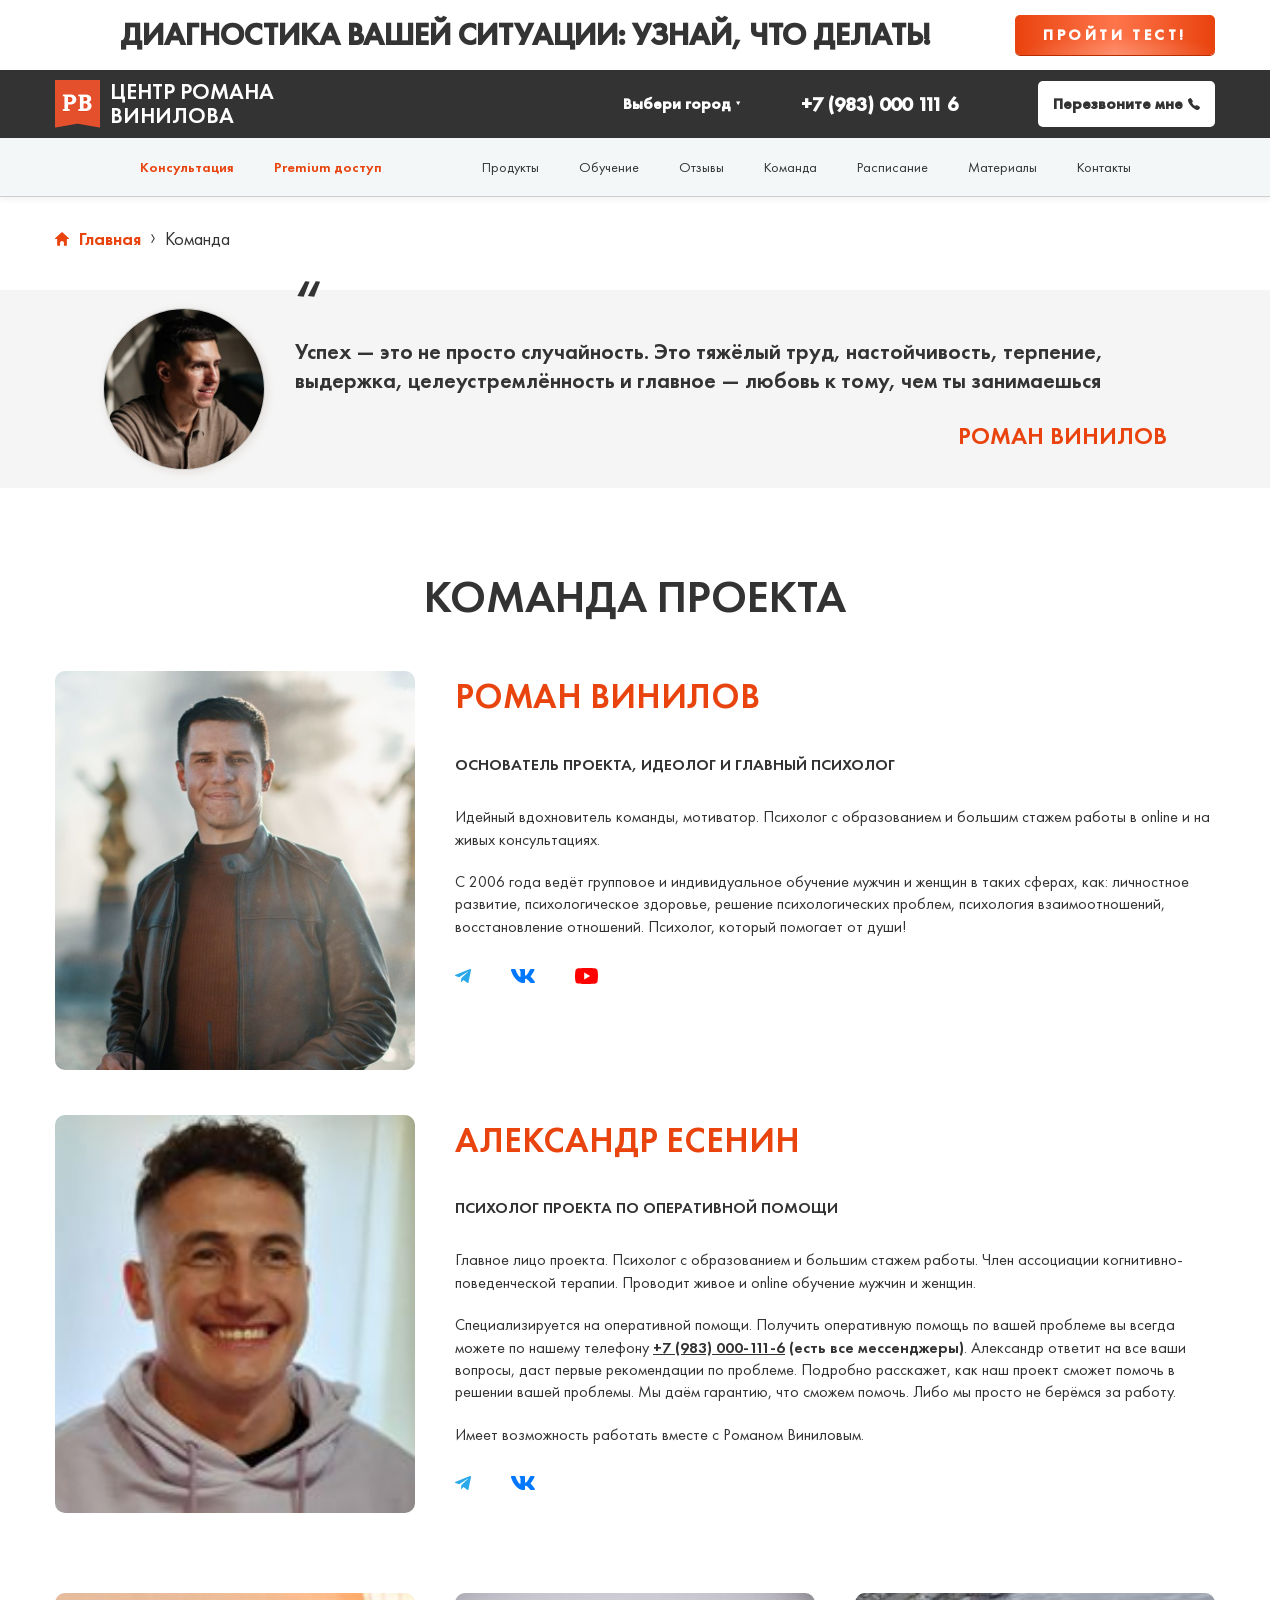
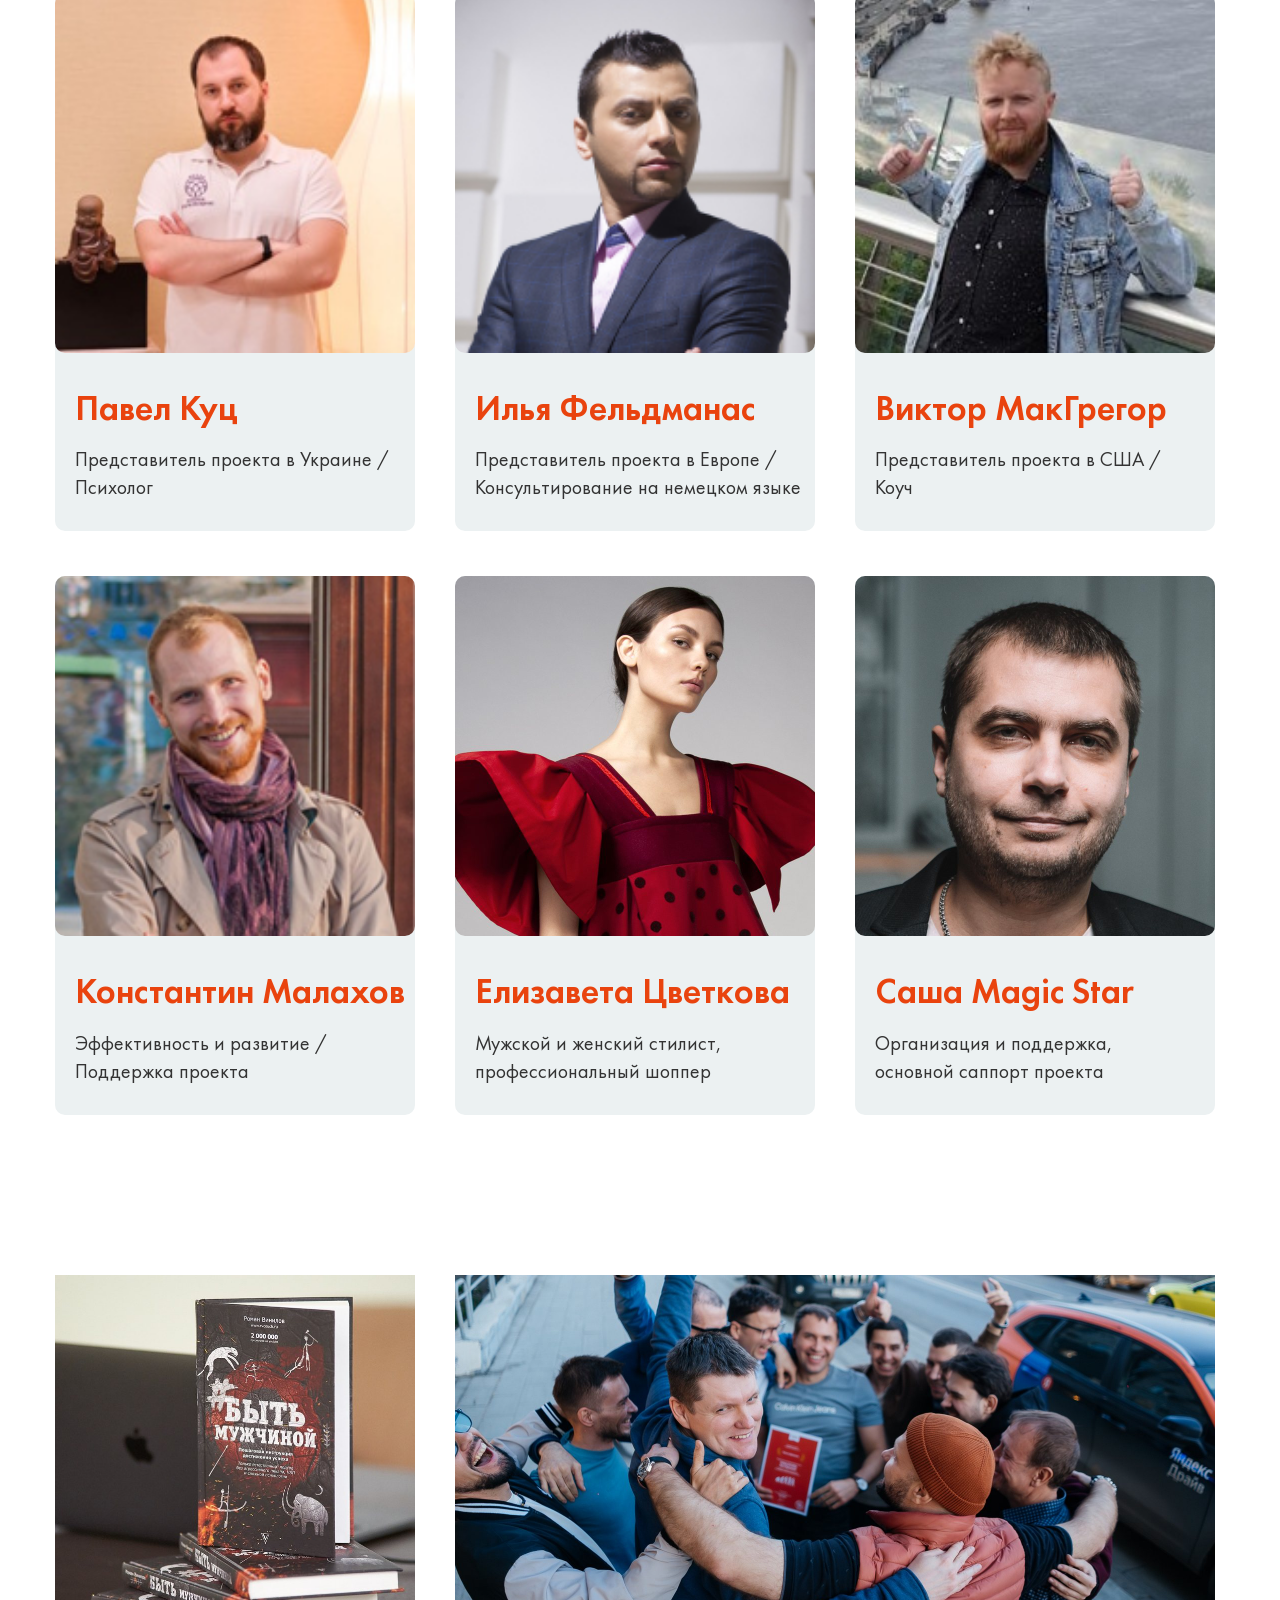
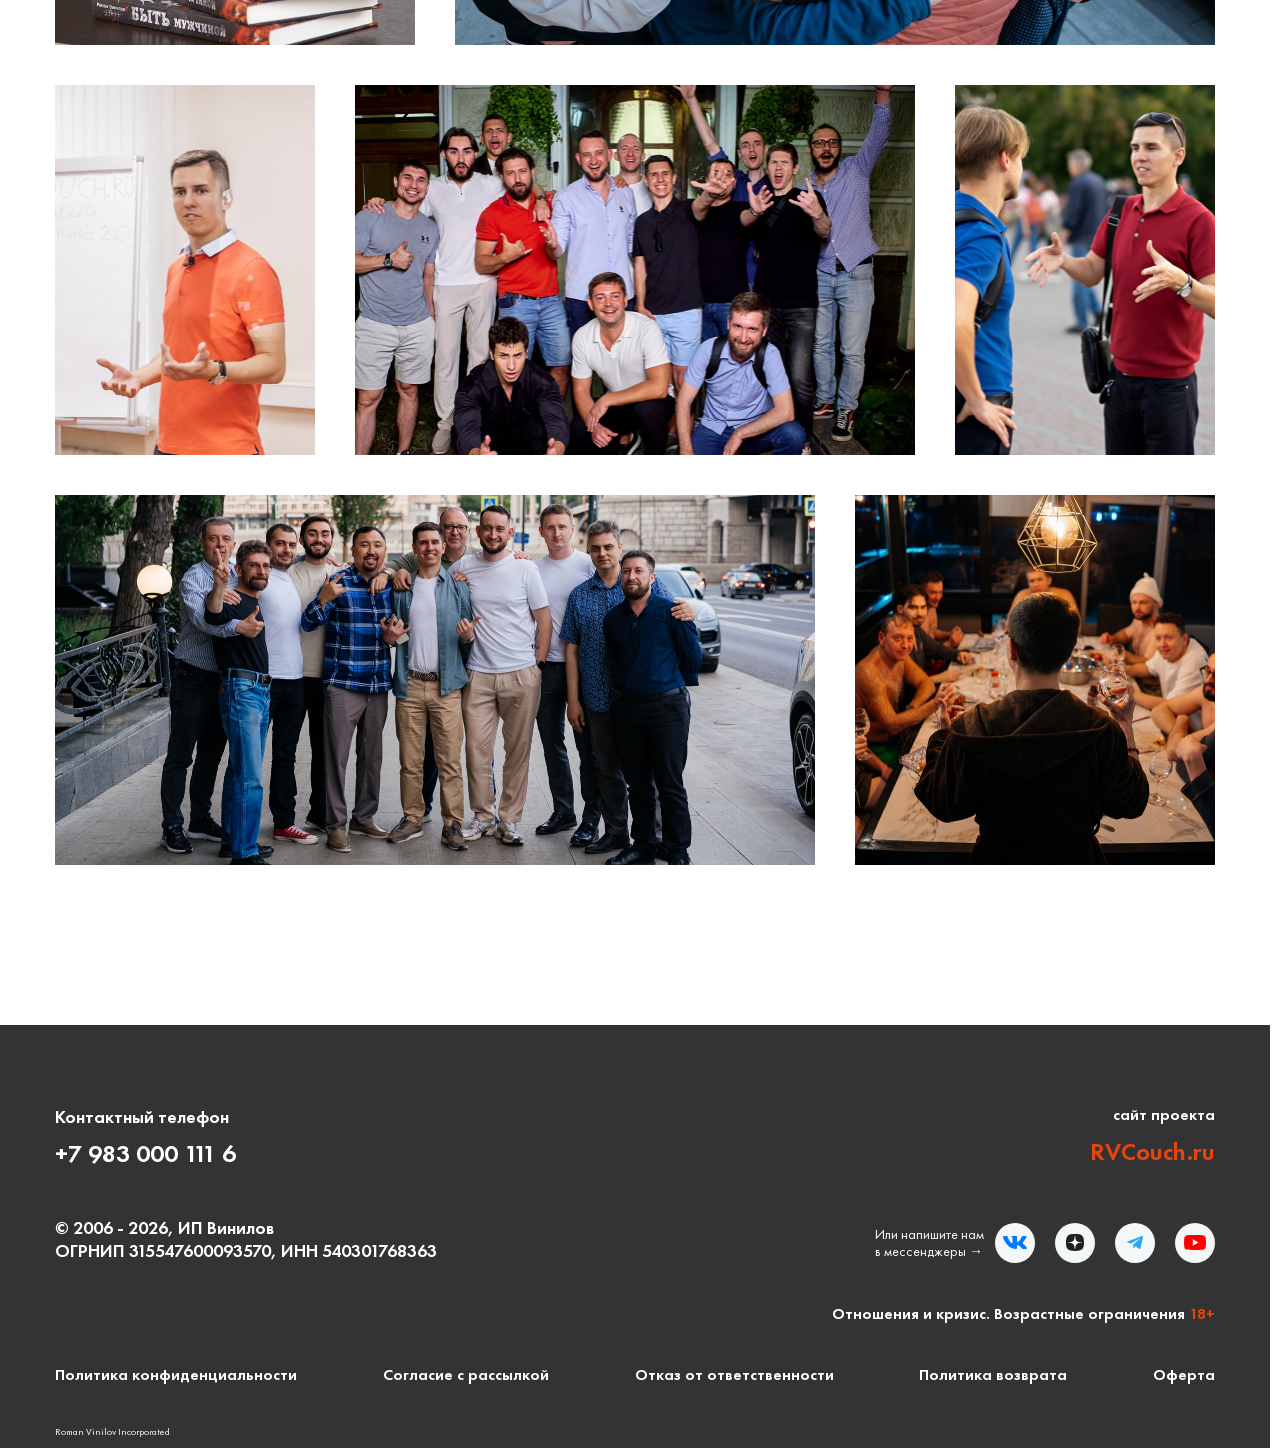
<file: team.html>
<!DOCTYPE html>
<html lang="ru">
	<head>
		<meta charset="utf-8">

		<!-- Adapting the page for mobile devices -->
		<meta name="viewport" content="width=device-width, initial-scale=1, maximum-scale=1">

		<!-- Prohibition of phone number recognition -->
		<meta name="format-detection" content="telephone=no">

		<!-- Page title -->
		<title>Заголовок страницы</title>

		<!-- Meta description -->
		<meta name="description" content="">

		<!-- Meta Keywords -->
		<meta name="keywords" content="">

		<!-- Site icon, size 32x32, transparency supported. Recommended format: .ico or .png -->
		<link rel="shortcut icon" href="favicon.ico">

		<!-- Changing the color of the mobile browser panel -->
		<meta name="msapplication-TileColor" content="#333333">
		<meta name="theme-color" content="#333333">

		<!-- Preloading the main font -->
		<link rel="preload" href="fonts/FuturaPT-Book.woff2" as="font" type="font/woff2" crossorigin>
		<link rel="preload" href="fonts/FuturaPT-Demi.woff2" as="font" type="font/woff2" crossorigin>

		<!-- Connecting style files -->
		<link rel="stylesheet" href="css/reset.css">
		<link rel="stylesheet" href="css/swiper-bundle.min.css">
		<link rel="stylesheet" href="css/swiper.css">
		<link rel="stylesheet" href="css/fancybox.css">
		<link rel="stylesheet" href="css/styles.css">
		<link rel="stylesheet" href="css/fonts.css">

		<link rel="stylesheet" href="css/response_1279.css" media="print, (max-width: 1279px)">
		<link rel="stylesheet" href="css/response_1023.css" media="print, (max-width: 1023px)">
		<link rel="stylesheet" href="css/response_767.css" media="print, (max-width: 767px)">
	</head>

	<body>
		<div class="wrap">
			<div class="main">
				<section class="top_banner">
					<div class="cont">
						<div class="title">Диагностика Вашей ситуации: узнай, что делать!</div>

						<button class="btn">
							<span>пройти тест!</span>
						</button>
					</div>
				</section>

				<header>
					<button type="button" class="close_btn" aria-label="Закрыть меню">
						<svg class="icon"><use href="images/sprite.svg#ic_close"></use></svg>
					</button>

					<div class="top">
						<div class="cont">
							<div class="logo">
								<img src="images/logo.png" alt="">

								<span>Центр романа<br> винилова</span>
							</div>

							<button type="button" class="city_btn" data-open-modal="city_modal">
								<span>Выбери город</span>

								<svg class="icon"><use xlink:href="images/sprite.svg#ic_arr_ver"></use></svg>
							</button>

							<div class="phone">
								<a href="tel:+7 (983) 000 111 6">+7 (983) 000 111 6</a>
							</div>

							<button class="callback_btn">
								<span>Перезвоните мне</span>

								<svg class="icon"><use xlink:href="images/sprite.svg#ic_phone"></use></svg>
							</button>
						</div>
					</div>

					<div class="bottom">
						<div class="cont">
							<nav class="menu">
								<div class="item">
									<a href="/" class="primary">Консультация</a>
								</div>

								<div class="item">
									<a href="/" class="primary">Premium доступ</a>
								</div>

								<div class="item">
									<a href="/">Продукты</a>
								</div>

								<div class="item">
									<a href="/">Обучение</a>
								</div>

								<div class="item">
									<a href="/">Отзывы</a>
								</div>

								<div class="item">
									<a href="/">Команда</a>
								</div>

								<div class="item">
									<a href="/">Расписание</a>
								</div>

								<div class="item">
									<a href="/">Материалы</a>
								</div>

								<div class="item">
									<a href="/">Контакты</a>
								</div>
							</nav>
						</div>
					</div>
				</header>


				<section class="mob_header">
					<div class="cont">
						<div class="logo">
							<img src="images/logo.png" alt="">

							<span>Центр романа<br> винилова</span>
						</div>

						<button type="button" class="city_btn" data-open-modal="city_modal">
							<span>Выбери город</span>

							<svg class="icon"><use href="images/sprite.svg#ic_arr_ver"></use></svg>
						</button>

						<button type="button" class="mob_menu_btn" aria-label="Меню">
							<span></span>
						</button>
					</div>
				</section>


				<section class="page_head">
					<div class="cont">
						<div class="breadcrumbs">
							<a href="/">
								<svg class="icon"><use href="images/sprite.svg#ic_home"></use></svg>

								<span>Главная</span>
							</a>

							<svg class="sep"><use href="images/sprite.svg#ic_sep"></use></svg>

							<span class="current">Команда</span>
						</div>
					</div>
				</section>


				<section class="quote block">
					<div class="cont">
						<picture class="image">
							<img src="images/quote_img.jpg" alt="" decoding="async" fetchpriority="high" class="cover">
						</picture>

						<div class="data">
							<div class="text">
								<p>Успех — это не просто случайность. Это тяжёлый труд, настойчивость, терпение, выдержка, целеустремлённость и главное — любовь к тому, чем ты занимаешься</p>
							</div>

							<div class="author">Роман Винилов</div>
						</div>
					</div>
				</section>


				<section class="team block l_m">
					<div class="cont">
						<div class="block_head centered">
							<h1 class="title">Команда проекта</h1>
						</div>

						<div class="experts">
							<div class="expert">
								<picture class="image">
									<img src="images/team_expert_img1.jpg" alt="" loading="lazy" decoding="async" class="cover">
								</picture>

								<div class="info">
									<div class="name">Роман Винилов</div>

									<div class="post">основатель проекта, идеолог и главный психолог</div>

									<div class="text">
										<p>Идейный вдохновитель команды, мотиватор. Психолог с образованием и большим стажем работы в online и на живых консультациях.</p>

										<p>С 2006 года ведёт групповое и индивидуальное обучение мужчин и женщин в таких сферах, как: личностное развитие, психологическое здоровье, решение психологических проблем, психология взаимоотношений, восстановление отношений. Психолог, который помогает от души!</p>
									</div>

									<div class="links">
										<a href="/" target="_blank" rel="noopener nofollow">
											<img src="images/ic_telegram.svg" alt="" loading="lazy" decoding="async" class="icon">
										</a>

										<a href="/" target="_blank" rel="noopener nofollow">
											<img src="images/ic_vk.svg" alt="" loading="lazy" decoding="async" class="icon">
										</a>

										<a href="/" target="_blank" rel="noopener nofollow">
											<img src="images/ic_youtube.svg" alt="" loading="lazy" decoding="async" class="icon">
										</a>
									</div>
								</div>
							</div>

							<div class="expert">
								<picture class="image">
									<img src="images/team_expert_img2.jpg" alt="" loading="lazy" decoding="async" class="cover">
								</picture>

								<div class="info">
									<div class="name">Александр Есенин</div>

									<div class="post">психолог проекта по оперативной помощи</div>

									<div class="text">
										<p>Главное лицо проекта. Психолог с образованием и большим стажем работы. Член ассоциации когнитивно-поведенческой терапии. Проводит живое и online обучение мужчин и женщин.</p>

										<p>Специализируется на оперативной помощи. Получить оперативную помощь по вашей проблеме вы всегда можете по нашему телефону <b><a href="tel:+79830001116">+7 (983) 000-111-6</a> (есть все мессенджеры)</b>. Александр ответит на все ваши вопросы, даст первые рекомендации по проблеме. Подробно расскажет, как наш проект сможет помочь в решении вашей проблемы. Мы даём гарантию, что сможем помочь. Либо мы просто не берёмся за работу.</p>

										<p>Имеет возможность работать вместе с Романом Виниловым.</p>
									</div>

									<div class="links">
										<a href="/" target="_blank" rel="noopener nofollow">
											<img src="images/ic_telegram.svg" alt="" loading="lazy" decoding="async" class="icon">
										</a>

										<a href="/" target="_blank" rel="noopener nofollow">
											<img src="images/ic_vk.svg" alt="" loading="lazy" decoding="async" class="icon">
										</a>
									</div>
								</div>
							</div>
						</div>

						<div class="grid_row">
							<div class="person">
								<picture class="image">
									<img src="images/team_member_img1.jpg" alt="" loading="lazy" decoding="async" class="cover">
								</picture>

								<div class="info">
									<div class="name">Павел Куц</div>

									<div class="post">Представитель проекта в Украине /<br> Психолог</div>
								</div>
							</div>

							<div class="person">
								<picture class="image">
									<img src="images/team_member_img2.jpg" alt="" loading="lazy" decoding="async" class="cover">
								</picture>

								<div class="info">
									<div class="name">Илья Фельдманас</div>

									<div class="post">Представитель проекта в Европе /<br> Консультирование на немецком языке</div>
								</div>
							</div>

							<div class="person">
								<picture class="image">
									<img src="images/team_member_img3.jpg" alt="" loading="lazy" decoding="async" class="cover">
								</picture>

								<div class="info">
									<div class="name">Виктор МакГрегор</div>

									<div class="post">Представитель проекта в США /<br> Коуч</div>
								</div>
							</div>

							<div class="person">
								<picture class="image">
									<img src="images/team_member_img4.jpg" alt="" loading="lazy" decoding="async" class="cover">
								</picture>

								<div class="info">
									<div class="name">Константин Малахов</div>

									<div class="post">Эффективность и развитие /<br> Поддержка проекта</div>
								</div>
							</div>

							<div class="person">
								<picture class="image">
									<img src="images/team_member_img5.jpg" alt="" loading="lazy" decoding="async" class="cover">
								</picture>

								<div class="info">
									<div class="name">Елизавета Цветкова</div>

									<div class="post">Мужской и женский стилист,<br> профессиональный шоппер</div>
								</div>
							</div>

							<div class="person">
								<picture class="image">
									<img src="images/team_member_img6.jpg" alt="" loading="lazy" decoding="async" class="cover">
								</picture>

								<div class="info">
									<div class="name">Саша Magic Star</div>

									<div class="post">Организация и поддержка,<br> основной саппорт проекта</div>
								</div>
							</div>
						</div>
					</div>
				</section>


				<section class="photo_gallery block l_m">
					<div class="cont">
						<div class="grid_row">
							<a href="images/photo_gallery_img1_big.jpg" class="photo" data-fancybox="photo_gallery">
								<img src="images/photo_gallery_img1.jpg" alt="" loading="lazy" decoding="async" class="cover">
							</a>

							<a href="images/photo_gallery_img2_big.jpg" class="photo wide" data-fancybox="photo_gallery">
								<img src="images/photo_gallery_img2.jpg" alt="" loading="lazy" decoding="async" class="cover">
							</a>

							<a href="images/photo_gallery_img3_big.jpg" class="photo quarter" data-fancybox="photo_gallery">
								<img src="images/photo_gallery_img3.jpg" alt="" loading="lazy" decoding="async" class="cover">
							</a>

							<a href="images/photo_gallery_img4_big.jpg" class="photo quarter wide" data-fancybox="photo_gallery">
								<img src="images/photo_gallery_img4.jpg" alt="" loading="lazy" decoding="async" class="cover">
							</a>

							<a href="images/photo_gallery_img5_big.jpg" class="photo quarter" data-fancybox="photo_gallery">
								<img src="images/photo_gallery_img5.jpg" alt="" loading="lazy" decoding="async" class="cover">
							</a>

							<a href="images/photo_gallery_img6_big.jpg" class="photo wide" data-fancybox="photo_gallery">
								<img src="images/photo_gallery_img6.jpg" alt="" loading="lazy" decoding="async" class="cover">
							</a>

							<a href="images/photo_gallery_img7_big.jpg" class="photo" data-fancybox="photo_gallery">
								<img src="images/photo_gallery_img7.jpg" alt="" loading="lazy" decoding="async" class="cover">
							</a>
						</div>
					</div>
				</section>
			</div>


			<footer>
				<div class="cont">
					<div class="phone">
						<div class="label">Контактный телефон</div>

						<a href="tel:+79830001116">+7 983 000 111 6</a>
					</div>

					<div class="site">
						<div class="label">сайт проекта</div>

						<a href="https://rvcouch.ru/" target="_blank" rel="noopener nofollow">RVCouch.ru</a>
					</div>

					<div class="copyright">
						<p>&copy; 2006 - 2026, ИП Винилов</p>

						<p>ОГРНИП 315547600093570, ИНН 540301768363</p>
					</div>

					<div class="messengers">
						<div class="label">Или напишите нам в мессенджеры →</div>

						<div class="links">
							<a href="/" target="_blank" class="vk" rel="noopener nofollow">
								<img src="images/ic_vk.svg" alt="">
							</a>

							<a href="/" target="_blank" class="dzen" rel="noopener nofollow">
								<img src="images/ic_dzen.svg" alt="">
							</a>

							<a href="/" target="_blank" class="tg" rel="noopener nofollow">
								<img src="images/ic_telegram.svg" alt="">
							</a>

							<a href="/" target="_blank" class="youtube" rel="noopener nofollow">
								<img src="images/ic_youtube.svg" alt="">
							</a>
						</div>
					</div>

					<div class="age">Отношения и кризис. Возрастные ограничения <span>18+</span></div>

					<nav class="menu">
						<a href="/">Политика конфиденциальности</a>

						<a href="/">Согласие с рассылкой</a>

						<a href="/">Отказ от ответственности</a>

						<a href="/">Политика возврата</a>

						<a href="/">Оферта</a>
					</nav>

					<div class="company">Roman Vinilov Incorporated</div>
				</div>
			</footer>


			<div class="overlay"></div>
		</div>


		<dialog class="modal" id="city_modal">
			<div class="wrapper">
				<div class="inner">
					<button type="button" class="close_btn" data-close-modal>
						<svg class="icon"><use href="images/sprite.svg#ic_close"></use></svg>
					</button>

					<div class="modal_title">Выберите ваш город:</div>

					<div class="cities">
						<button type="button">Москва</button>

						<button type="button">Санкт-Петербург</button>

						<button type="button">Новосибирск</button>

						<button type="button">Екатеринбург</button>

						<button type="button">Омск</button>

						<button type="button">Красноярск</button>

						<button type="button">Сочи</button>

						<button type="button">Гамбург</button>

						<button type="button">Белек</button>

						<button type="button">Хельсинки</button>

						<button type="button">Алматы</button>

						<button type="button">Дубаи, ОАЭ</button>

						<button type="button">Тайланд</button>
					</div>
				</div>
			</div>
		</dialog>


		<dialog class="modal form_modal" id="request_modal">
			<div class="wrapper">
				<div class="inner">
					<button type="button" class="close_btn" data-close-modal aria-label="Закрыть">
						<svg class="icon"><use href="images/sprite.svg#ic_close"></use></svg>
					</button>

					<div class="modal_title">Заполните все поля</div>

					<form action="" class="form">
						<input type="text" name="name" class="input" placeholder="Имя" required>

						<input type="tel" name="phone" class="input" placeholder="+7" required>

						<input type="text" name="telegram" class="input" placeholder="Ник в Telegram" required>

						<textarea name="story" placeholder="Ваша история" required></textarea>

						<label class="checkbox agree">
							<input type="checkbox" name="agree" required>

							<div class="check">
								<svg class="icon"><use href="images/sprite.svg#ic_check"></use></svg>
							</div>

							<span>Политика конфиденциальности</span>
						</label>

						<div class="captcha">
							<label class="checkbox">
								<input type="checkbox" name="captcha">

								<div class="check">
									<svg class="icon"><use href="images/sprite.svg#ic_check"></use></svg>
								</div>

								<span><b>Я не робот</b><br> Нажмите, чтобы продолжить</span>
							</label>
						</div>

						<button type="submit" class="submit_btn">
							<span>Оставить заявку</span>
						</button>
					</form>
				</div>
			</div>
		</dialog>


		<!-- Connecting javascript files -->
		<script src="js/functions.js"></script>
		<script src="js/swiper-bundle.min.js"></script>
		<script src="js/fancybox.js"></script>
		<script src="js/fancybox.ru_RU.js"></script>
		<script src="js/maska.min.js"></script>
		<script src="js/scripts.js"></script>
	</body>
</html>
</file>
<file: css/styles.css>
/*-------------------
    Global styles
-------------------*/
:root
{
    --bg: #fff;
    --bg_dark: #333;
    --bg_grey: #f3f7f7;
    --cont_padding: 24px;
    --cont_padding_double: calc(var(--cont_padding) * 2);
    --cont_padding_half: calc(var(--cont_padding) * .5);
    --header_height: 1px;
    --content_width: 1160px;
    --scroll_width: 17px;
    --custom_scroll_width: 10px;
    --custom_scroll_height: 10px;
    --custom_scroll_border_radius: 0;
    --custom_scroll_scrollbar_color: var(--bg);
    --custom_scroll_scrollbar_thumb_color: var(--primary_color);
    --primary_color: #e9430e;
    --dark_color: #333;
    --light_color: #fff;
    --black_color: #000;
    --grey_color: #cecece;
    --focus_color: var(--primary_color);
    --font_size_xl: 20px;
    --font_size_l: 18px;
    --font_size: 16px;
    --font_size_s: 14px;
    --font_size_xs: 12px;
    --font_size_title_l: 65px;
    --font_size_title: 45px;
    --font_size_title_s: 35px;
    --font_size_title_xs: 25px;
    --font_family_primary: 'FuturaPT', 'Arial', sans-serif;
    --block_head_offset: 45px;
    --block_padding_l: 48px;
    --block_padding: 40px;
    --block_padding_s: 30px;
    --outside_gap_l: 160px;
    --outside_gap: 80px;
    --inner_gap_l: 25px;
    --inner_gap: 20px;
    --inner_gap_s: 15px;
    --inner_gap_xs: 10px;
    --inner_gap_xxs: 5px;
    --border_radius_max: 100px;
    --border_radius_l: 30px;
    --border_radius: 20px;
    --border_radius_s: 10px;
    --border_radius_xs: 5px;
    --zero_px: calc(0 * 1px);
}


::selection
{
    color: var(--light_color);
    background: var(--primary_color);
}


html
{
    height: 100%;
    min-height: 100dvh;

    scrollbar-gutter: stable;


    &:has(dialog[open])
    {
        overflow: hidden;
    }
}


body
{
    height: 100%;
    min-height: 100dvh;

    font-family: var(--font_family_primary);
    font-size: var(--font_size);
    font-weight: 400;
    line-height: normal;

    color: var(--dark_color);


    &.lock
    {
        overflow: clip;
    }
}


button
{
    display: inline-block;

    font-family: inherit;
    font-size: inherit;
    font-weight: inherit;
    line-height: inherit;
    letter-spacing: inherit;

    cursor: pointer;
    vertical-align: top;

    color: inherit;
    border: none;
    background: none;
}


@media (prefers-reduced-motion: reduce)
{
    html
    {
        scroll-behavior: auto;
    }


    *,
    *:before,
    *:after
    {
        transition-duration: .01ms !important;
        animation-duration: .01ms !important;
        animation-iteration-count: 1 !important;
    }
}


.wrap
{
    position: relative;

    display: flex;
    overflow: clip;
    flex-direction: column;

    min-height: 100%;

    background: var(--bg);


    & > .main
    {
        position: relative;

        display: flex;
        flex: 1 0 auto;
        flex-direction: column;
    }
}


.cont
{
    width: 100%;
    max-width: calc(var(--content_width) + var(--cont_padding_double));
    margin-inline: auto;
    padding-inline: var(--cont_padding);
}


.block
{
    margin-bottom: var(--outside_gap);


    &.l_m
    {
        margin-bottom: var(--outside_gap_l);
    }
}


img.cover,
video.cover
{
    display: block;

    width: 100%;
    height: 100%;

    border-radius: inherit;

    object-fit: cover;
}


.overlay
{
    position: fixed;
    z-index: 100;
    top: 0;
    left: 0;

    visibility: hidden;

    width: 100%;
    height: 100%;

    transition: opacity .3s linear, visibility .3s linear;

    opacity: 0;
    background: rgba(0, 0, 0, .5);


    &.show
    {
        visibility: visible;

        opacity: 1;
    }
}



/* Shine running over the buttons */
@keyframes btn_shine
{
    0%
    {
        left: -50px;
    }

    20%,
    100%
    {
        left: 120%;
    }
}



/*-------------------
    Custom scroll
-------------------*/
@media (hover: hover)
{
    html ::-webkit-scrollbar
    {
        width: var(--custom_scroll_width);
        height: var(--custom_scroll_height);

        border-radius: var(--custom_scroll_border_radius);
        background-color: var(--custom_scroll_scrollbar_color);
    }


    html ::-webkit-scrollbar-thumb
    {
        border-radius: var(--custom_scroll_border_radius);
        background-color: var(--custom_scroll_scrollbar_thumb_color);
    }


    /* Firefox. In Chrome the standard properties override ::-webkit-scrollbar */
    @supports not selector(::-webkit-scrollbar)
    {
        html
        {
            scrollbar-width: thin;
            scrollbar-color: var(--custom_scroll_scrollbar_thumb_color) var(--custom_scroll_scrollbar_color);
        }
    }
}



/*--------------
    Grid row
--------------*/
.grid_row
{
    display: flex;
    align-content: stretch;
    align-items: stretch;
    flex-wrap: wrap;
    justify-content: flex-start;
    gap: var(--gap_y) var(--gap_x);

    --items_per_line: 3;
    --gap_x: var(--inner_gap);
    --gap_y: var(--inner_gap);


    &.centered
    {
        justify-content: center;
    }


    /* Width of N columns plus (N - 1) gaps between them, N = --width_multiplier */
    & > *
    {
        width: calc((100% - var(--gap_x) * (var(--items_per_line) - 1)) / var(--items_per_line) * var(--width_multiplier, 1) + var(--gap_x) * (var(--width_multiplier, 1) - 1));
    }
}



/*----------------
    Top banner
----------------*/
.top_banner
{
    padding-block: var(--inner_gap_s);


    .cont
    {
        display: flex;
        align-content: center;
        align-items: center;
        flex-wrap: nowrap;
        justify-content: space-between;
        column-gap: var(--inner_gap);
        row-gap: var(--inner_gap_s);

        text-align: center;
    }


    .title
    {
        margin-inline: auto;

        font-size: 31px;
        font-weight: 700;
        line-height: 120%;

        text-transform: uppercase;

        color: #343434;
    }


    .btn
    {
        position: relative;

        overflow: hidden;

        width: 200px;
        max-width: 100%;
        height: 40px;

        font-size: 15px;
        font-weight: 700;
        letter-spacing: 3.459px;

        text-transform: uppercase;

        color: var(--light_color);
        border-radius: var(--border_radius_xs);
        background: radial-gradient(50% 50% at 53% 100%, rgba(255, 255, 255, .20) 0%, rgba(255, 255, 255, .00) 100%), linear-gradient(90deg, var(--primary_color) .06%, #fe754b 49.7%, var(--primary_color) 99.34%);
        box-shadow: 0 1.812px 27.682px 0 rgba(255, 255, 255, .40) inset;
        box-shadow: 0 1px 0 #b82e02;


        span
        {
            position: relative;
            z-index: 3;
        }


        &::after
        {
            position: absolute;
            z-index: 1;
            top: 0;
            left: -50px;

            display: block;

            width: 40px;
            height: 100%;

            content: '';
            transform: skewX(-30deg);
            animation: btn_shine 3s linear infinite;
            pointer-events: none;

            background: rgba(255, 255, 255, .40);
        }
    }
}



/*------------
    Header
------------*/
header
{
    margin-bottom: 50px;


    .close_btn
    {
        display: none;
    }


    .top
    {
        padding-block: var(--inner_gap_xs);

        color: var(--light_color);
        background: var(--bg_dark);
    }


    .bottom
    {
        padding-block: var(--inner_gap);

        border-bottom: 1px solid #cecece;
        background: #f3f7f7;
        box-shadow: 0 4px 4px 0 rgba(35, 35, 35, .04);


        &.fixed
        {
            position: fixed;
            z-index: 20;
            top: 0;
            left: 0;

            width: 100%;

            animation: header_move_down .5s;
        }
    }


    .cont
    {
        display: flex;
        align-content: center;
        align-items: center;
        flex-wrap: wrap;
        justify-content: space-between;
    }


    .logo
    {
        display: flex;
        align-content: center;
        align-items: center;
        flex-wrap: wrap;
        justify-content: flex-start;
        gap: var(--inner_gap_xs);

        margin-right: auto;

        font-size: 22px;
        font-weight: 500;
        line-height: 109.091%;

        text-decoration: none;
        text-transform: uppercase;


        img
        {
            display: block;

            width: 45px;
            height: 48px;
        }
    }


    .city_btn
    {
        display: flex;
        align-content: center;
        align-items: center;
        flex-wrap: wrap;
        justify-content: flex-start;
        gap: var(--inner_gap_xxs);

        font-weight: 700;
        line-height: 130%;


        .icon
        {
            display: block;

            width: 5px;

            aspect-ratio: 1 / 1;
        }
    }


    .phone
    {
        margin-left: 60px;

        font-size: var(--font_size_xl);
        font-weight: 700;
        line-height: 130%;


        a
        {
            white-space: nowrap;
            text-decoration: none;

            color: currentColor;
        }
    }


    .callback_btn
    {
        position: relative;

        display: flex;
        overflow: hidden;
        align-content: center;
        align-items: center;
        flex-wrap: wrap;
        justify-content: center;
        gap: var(--inner_gap_xxs);

        height: 46px;
        margin-left: var(--outside_gap);
        padding-inline: var(--inner_gap_s);

        font-weight: 700;
        line-height: 130%;

        color: var(--dark_color);
        border-radius: var(--border_radius_xs);
        background: var(--light_color);


        .icon
        {
            display: block;

            width: 12px;

            aspect-ratio: 1 / 1;
        }
    }


    .menu
    {
        display: flex;
        align-content: flex-start;
        align-items: flex-start;
        flex-wrap: wrap;
        justify-content: center;
        gap: var(--block_padding);

        width: 100%;


        .item
        {
            &:nth-child(2)
            {
                margin-right: 60px;
            }


            a
            {
                display: block;

                font-size: var(--font_size_s);

                transition: color .2s linear;
                text-decoration: none;

                color: currentColor;


                &.primary
                {
                    font-weight: 500;

                    color: var(--primary_color);
                }


                &.active
                {
                    color: var(--primary_color);
                }
            }


            @media (hover: hover) and (pointer: fine)
            {
                &:hover,
                &:focus-within
                {
                    & > a
                    {
                        color: var(--primary_color);
                    }
                }
            }
        }
    }
}


@keyframes header_move_down
{
    0%
    {
        transform: translateY(-100%);
    }
}



/*-----------------
    Mob. header
-----------------*/
.mob_header
{
    position: sticky;
    z-index: 9;
    top: 0;

    display: none;

    margin-bottom: var(--block_padding);

    color: var(--light_color);
    background: var(--bg_dark);


    .cont
    {
        display: flex;
        align-content: center;
        align-items: center;
        flex-wrap: nowrap;
        justify-content: space-between;

        min-height: 70px;
    }


    .logo
    {
        display: flex;
        align-content: center;
        align-items: center;
        flex-wrap: nowrap;
        justify-content: flex-start;
        gap: var(--inner_gap_xs);

        margin-right: auto;

        font-size: 22px;
        font-weight: 500;
        line-height: 109.091%;

        text-transform: uppercase;


        img
        {
            display: block;

            width: 45px;
            height: 48px;
        }
    }


    .city_btn
    {
        display: flex;
        align-content: center;
        align-items: center;
        flex-wrap: wrap;
        justify-content: flex-start;
        gap: var(--inner_gap_xxs);

        margin-left: var(--inner_gap);

        font-weight: 700;
        line-height: 130%;


        .icon
        {
            display: block;

            width: 5px;

            aspect-ratio: 1 / 1;
        }
    }


    .mob_menu_btn
    {
        display: flex;
        align-content: center;
        align-items: center;
        flex-shrink: 0;
        flex-wrap: wrap;
        justify-content: center;

        width: 35px;
        margin-left: var(--inner_gap_l);

        color: var(--dark_color);
        border: 1px solid #929292;
        border-radius: var(--border_radius_xs);
        background: var(--light_color);

        aspect-ratio: 1 / 1;


        span
        {
            position: relative;

            display: block;

            width: 15px;
            height: 2px;

            transition: background .2s linear;

            background: currentColor;


            &:before,
            &:after
            {
                position: absolute;
                top: -4px;
                left: 0;

                display: block;

                width: 100%;
                height: 100%;

                content: '';
                transition: .2s linear;

                background: currentColor;
            }


            &:after
            {
                top: 4px;
            }
        }


        &.active
        {
            span
            {
                background: transparent;


                &:before
                {
                    top: 0;

                    transform: rotate(-45deg);
                }


                &:after
                {
                    top: 0;

                    transform: rotate(45deg);
                }
            }
        }
    }
}







/*---------------
    Page head
---------------*/
.page_head
{
    margin-top: calc(var(--inner_gap) * -1);
    margin-bottom: var(--block_padding);


    .breadcrumbs
    {
        display: flex;
        align-content: center;
        align-items: center;
        flex-wrap: wrap;
        justify-content: flex-start;
        gap: var(--inner_gap_xs);

        font-size: var(--font_size_l);
        line-height: 130%;


        a
        {
            display: flex;
            align-content: center;
            align-items: center;
            flex-wrap: nowrap;
            justify-content: flex-start;
            gap: var(--inner_gap_xs);

            font-weight: 500;

            transition: color .2s linear;
            text-decoration: none;

            color: var(--primary_color);


            @media (hover: hover) and (pointer: fine)
            {
                &:hover
                {
                    color: var(--dark_color);
                }
            }
        }


        .icon
        {
            display: block;

            width: 14px;

            aspect-ratio: 1 / 1;
        }


        .sep
        {
            display: block;

            width: 4px;
            height: 9px;
        }
    }
}



/*----------------
    Block head
----------------*/
.block_head
{
    display: flex;
    flex-direction: column;
    gap: var(--inner_gap);

    margin-bottom: var(--block_head_offset);


    &.centered
    {
        align-items: center;

        text-align: center;
    }


    .title
    {
        font-size: var(--font_size_title);
        font-weight: 500;

        text-transform: uppercase;

        color: var(--dark_color);


        span
        {
            color: var(--primary_color);
        }


        &.size_д
        {
            font-size: var(--font_size_title_l);
        }
    }


    .desc
    {
        display: flex;
        flex-direction: column;
        gap: var(--inner_gap_xs);

        font-size: var(--font_size_title_xs);
        line-height: 130%;
    }
}



/*----------
    Tabs
----------*/
.tabs
{
    display: flex;
    align-content: stretch;
    align-items: stretch;
    flex-wrap: wrap;
    justify-content: flex-start;
    gap: var(--block_padding);

    margin-bottom: var(--block_head_offset);


    .btn
    {
        position: relative;

        display: flex;
        align-content: center;
        align-items: center;
        flex-wrap: wrap;
        justify-content: center;

        width: 220px;
        max-width: 100%;
        height: 40px;
        padding-inline: var(--block_padding_s);

        font-weight: 500;
        line-height: 150%;
        letter-spacing: .48px;

        transition: background .2s linear;

        color: var(--light_color);
        border-radius: var(--border_radius_max);
        background: var(--dark_color);


        @media (hover: hover) and (pointer: fine)
        {
            &:hover
            {
                background: var(--primary_color);
            }
        }


        &.active
        {
            background: var(--primary_color);
        }
    }
}


.tab_content
{
    display: none;

    opacity: 0;


    &.active
    {
        display: block;

        transition: opacity .35s linear, display .35s allow-discrete;

        opacity: 1;


        @starting-style
        {
            opacity: 0;
        }
    }
}



/*----------------
    Pagination
----------------*/
.pagination
{
    display: flex;
    align-content: center;
    align-items: center;
    flex-wrap: wrap;
    justify-content: center;
    gap: var(--block_padding);

    margin-top: var(--block_head_offset);
    padding-top: var(--inner_gap_l);

    font-size: var(--font_size_xl);
    font-weight: 500;
    line-height: 150%;
    letter-spacing: .6px;

    border-top: 3px solid var(--bg);


    a,
    .sep
    {
        display: block;

        transition: color .2s linear;
        text-decoration: none;

        color: var(--primary_color);
    }


    .active
    {
        color: var(--dark_color);
    }


    @media (hover: hover) and (pointer: fine)
    {
        a[href]:hover
        {
            color: var(--dark_color);
        }
    }


    .prev
    {
        margin-right: auto;
    }


    .next
    {
        margin-left: auto;


        .icon
        {
            transform: rotate(180deg);
        }
    }


    .icon
    {
        display: block;

        width: 20px;

        aspect-ratio: 1 / 1;
    }
}



/*-------------------
    First section
-------------------*/
.first_section
{
    .cont
    {
        display: flex;
        align-content: flex-start;
        align-items: flex-start;
        flex-wrap: wrap;
        justify-content: space-between;
    }


    .data
    {
        width: calc(50% - var(--inner_gap));
    }


    .head
    {
        position: relative;

        margin-bottom: -13px;
    }


    .title
    {
        font-size: var(--font_size_title_l);
        font-weight: 500;
        line-height: 120%;

        text-transform: uppercase;

        color: transparent;
        background: radial-gradient(50% 50% at 53% 100%, rgba(255, 255, 255, .20) 0%, rgba(255, 255, 255, .00) 100%), var(--primary_color);
        -webkit-background-clip: text;
                background-clip: text;
    }


    .exp
    {
        position: absolute;
        right: 0;
        bottom: 13px;

        width: 283px;
        max-width: 100%;

        font-size: 17px;
        font-weight: 500;
        line-height: 120%;

        text-transform: uppercase;
    }


    .sub_title
    {
        margin-top: var(--block_padding_s);

        font-size: var(--font_size_xl);
        font-weight: 500;
        line-height: 140%;

        color: var(--black_color);
    }


    .desc
    {
        display: flex;
        flex-direction: column;
        gap: var(--inner_gap_xs);

        width: 527px;
        max-width: 100%;
        margin-top: var(--inner_gap);

        font-size: 17px;
        line-height: 140%;

        color: var(--black_color);
    }


    .btns
    {
        display: flex;
        align-content: center;
        align-items: center;
        flex-wrap: wrap;
        justify-content: flex-start;
        gap: var(--inner_gap);

        margin-top: var(--block_padding_s);
        padding-top: var(--inner_gap_xxs);
    }


    .btn
    {
        position: relative;

        display: flex;
        overflow: hidden;
        align-content: center;
        align-items: center;
        flex-wrap: wrap;
        justify-content: center;

        width: 280px;
        max-width: 100%;
        height: 60px;
        padding-inline: var(--block_padding_s);

        font-weight: 500;
        line-height: 150%;
        letter-spacing: .48px;

        text-decoration: none;

        color: var(--light_color);
        border-radius: var(--border_radius_max);
        background: radial-gradient(50% 50% at 53% 100%, rgba(255, 255, 255, .20) 0%, rgba(255, 255, 255, .00) 100%), linear-gradient(90deg, var(--primary_color) 0%, #fe754b 49.7%, var(--primary_color) 99.34%);


        &.dark
        {
            width: 260px;

            background: radial-gradient(50% 50% at 53% 100%, rgba(255, 255, 255, .20) 0%, rgba(255, 255, 255, .00) 100%), var(--dark_color);
        }


        span
        {
            position: relative;
            z-index: 3;
        }


        &::after
        {
            position: absolute;
            z-index: 1;
            top: 0;
            left: -50px;

            display: block;

            width: 40px;
            height: 100%;

            content: '';
            transform: skewX(-30deg);
            animation: btn_shine 3s linear infinite;
            pointer-events: none;

            background: rgba(255, 255, 255, .40);
        }
    }


    .col
    {
        width: 560px;
        max-width: 100%;
    }


    .image
    {
        display: block;

        border-radius: var(--border_radius_l);
        background: var(--bg_grey);

        aspect-ratio: 1 / .7875;
    }


    .bottom
    {
        display: flex;
        align-content: center;
        align-items: center;
        flex-wrap: nowrap;
        justify-content: space-between;
        gap: var(--inner_gap);

        margin-top: var(--inner_gap);
    }


    .messengers
    {
        display: flex;
        align-content: center;
        align-items: center;
        flex-wrap: nowrap;
        justify-content: flex-start;
        gap: var(--inner_gap_xxs);





        .label
        {
            width: 115px;

            font-size: var(--font_size_s);
            line-height: 120%;

            color: var(--black_color);
        }


        .links
        {
            display: flex;
            align-content: center;
            align-items: center;
            flex-wrap: nowrap;
            justify-content: flex-start;
            gap: var(--inner_gap);


            a
            {
                display: flex;
                align-content: center;
                align-items: center;
                flex-wrap: wrap;
                justify-content: center;

                width: 40px;

                border-radius: 50%;
                background: var(--bg_grey);

                aspect-ratio: 1 / 1;
            }


            img
            {
                display: block;
            }


            .vk
            {
                img
                {
                    width: 24px;
                    height: 14px;
                }
            }


            .max
            {
                img
                {
                    width: 14px;

                    aspect-ratio: 1 / 1;
                }
            }


            .tg
            {
                img
                {
                    width: 17px;
                    height: 14px;
                }
            }
        }
    }


    .guarantee
    {
        width: 252px;
        max-width: 100%;

        font-size: var(--font_size_s);
        font-weight: 500;
        line-height: 120%;

        text-align: right;

        color: var(--black_color);
    }
}



/*--------------
    Requests
--------------*/
.requests
{
    .block_head
    {
        .title
        {
            width: 560px;
            max-width: 100%;
        }
    }


    .grid_row
    {
        --items_per_line: 4;
        --gap_x: 28px;
        --gap_y: var(--block_head_offset);
    }


    .item
    {
        display: flex;
        flex-direction: column;
        gap: var(--inner_gap_xs);
    }


    .image
    {
        display: block;

        border-radius: var(--border_radius);
        background: var(--bg_grey);

        aspect-ratio: 1 / .5353;


        &.pill
        {
            border-radius: var(--border_radius_max);
        }


        &.circle
        {
            width: 144px;
            max-width: 100%;
            margin-inline: auto;

            border-radius: 50%;

            aspect-ratio: 1 / 1;
        }
    }


    .name
    {
        padding-inline: var(--inner_gap_xs);

        font-size: var(--font_size_l);
        font-weight: 500;
        line-height: 140%;

        text-align: center;

        color: #1f1f1f;
    }


    .slogan
    {
        width: 1040px;
        max-width: 100%;
        margin-block: var(--block_head_offset) 0;
        margin-inline: auto;

        font-size: var(--font_size_title_xs);
        font-weight: 500;
        line-height: 140%;

        text-align: center;
        text-transform: uppercase;

        color: var(--primary_color);
    }
}



/*-------------
    AI chat
-------------*/
.ai_chat
{
    position: relative;

    padding-top: var(--outside_gap);


    .cont
    {
        position: relative;
        z-index: 3;
    }


    .block_head
    {
        .title
        {
            width: 991px;
            max-width: 100%;
        }
    }


    .row
    {
        display: flex;
        align-content: flex-start;
        align-items: flex-start;
        flex-wrap: wrap;
        justify-content: space-between;
    }


    .photo
    {
        display: flex;
        flex-direction: column;
        gap: var(--inner_gap_xs);

        width: 451px;
        max-width: 100%;
        margin-left: 55px;
        padding: var(--inner_gap_xs);

        border: 1px solid #ededed;
        border-radius: var(--border_radius);
        background: var(--bg);
        box-shadow: 0 4px 4px rgba(0, 0, 0, .05);


        .top
        {
            display: flex;
            align-content: center;
            align-items: center;
            flex-wrap: nowrap;
            justify-content: space-between;
            gap: var(--inner_gap_xs);

            height: 29px;
            padding-inline: var(--inner_gap_xs);

            border: 1px solid #ededed;
            border-radius: var(--border_radius);
            background: #fbfbfb;
            box-shadow: 0 4px 4px rgba(0, 0, 0, .05);
        }


        .dots
        {
            display: flex;
            align-content: center;
            align-items: center;
            flex-wrap: nowrap;
            justify-content: flex-start;
            gap: 3px;


            span
            {
                width: 13px;

                border: 1px solid #ededed;
                border-radius: 50%;
                background: #f4f4f4;
                box-shadow: 0 4px 4px rgba(0, 0, 0, .05);

                aspect-ratio: 1 / 1;
            }
        }


        .status
        {
            display: flex;
            align-content: center;
            align-items: center;
            flex-wrap: nowrap;
            justify-content: flex-start;
            gap: 3px;

            font-size: 13px;
            font-weight: 500;
            line-height: 150%;

            text-transform: uppercase;

            color: #02a433;


            &::before
            {
                display: block;

                width: 6px;

                content: '';

                border-radius: 50%;
                background: currentColor;

                aspect-ratio: 1 / 1;
            }
        }


        .image
        {
            display: block;

            border-radius: var(--border_radius);
            background: var(--bg_grey);

            aspect-ratio: 1 / 1.3318;
        }
    }


    .form
    {
        display: flex;
        align-content: flex-start;
        align-items: center;
        flex-direction: column;
        flex-wrap: nowrap;
        justify-content: flex-start;
        gap: var(--inner_gap);

        width: calc(50% - var(--inner_gap));


        textarea
        {
            display: block;

            width: 100%;
            height: 190px;
            padding: var(--inner_gap);

            font-family: var(--font_family_primary);
            font-size: var(--font_size);
            line-height: 140%;

            resize: none;
            transition: border-color .2s linear;

            color: var(--dark_color);
            border: 1px solid #ededed;
            border-radius: var(--border_radius);
            background: var(--bg);


            &::placeholder
            {
                opacity: 1;
                color: var(--dark_color);
            }


            &:focus
            {
                border-color: var(--grey_color);
                outline: none;
            }
        }


        .submit_btn
        {
            position: relative;

            display: flex;
            overflow: hidden;
            align-content: center;
            align-items: center;
            flex-wrap: wrap;
            justify-content: center;

            width: 280px;
            max-width: 100%;
            height: 60px;
            padding-inline: var(--block_padding_s);

            font-weight: 500;
            line-height: 150%;
            letter-spacing: .48px;

            color: var(--light_color);
            border-radius: var(--border_radius_max);
            background: radial-gradient(50% 50% at 53% 100%, rgba(255, 255, 255, .20) 0%, rgba(255, 255, 255, .00) 100%), linear-gradient(90deg, #495e73 0%, #9699a0 49.7%, #495e73 99.34%);


            span
            {
                position: relative;
                z-index: 3;
            }


            &::after
            {
                position: absolute;
                z-index: 1;
                top: 0;
                left: -50px;

                display: block;

                width: 40px;
                height: 100%;

                content: '';
                transform: skewX(-30deg);
                animation: btn_shine 3s linear infinite;
                pointer-events: none;

                background: rgba(255, 255, 255, .40);
            }
        }
    }


    .bg
    {
        position: absolute;
        z-index: 1;
        top: 0;
        right: 0;
        bottom: 176px;
        left: 0;

        display: block;
        overflow: hidden;

        pointer-events: none;

        background: var(--bg_grey);


        img
        {
            position: absolute;
            top: 0;

            display: block;

            max-width: 50%;
            height: auto;
        }


        .left
        {
            left: 0;

            opacity: .03;
        }


        .right
        {
            right: 0;

            opacity: .06;
        }
    }
}



/*-----------
    About
-----------*/
.about
{
    .row
    {
        display: flex;
        align-content: flex-start;
        align-items: flex-start;
        flex-wrap: wrap;
        justify-content: space-between;
    }


    .facts
    {
        display: flex;
        flex-direction: column;
        gap: 17px;

        width: 532px;
        max-width: 100%;

        font-size: var(--font_size_l);
        line-height: 130%;

        list-style: none;


        li
        {
            position: relative;

            padding-left: 27px;


            &::before
            {
                position: absolute;
                top: .5lh;
                left: 9px;

                display: block;

                width: 5px;

                content: '';
                transform: translateY(-50%);

                border-radius: 50%;
                background: currentColor;

                aspect-ratio: 1 / 1;
            }
        }
    }


    .info
    {
        display: flex;
        align-content: center;
        align-items: center;
        flex-direction: column;
        flex-wrap: nowrap;
        justify-content: flex-start;

        width: calc(50% - var(--inner_gap));


        .name
        {
            font-size: var(--font_size_title_s);
            font-weight: 500;
            line-height: 130%;

            text-align: center;
            text-transform: uppercase;

            color: var(--primary_color);
        }


        .post
        {
            width: 307px;
            max-width: 100%;
            margin-top: var(--inner_gap);

            font-size: var(--font_size_title_xs);
            font-weight: 500;
            line-height: 130%;

            text-align: center;
            text-transform: uppercase;
        }


        .image
        {
            display: block;

            width: 100%;
            margin-top: var(--block_padding_s);

            border-radius: var(--border_radius);
            background: var(--bg_grey);

            aspect-ratio: 1 / .8196;
        }
    }


    .awards
    {
        display: flex;
        flex-direction: column;
        gap: 7px;

        margin-top: var(--inner_gap_s);
        margin-left: auto;


        .award
        {
            display: flex;
            align-content: center;
            align-items: center;
            flex-wrap: nowrap;
            justify-content: flex-start;
            gap: var(--inner_gap);

            font-weight: 500;
            line-height: 130%;

            color: #1e1e1e;
        }


        .icon
        {
            display: block;

            width: 39px;
            height: 37px;

            object-fit: contain;
        }
    }


    .quote
    {
        position: relative;

        display: flex;
        flex-direction: column;
        gap: var(--inner_gap_xs);

        width: 744px;
        max-width: 100%;
        margin-inline: auto;
        margin-top: 72px;
        padding-block: var(--inner_gap);
        padding-inline: var(--block_padding_s);

        font-weight: 500;
        line-height: 130%;

        text-align: center;
        text-transform: uppercase;

        color: var(--primary_color);
        border-radius: var(--border_radius);
        background: #fff0ec;
        box-shadow: 0 4px 4px rgba(0, 0, 0, .04);


        &::before
        {
            position: absolute;
            top: -22px;
            left: 50%;

            display: block;

            font-size: 56px;
            line-height: 130%;

            content: '“';
            transform: translateX(-50%);
        }
    }
}



/*---------------
    Education
---------------*/
.education
{
    .row
    {
        display: flex;
        align-content: flex-start;
        align-items: flex-start;
        flex-wrap: wrap;
        justify-content: space-between;
    }


    .items
    {
        display: flex;
        flex-direction: column;
        gap: var(--block_padding_s);

        width: 556px;
        max-width: 100%;

        line-height: 130%;
    }


    .item
    {
        display: flex;
        flex-direction: column;
        gap: var(--inner_gap_xs);


        .name
        {
            position: relative;

            padding-left: 24px;


            &::before
            {
                position: absolute;
                top: .5lh;
                left: 9px;

                display: block;

                width: 5px;

                content: '';
                transform: translateY(-50%);

                border-radius: 50%;
                background: currentColor;

                aspect-ratio: 1 / 1;
            }
        }
    }


    .images
    {
        width: calc(50% - var(--inner_gap));
        margin: 0;

        --spaceBetween: 0;
        --slidesPerView: 1;


        .image
        {
            display: block;

            border-radius: var(--border_radius_s);
            background: var(--bg_grey);

            aspect-ratio: 1 / .8268;
        }


        .swiper-pagination
        {
            position: relative;

            margin-top: var(--inner_gap_xs);
        }


        .swiper-pagination-bullet
        {
            flex: 1 0 0;

            --swiper-pagination-bullet-width: auto;
            --swiper-pagination-bullet-height: 5px;
            --swiper-pagination-bullet-border-radius: var(--border_radius_s);
        }
    }


    .diplomas
    {
        position: relative;

        margin-top: 69px;


        .swiper
        {
            width: calc(100% - (var(--swiper-navigation-size) + var(--inner_gap)) * 2);

            --spaceBetween: var(--inner_gap_xs);
            --slidesPerView: auto;


            .swiper-wrapper
            {
                align-items: center;
            }


            .swiper-slide
            {
                width: auto;
                max-width: 100%;
            }
        }


        a
        {
            position: relative;

            display: block;

            text-decoration: none;

            color: currentColor;


            .icon
            {
                position: absolute;
                z-index: 3;
                top: 50%;
                left: 50%;

                display: block;

                width: 40px;

                transition: opacity .2s linear;
                transform: translate(-50%, -50%);
                pointer-events: none;

                opacity: 0;
                color: var(--light_color);

                aspect-ratio: 1 / 1;
            }


            @media (hover: hover) and (pointer: fine)
            {
                &:hover
                {
                    &::before
                    {
                        opacity: 1;
                    }


                    .icon
                    {
                        opacity: 1;
                    }
                }
            }


            &::before
            {
                position: absolute;
                z-index: 1;
                top: 0;
                left: 0;

                display: block;

                width: 100%;
                height: 100%;

                content: '';
                transition: opacity .2s linear;
                pointer-events: none;

                opacity: 0;
                background: rgba(233, 67, 14, .60);
            }
        }


        img
        {
            display: block;

            max-width: 100%;
        }


        .swiper-pagination
        {
            --swiper-pagination-top: calc(100% + var(--block_padding_s));
            --swiper-pagination-bottom: auto;
        }
    }


    .btn
    {
        position: relative;

        display: flex;
        overflow: hidden;
        align-content: center;
        align-items: center;
        flex-wrap: wrap;
        justify-content: center;

        width: 320px;
        max-width: 100%;
        height: 60px;
        margin-inline: auto;
        margin-top: 132px;
        padding-inline: var(--block_padding_s);

        font-weight: 500;
        line-height: 150%;
        letter-spacing: .48px;

        text-decoration: none;

        color: var(--light_color);
        border-radius: var(--border_radius_max);
        background: radial-gradient(50% 50% at 53% 100%, rgba(255, 255, 255, .20) 0%, rgba(255, 255, 255, .00) 100%), linear-gradient(90deg, var(--primary_color) 0%, #fe754b 49.7%, var(--primary_color) 99.34%);


        span
        {
            position: relative;
            z-index: 3;
        }


        &::after
        {
            position: absolute;
            z-index: 1;
            top: 0;
            left: -50px;

            display: block;

            width: 40px;
            height: 100%;

            content: '';
            transform: skewX(-30deg);
            animation: btn_shine 3s linear infinite;
            pointer-events: none;

            background: rgba(255, 255, 255, .40);
        }
    }
}



/*-------------
    Reviews
-------------*/
.reviews
{
    .swiper
    {
        overflow: visible;

        --spaceBetween: var(--inner_gap);
        --slidesPerView: auto;


        .swiper-slide
        {
            display: flex;
            align-content: center;
            align-items: center;
            flex-direction: column;
            flex-wrap: nowrap;
            justify-content: flex-start;
            gap: var(--inner_gap_xs);

            width: auto;
            max-width: 100%;
        }
    }


    a
    {
        position: relative;

        display: block;

        max-width: 100%;

        text-decoration: none;

        color: currentColor;


        &::after
        {
            position: absolute;
            inset: 0;

            display: block;

            content: '';
            transition: opacity .2s linear;
            pointer-events: none;

            background: rgba(0, 0, 0, .2);
        }


        @media (hover: hover) and (pointer: fine)
        {
            &:hover::after
            {
                opacity: 0;
            }
        }
    }


    img
    {
        display: block;
    }


    .swiper-scrollbar
    {
        position: relative;

        margin-top: var(--inner_gap);

        --swiper-scrollbar-bottom: auto;
    }
}



/*-------------------
    Video reviews
-------------------*/
.video_reviews
{
    .videos
    {
        position: relative;

        margin-bottom: calc(var(--inner_gap_l) + 12px);


        .swiper
        {
            width: calc(100% - (var(--swiper-navigation-size) + var(--inner_gap)) * 2);

            --spaceBetween: var(--inner_gap);
            --slidesPerView: 4;
        }


        a
        {
            display: block;

            text-decoration: none;

            color: currentColor;
            background: var(--black_color);

            aspect-ratio: 1 / 1.7769;
        }


        .swiper-pagination
        {
            --swiper-pagination-top: calc(100% + var(--inner_gap_l));
            --swiper-pagination-bottom: auto;
        }
    }
}



/*------------------
    Center facts
------------------*/
.center_facts
{
    .block_head
    {
        .title
        {
            width: 560px;
            max-width: 100%;
        }
    }


    .row
    {
        display: flex;
        align-content: flex-start;
        align-items: flex-start;
        flex-wrap: wrap;
        justify-content: space-between;
    }


    .list
    {
        width: calc(50% - var(--inner_gap));

        font-size: var(--font_size_xl);
        line-height: 130%;

        list-style: none;

        counter-reset: facts;

        color: var(--black_color);


        li
        {
            display: flex;
            align-content: flex-start;
            align-items: flex-start;
            flex-wrap: nowrap;
            justify-content: flex-start;
            gap: var(--inner_gap_xxs);

            padding-block: var(--inner_gap);

            counter-increment: facts;

            border-bottom: 1px solid var(--grey_color);


            &::before
            {
                display: block;
                flex-shrink: 0;

                width: 36px;

                font-weight: 500;

                content: counter(facts, decimal-leading-zero) '/';

                color: var(--primary_color);
            }


            &:first-child
            {
                padding-top: 0;
            }


            &:last-child
            {
                padding-bottom: 0;

                border-bottom: none;
            }
        }


        a
        {
            font-weight: 500;

            text-decoration: underline;

            color: var(--primary_color);

            text-underline-position: from-font;
        }
    }


    .images
    {
        display: grid;
        gap: var(--inner_gap);

        width: calc(50% - var(--inner_gap));

        grid-template-columns: minmax(0, 309fr) minmax(0, 231fr);
    }


    .image
    {
        display: block;

        border: 1px solid var(--grey_color);
        border-radius: var(--border_radius_s);
        background: var(--bg_grey);
        box-shadow: 2px 2px 8px rgba(161, 134, 114, .20);


        &.big
        {
            grid-column: 1 / -1;
            aspect-ratio: 1 / .52;
        }


        &.medium
        {
            aspect-ratio: 1 / .809;
        }
    }


    .btn
    {
        position: relative;

        display: flex;
        overflow: hidden;
        align-content: center;
        align-items: center;
        flex-wrap: wrap;
        justify-content: center;

        width: 320px;
        max-width: 100%;
        height: 60px;
        margin-inline: auto;
        margin-top: var(--outside_gap);
        padding-inline: var(--block_padding_s);

        font-weight: 500;
        line-height: 150%;
        letter-spacing: .48px;

        color: var(--light_color);
        border-radius: var(--border_radius_max);
        background: radial-gradient(50% 50% at 53% 100%, rgba(255, 255, 255, .20) 0%, rgba(255, 255, 255, .00) 100%), linear-gradient(90deg, var(--primary_color) 0%, #fe754b 49.7%, var(--primary_color) 99.34%);


        span
        {
            position: relative;
            z-index: 3;
        }


        &::after
        {
            position: absolute;
            z-index: 1;
            top: 0;
            left: -50px;

            display: block;

            width: 40px;
            height: 100%;

            content: '';
            transform: skewX(-30deg);
            animation: btn_shine 3s linear infinite;
            pointer-events: none;

            background: rgba(255, 255, 255, .40);
        }
    }
}



/*--------------
    Articles
--------------*/
.articles
{
    width: 1392px;
    max-width: 100%;
    margin-inline: auto;
    padding-block: var(--outside_gap);

    background: #ecf1f2;


    .block_head
    {
        gap: var(--block_head_offset);
    }


    .tabs
    {
        justify-content: center;
    }


    .grid_row
    {
        --items_per_line: 4;
        --gap_x: var(--block_padding);
        --gap_y: var(--block_head_offset);
    }


    .article
    {
        display: flex;
        flex-direction: column;
        gap: var(--inner_gap);

        text-decoration: none;

        color: currentColor;


        .image
        {
            display: block;

            background: var(--bg_grey);

            aspect-ratio: 1 / 1;
        }


        .name
        {
            font-weight: 500;
            line-height: 150%;
            letter-spacing: .48px;

            transition: color .2s linear;

            color: var(--primary_color);
        }


        .date
        {
            margin-top: auto;

            font-size: var(--font_size_s);
            line-height: 150%;
            letter-spacing: .42px;
        }


        @media (hover: hover) and (pointer: fine)
        {
            &:hover
            {
                .name
                {
                    color: var(--dark_color);
                }
            }
        }
    }


    .all_btn
    {
        position: relative;

        display: flex;
        overflow: hidden;
        align-content: center;
        align-items: center;
        flex-wrap: wrap;
        justify-content: center;

        width: 320px;
        max-width: 100%;
        height: 60px;
        margin-inline: auto;
        margin-top: var(--outside_gap);
        padding-inline: var(--block_padding_s);

        font-weight: 500;
        line-height: 150%;
        letter-spacing: .48px;

        text-decoration: none;

        color: var(--light_color);
        border-radius: var(--border_radius_max);
        background: var(--primary_color);


        span
        {
            position: relative;
            z-index: 3;
        }


        &::after
        {
            position: absolute;
            z-index: 1;
            top: 0;
            left: -50px;

            display: block;

            width: 40px;
            height: 100%;

            content: '';
            transform: skewX(-30deg);
            animation: btn_shine 3s linear infinite;
            pointer-events: none;

            background: rgba(255, 255, 255, .40);
        }
    }
}



/*-----------------
    Fresh videos
-----------------*/
.fresh_videos
{
    .block_head
    {
        .title
        {
            width: 560px;
            max-width: 100%;
        }
    }


    .swiper
    {
        --spaceBetween: var(--block_padding_s);
        --slidesPerView: 3;
    }


    .video
    {
        display: block;

        text-decoration: none;

        color: currentColor;
        background: var(--bg_grey);

        aspect-ratio: 1 / 1;
    }


    .swiper-pagination
    {
        position: relative;

        margin-top: var(--block_padding_s);
    }


    .all_btn
    {
        position: relative;

        display: flex;
        overflow: hidden;
        align-content: center;
        align-items: center;
        flex-wrap: wrap;
        justify-content: center;

        width: 320px;
        max-width: 100%;
        height: 60px;
        margin-inline: auto;
        margin-top: var(--block_head_offset);
        padding-inline: var(--block_padding_s);

        font-weight: 500;
        line-height: 150%;
        letter-spacing: .48px;

        text-decoration: none;

        color: var(--light_color);
        border-radius: var(--border_radius_max);
        background: var(--primary_color);


        span
        {
            position: relative;
            z-index: 3;
        }


        &::after
        {
            position: absolute;
            z-index: 1;
            top: 0;
            left: -50px;

            display: block;

            width: 40px;
            height: 100%;

            content: '';
            transform: skewX(-30deg);
            animation: btn_shine 3s linear infinite;
            pointer-events: none;

            background: rgba(255, 255, 255, .40);
        }
    }
}



/*---------------
    World map
---------------*/
.world_map
{
    padding-block: var(--outside_gap);

    background: #fafafa;


    .block_head
    {
        gap: var(--block_head_offset);
    }


    .map
    {
        svg
        {
            display: block;

            width: 100%;
            height: auto;

            stroke-linejoin: round;
        }


        path
        {
            transition: fill .2s linear;

            fill: var(--grey_color);
            fill-rule: evenodd;
            stroke: var(--bg);
        }


        .colored
        {
            fill: #ff6a3c;


            @media (hover: hover) and (pointer: fine)
            {
                &:hover
                {
                    fill: var(--primary_color);
                }
            }
        }
    }


    /* Follows the cursor, the position is set in JS */
    .map_tooltip
    {
        position: fixed;
        z-index: 50;
        top: 0;
        left: 0;

        display: flex;
        visibility: hidden;
        align-content: center;
        align-items: center;
        flex-wrap: nowrap;
        justify-content: flex-start;
        gap: var(--inner_gap_xs);

        padding-block: var(--inner_gap_xs);
        padding-inline: var(--inner_gap_s);

        font-size: var(--font_size_s);
        line-height: 125%;

        white-space: nowrap;
        pointer-events: none;

        border-radius: var(--border_radius_s);
        background: var(--bg);
        box-shadow: 0 5px 10px rgba(0, 0, 0, .10);


        &.show
        {
            visibility: visible;
        }


        .flag
        {
            display: block;
            flex-shrink: 0;

            width: 16px;
            height: 12px;
        }


        b
        {
            font-weight: 500;
        }
    }
}



/*-----------------
    Mission
-----------------*/
.mission
{
    .block_head
    {
        margin-bottom: 28px;


        .title
        {
            width: 673px;
            max-width: 100%;
        }
    }


    .data
    {
        display: flex;
        align-content: flex-start;
        align-items: flex-start;
        flex-wrap: nowrap;
        justify-content: space-between;
        gap: var(--inner_gap);

        padding-block: var(--block_padding_s);
        padding-inline: var(--inner_gap_xs) var(--inner_gap);

        border-radius: var(--border_radius_s);
        background: var(--bg_grey);
    }


    .image
    {
        display: block;
        flex-shrink: 0;

        width: 240px;
        max-width: 100%;

        border: 1px solid var(--grey_color);
        border-radius: 50%;
        background: var(--bg);
        box-shadow: 2px 2px 8px rgba(161, 134, 114, .20);

        aspect-ratio: 1 / 1;
    }


    .info
    {
        display: flex;
        flex-direction: column;
        gap: var(--inner_gap);

        width: 100%;
    }


    .text
    {
        position: relative;

        display: flex;
        flex-direction: column;
        gap: var(--block_padding_s);

        font-size: var(--font_size_title_xs);
        line-height: 130%;

        color: var(--black_color);


        &::before
        {
            position: absolute;
            top: -56px;
            left: 0;

            display: block;

            font-size: 56px;
            font-weight: 500;
            line-height: 130%;

            content: '“';

            color: var(--dark_color);
        }
    }


    .name
    {
        font-size: var(--font_size_title_xs);
        font-weight: 500;
        line-height: 120%;

        text-align: right;
        text-transform: uppercase;

        color: var(--primary_color);
    }
}



/*-----------------
    How we work
-----------------*/
.how_we_work
{
    .block_head
    {
        gap: var(--block_head_offset);


        .title
        {
            width: 560px;
            max-width: 100%;
        }
    }


    .grid_row
    {
        counter-reset: steps;

        --items_per_line: 4;
        --gap_x: var(--block_padding_s);
        --gap_y: var(--block_padding_s);
    }


    .step
    {
        position: relative;

        display: flex;
        flex-direction: column;
        gap: var(--block_padding_l);

        min-height: 144px;
        padding-block: var(--inner_gap) var(--inner_gap_xxs);
        padding-inline: var(--inner_gap_xs);

        counter-increment: steps;

        border: 1px solid var(--grey_color);
        border-radius: var(--border_radius);
        background: var(--bg);


        &::before
        {
            position: absolute;
            top: var(--inner_gap);
            right: var(--inner_gap_xs);

            display: block;

            font-size: var(--font_size_xl);
            line-height: 120%;

            content: counter(steps, decimal-leading-zero) '/';

            color: var(--grey_color);
        }


        /* A fixed box: the icons keep their own size and stand at the top left */
        .icon
        {
            display: block;

            width: 24px;

            object-fit: scale-down;
            object-position: 0 0;
            aspect-ratio: 1 / 1;
        }


        .name
        {
            font-weight: 500;
            line-height: 150%;

            color: #1f1f1f;
        }


        &.pink
        {
            background: #fff0ec;
        }


        &.grey
        {
            background: #fcfcfc;
        }


        &.shadow
        {
            box-shadow: 2px 2px 8px rgba(161, 134, 114, .20);
        }
    }


    .image
    {
        display: block;
        overflow: hidden;

        border-radius: var(--border_radius);
        background: var(--bg_grey);

        aspect-ratio: 1 / .5333;
    }
}



/*-------------
    Reasons
-------------*/
.reasons
{
    .block_head
    {
        .title
        {
            width: 560px;
            max-width: 100%;
        }
    }


    .grid_row
    {
        counter-reset: reasons;

        --items_per_line: 4;
        --gap_x: var(--block_padding_s);
        --gap_y: var(--block_padding_s);
    }


    .item
    {
        display: flex;
        flex-direction: column;
        gap: var(--inner_gap);

        min-height: 164px;
        padding-block: var(--inner_gap);
        padding-inline: var(--inner_gap_xs);

        counter-increment: reasons;

        border: 1px solid var(--grey_color);
        border-radius: var(--border_radius);
        background: var(--bg);


        .name
        {
            display: flex;
            align-content: flex-start;
            align-items: flex-start;
            flex-wrap: nowrap;
            justify-content: space-between;
            gap: var(--inner_gap_xxs);

            font-size: var(--font_size_xl);
            font-weight: 500;
            line-height: 120%;

            color: var(--primary_color);


            &::after
            {
                display: block;

                font-weight: 400;

                content: counter(reasons, decimal-leading-zero) '/';

                color: var(--grey_color);
            }
        }


        .desc
        {
            display: flex;
            flex-direction: column;
            gap: var(--inner_gap_xs);

            margin-top: auto;

            font-weight: 500;
            line-height: 150%;

            color: #1f1f1f;


            a
            {
                text-decoration: underline;

                color: currentColor;
            }
        }
    }
}



/*--------------
    Schedule
--------------*/
.schedule
{
    padding-block: var(--outside_gap);

    background: var(--bg_grey);


    .block_head
    {
        gap: var(--block_head_offset);
    }


    .events
    {
        display: flex;
        flex-direction: column;
        gap: var(--inner_gap);

        width: 870px;
        max-width: 100%;
        margin-inline: auto;
    }


    .event
    {
        display: flex;
        align-content: flex-start;
        align-items: flex-start;
        flex-wrap: wrap;
        justify-content: space-between;
        gap: var(--block_head_offset) var(--inner_gap);

        padding-block: var(--block_padding) var(--block_padding_l);
        padding-inline: var(--block_padding_s);

        border: 1px solid #ededed;
        border-radius: var(--border_radius);
        background: var(--bg);


        .info
        {
            display: flex;
            flex-direction: column;
            gap: var(--inner_gap_xs);

            width: calc(100% - 247px - var(--inner_gap));

            font-weight: 500;

            text-transform: uppercase;
        }


        .type,
        .name
        {
            font-size: var(--font_size_title_xs);
            line-height: 130%;
        }


        .name
        {
            color: var(--primary_color);
        }


        .date
        {
            margin-top: var(--inner_gap_l);

            font-size: var(--font_size_xl);
            line-height: 130%;


            span
            {
                text-transform: lowercase;
            }
        }


        .contacts
        {
            display: flex;
            flex-direction: column;
            gap: var(--inner_gap_xs);

            width: 247px;
            max-width: 100%;

            font-size: var(--font_size_l);
            line-height: 130%;


            b
            {
                font-weight: 500;
            }


            a
            {
                text-decoration: none;

                color: currentColor;
            }
        }


        .bottom
        {
            display: flex;
            align-content: center;
            align-items: center;
            flex-wrap: wrap;
            justify-content: flex-start;
            gap: var(--inner_gap);

            width: 100%;
        }


        .btn,
        .more_btn
        {
            position: relative;

            display: flex;
            overflow: hidden;
            align-content: center;
            align-items: center;
            flex-wrap: wrap;
            justify-content: center;

            width: 270px;
            max-width: 100%;
            height: 60px;
            padding-inline: var(--block_padding_s);

            font-weight: 500;
            line-height: 150%;
            letter-spacing: .48px;

            text-decoration: none;

            color: var(--light_color);
            border-radius: var(--border_radius_max);


            span
            {
                position: relative;
                z-index: 3;
            }


            &::after
            {
                position: absolute;
                z-index: 1;
                top: 0;
                left: -50px;

                display: block;

                width: 40px;
                height: 100%;

                content: '';
                transform: skewX(-30deg);
                animation: btn_shine 3s linear infinite;
                pointer-events: none;

                background: rgba(255, 255, 255, .40);
            }
        }


        .btn
        {
            background: radial-gradient(50% 50% at 53% 100%, rgba(255, 255, 255, .20) 0%, rgba(255, 255, 255, .00) 100%), linear-gradient(90deg, var(--primary_color) 0%, #fe754b 49.7%, var(--primary_color) 99.34%);
        }


        .more_btn
        {
            background: radial-gradient(50% 50% at 53% 100%, rgba(255, 255, 255, .20) 0%, rgba(255, 255, 255, .00) 100%), var(--primary_color);
        }


        .places
        {
            flex: 1 0 0;

            font-size: var(--font_size_l);
            font-weight: 500;

            text-align: center;

            color: #565656;
        }
    }


    .no_events
    {
        display: flex;
        align-content: center;
        align-items: center;
        flex-direction: column;
        gap: var(--inner_gap);

        width: 870px;
        max-width: 100%;
        margin-inline: auto;
        padding-block: var(--block_padding);
        padding-inline: var(--inner_gap);

        font-size: var(--font_size_xl);
        font-weight: 500;

        text-align: center;

        border: 1px solid #ededed;
        border-radius: var(--border_radius);
        background: var(--bg);
    }


    .city_btn
    {
        transition: color .2s linear;

        color: var(--primary_color);


        @media (hover: hover) and (pointer: fine)
        {
            &:hover
            {
                color: var(--dark_color);
            }
        }
    }


    .all_btn
    {
        position: relative;

        display: flex;
        overflow: hidden;
        align-content: center;
        align-items: center;
        flex-wrap: wrap;
        justify-content: center;

        width: 320px;
        max-width: 100%;
        height: 80px;
        margin-inline: auto;
        margin-top: calc(var(--block_padding_s) * 2);
        padding-inline: var(--block_padding_s);

        font-weight: 500;
        line-height: 150%;
        letter-spacing: .48px;

        text-decoration: none;
        text-transform: uppercase;

        color: var(--light_color);
        border-radius: var(--border_radius_max);
        background: radial-gradient(50% 50% at 53% 100%, rgba(255, 255, 255, .20) 0%, rgba(255, 255, 255, .00) 100%), linear-gradient(90deg, var(--primary_color) 0%, #fe754b 49.7%, var(--primary_color) 99.34%);


        span
        {
            position: relative;
            z-index: 3;
        }


        &::after
        {
            position: absolute;
            z-index: 1;
            top: 0;
            left: -50px;

            display: block;

            width: 40px;
            height: 100%;

            content: '';
            transform: skewX(-30deg);
            animation: btn_shine 3s linear infinite;
            pointer-events: none;

            background: rgba(255, 255, 255, .40);
        }
    }
}



/*----------
    Book
----------*/
.book
{
    .data
    {
        display: flex;
        align-content: flex-start;
        align-items: flex-start;
        flex-wrap: wrap;
        justify-content: space-between;
    }


    .image
    {
        display: flex;
        align-content: flex-start;
        align-items: flex-start;
        flex-wrap: wrap;
        justify-content: center;

        width: calc(50% - var(--inner_gap));


        img
        {
            display: block;

            width: 231px;
            max-width: 100%;
            height: auto;
        }
    }


    .info
    {
        width: calc(50% - var(--inner_gap));
    }


    .name
    {
        width: 392px;
        max-width: 100%;

        font-size: var(--font_size_title_xs);
        font-weight: 500;
        line-height: 130%;

        text-transform: uppercase;

        color: var(--primary_color);
    }


    .desc
    {
        display: flex;
        flex-direction: column;
        gap: var(--inner_gap);

        width: 489px;
        max-width: 100%;
        margin-top: var(--block_padding_s);

        font-size: var(--font_size_l);
        font-weight: 500;
        line-height: 130%;
    }


    .btn
    {
        position: relative;

        display: flex;
        overflow: hidden;
        align-content: center;
        align-items: center;
        flex-wrap: wrap;
        justify-content: center;

        width: 320px;
        max-width: 100%;
        height: 60px;
        margin-top: var(--block_head_offset);
        padding-inline: var(--block_padding_s);

        font-weight: 500;
        line-height: 150%;
        letter-spacing: .48px;

        text-decoration: none;

        color: var(--light_color);
        border-radius: var(--border_radius_max);
        background: var(--primary_color);


        span
        {
            position: relative;
            z-index: 3;
        }


        &::after
        {
            position: absolute;
            z-index: 1;
            top: 0;
            left: -50px;

            display: block;

            width: 40px;
            height: 100%;

            content: '';
            transform: skewX(-30deg);
            animation: btn_shine 3s linear infinite;
            pointer-events: none;

            background: rgba(255, 255, 255, .40);
        }
    }


    .secure
    {
        display: flex;
        align-content: center;
        align-items: center;
        flex-wrap: nowrap;
        justify-content: center;
        gap: var(--inner_gap_xxs);

        width: 320px;
        max-width: 100%;
        margin-top: var(--inner_gap_xs);


        .icon
        {
            display: block;
            flex-shrink: 0;

            width: 14px;
            height: 15px;
        }
    }
}



/*-----------
    Media
-----------*/
.media
{
    overflow: hidden;

    padding-block: var(--outside_gap);

    background: #fafafa;


    .block_head
    {
        gap: var(--block_head_offset);
    }


    .logos
    {
        display: flex;
        align-content: center;
        align-items: center;
        flex-wrap: nowrap;
        justify-content: flex-start;

        width: max-content;

        animation: media_logos 40s linear infinite;


        @media (hover: hover) and (pointer: fine)
        {
            &:hover
            {
                animation-play-state: paused;
            }
        }


        @media (prefers-reduced-motion: reduce)
        {
            animation-play-state: paused;
        }
    }


    .logo
    {
        flex-shrink: 0;

        padding-inline: var(--block_padding);


        img
        {
            display: block;

            width: auto;
            max-height: 50px;
        }
    }
}


@keyframes media_logos
{
    from
    {
        transform: translateX(0);
    }

    to
    {
        transform: translateX(-50%);
    }
}



/*-----------
    Quote
-----------*/
.quote
{
    padding-block: 18px;

    background: #f5f5f5;


    .cont
    {
        display: flex;
        align-content: center;
        align-items: center;
        flex-wrap: nowrap;
        justify-content: center;
        gap: var(--gap);
        --gap: var(--block_padding_s);

        --image_size: 162px;
    }


    .image
    {
        display: block;

        width: var(--image_size);

        border: 1px solid var(--grey_color);
        border-radius: 50%;
        background: var(--bg_grey);
        box-shadow: 2px 2px 8px 0 rgba(161, 134, 114, .20);

        aspect-ratio: 1 / 1;
    }


    .data
    {
        position: relative;

        display: flex;
        align-self: stretch;
        flex-direction: column;
        justify-content: center;
        gap: var(--inner_gap_l);

        width: 872px;
        max-width: calc(100% - var(--image_size) - var(--gap));
        padding-top: var(--inner_gap_xs);


        &::before
        {
            position: absolute;
            top: -44px;
            left: 0;

            display: block;

            font-size: 56px;
            font-weight: 500;
            line-height: 130%;

            content: '“';
            pointer-events: none;
        }
    }


    .text
    {
        display: flex;
        flex-direction: column;
        gap: var(--inner_gap);

        font-size: 22px;
        font-weight: 500;
    }


    .author
    {
        font-size: 24px;
        font-weight: 500;

        text-align: right;
        text-transform: uppercase;

        color: var(--primary_color);
    }
}



/*--------------
    Products
--------------*/
.products
{
    .tabs
    {
        justify-content: center;

        margin-bottom: var(--outside_gap);


        .btn
        {
            width: 260px;
        }
    }


    .grid_row
    {
        display: grid;

        grid-template-columns: repeat(var(--items_per_line), minmax(0, 1fr));
        --gap_x: var(--block_padding);
        --gap_y: var(--outside_gap);
    }


    .product
    {
        display: grid;
        row-gap: var(--inner_gap);

        width: 100%;

        grid-row: span 2;
        grid-template-rows: subgrid;


        .top
        {
            display: flex;
            align-items: center;
            flex-direction: column;
            gap: var(--block_padding_s);
        }


        .image
        {
            display: block;

            width: 240px;
            max-width: 100%;

            background: var(--bg_grey);

            aspect-ratio: 1 / 1.4;
        }


        .name
        {
            font-size: var(--font_size_title_xs);
            font-weight: 500;

            text-align: center;
            text-transform: uppercase;

            color: var(--primary_color);
        }


        .info
        {
            display: flex;
            align-items: flex-start;
            flex-direction: column;

            font-size: var(--font_size_xl);
        }


        .desc
        {
            display: flex;
            flex-direction: column;
            gap: var(--inner_gap);

            margin-bottom: var(--block_padding_s);
        }


        .program
        {
            margin-top: auto;

            font-weight: 500;

            transition: color .2s linear;
            text-decoration: none;
            text-transform: uppercase;

            color: currentColor;


            @media (hover: hover) and (pointer: fine)
            {
                &:hover
                {
                    color: var(--primary_color);
                }
            }
        }


        .price
        {
            align-self: center;

            margin-top: var(--block_padding_s);

            font-size: 30px;
            font-weight: 500;

            white-space: nowrap;

            color: var(--primary_color);
        }


        .btn
        {
            position: relative;

            display: flex;
            overflow: hidden;
            align-content: center;
            align-items: center;
            flex-wrap: wrap;
            justify-content: center;

            width: 300px;
            max-width: 100%;
            height: 60px;
            margin-inline: auto;
            margin-top: var(--block_padding);
            padding-inline: var(--block_padding_s);

            font-size: var(--font_size);
            font-weight: 500;
            line-height: 150%;
            letter-spacing: .48px;

            text-decoration: none;

            color: var(--light_color);
            border-radius: var(--border_radius_max);
            background: linear-gradient(90deg, var(--primary_color) 0%, #fe754b 49.7%, var(--primary_color) 99.34%);


            span
            {
                position: relative;
                z-index: 3;
            }


            &::after
            {
                position: absolute;
                z-index: 1;
                top: 0;
                left: -50px;

                display: block;

                width: 40px;
                height: 100%;

                content: '';
                transform: skewX(-30deg);
                animation: btn_shine 3s linear infinite;
                pointer-events: none;

                background: rgba(255, 255, 255, .40);
            }


            &:disabled
            {
                cursor: default;

                opacity: .5;


                &::after
                {
                    display: none;
                }
            }
        }


        &.product_book,
        &.product_course
        {
            .top
            {
                gap: var(--inner_gap);
            }


            .info
            {
                align-items: center;

                text-align: center;
            }


            .desc
            {
                margin-bottom: var(--block_padding);
            }


            .btn
            {
                margin-top: auto;
            }
        }


        &.product_book
        {
            .image
            {
                width: 206px;

                aspect-ratio: 1 / 1.427;
            }
        }


        &.product_course
        {
            .image
            {
                width: 322px;
                min-height: 0;

                background: none;

                aspect-ratio: 1 / .913;


                img
                {
                    object-fit: contain;
                }
            }
        }
    }


    .all_btn
    {
        position: relative;

        display: flex;
        overflow: hidden;
        align-content: center;
        align-items: center;
        flex-wrap: wrap;
        justify-content: center;

        width: 340px;
        max-width: 100%;
        height: 60px;
        margin-inline: auto;
        margin-top: var(--block_head_offset);
        padding-inline: var(--block_padding_s);

        font-weight: 500;
        line-height: 150%;
        letter-spacing: .48px;

        color: var(--light_color);
        border-radius: var(--border_radius_max);
        background: linear-gradient(90deg, var(--dark_color) 0%, #828282 49.7%, var(--dark_color) 99.34%);


        span
        {
            position: relative;
            z-index: 3;
        }


        &::after
        {
            position: absolute;
            z-index: 1;
            top: 0;
            left: -50px;

            display: block;

            width: 40px;
            height: 100%;

            content: '';
            transform: skewX(-30deg);
            animation: btn_shine 3s linear infinite;
            pointer-events: none;

            background: rgba(255, 255, 255, .40);
        }
    }
}



/*----------
    Team
----------*/
.team
{
    .experts
    {
        display: flex;
        flex-direction: column;
        gap: var(--block_head_offset);
    }


    .expert
    {
        display: flex;
        align-content: flex-start;
        align-items: flex-start;
        flex-wrap: nowrap;
        justify-content: space-between;
        gap: var(--gap);
        --gap: var(--block_padding);

        --image_size: 360px;


        .image
        {
            display: block;

            width: var(--image_size);
            max-width: 100%;

            border-radius: var(--border_radius_s);
            background: var(--bg_grey);

            aspect-ratio: 1 / 1.106;
        }


        .info
        {
            display: flex;
            flex-direction: column;
            gap: var(--block_padding_s);

            width: calc(100% - var(--image_size) - var(--gap));

            line-height: 140%;
        }


        .name
        {
            font-size: var(--font_size_title_s);
            font-weight: 500;
            line-height: 150%;

            text-transform: uppercase;

            color: var(--primary_color);
        }


        .post
        {
            font-weight: 500;

            text-transform: uppercase;
        }


        .text
        {
            display: flex;
            flex-direction: column;
            gap: var(--inner_gap);


            b
            {
                font-weight: 500;
            }


            a
            {
                text-decoration: underline;

                color: currentColor;


                @media (hover: hover) and (pointer: fine)
                {
                    &:hover
                    {
                        text-decoration: none;
                    }
                }
            }
        }


        .links
        {
            display: flex;
            align-content: center;
            align-items: center;
            flex-wrap: wrap;
            justify-content: flex-start;
            gap: var(--block_padding);


            a
            {
                display: block;

                text-decoration: none;

                color: currentColor;
            }


            .icon
            {
                display: block;
            }
        }
    }


    .grid_row
    {
        margin-top: var(--outside_gap);

        --gap_x: var(--block_padding);
        --gap_y: var(--block_head_offset);
    }


    .person
    {
        border-radius: var(--border_radius_s);
        background: #ecf1f2;


        .image
        {
            display: block;

            border-radius: var(--border_radius_s);
            background: var(--bg_grey);

            aspect-ratio: 1 / 1;
        }


        .info
        {
            display: flex;
            flex-direction: column;
            gap: var(--inner_gap_xs);

            padding-block: var(--block_padding_s);
            padding-right: var(--inner_gap_xs);
            padding-left: var(--inner_gap);
        }


        .name
        {
            font-size: var(--font_size_title_s);
            font-weight: 500;
            line-height: 150%;

            color: var(--primary_color);
        }


        .post
        {
            font-size: var(--font_size_xl);
            line-height: 140%;
        }
    }
}



/*-------------------
    Photo gallery
-------------------*/
.photo_gallery
{
    .grid_row
    {
        --gap_x: var(--block_padding);
        --gap_y: var(--block_padding);
    }


    .photo
    {
        position: relative;

        display: block;

        text-decoration: none;

        color: currentColor;
        background: var(--bg_grey);

        aspect-ratio: 1 / 1.028;


        img
        {
            position: absolute;
            top: 0;
            left: 0;
        }


        &.quarter
        {
            --items_per_line: 4;
            aspect-ratio: 1 / 1.423;
        }


        &.wide
        {
            --width_multiplier: 2;
            aspect-ratio: auto;
        }
    }
}



/*-------------------
    Contacts info
-------------------*/
.contacts_info
{
    .cont
    {
        display: flex;
        align-content: flex-start;
        align-items: flex-start;
        flex-wrap: wrap;
        justify-content: space-between;
    }


    .block_head
    {
        width: 100%;
    }


    .list
    {
        display: flex;
        flex-direction: column;
        gap: var(--block_padding_s);

        width: calc(50% - var(--inner_gap));

        font-size: var(--font_size_xl);


        .item
        {
            display: flex;
            flex-direction: column;
            gap: var(--inner_gap_s);
        }


        .name
        {
            font-weight: 500;
            line-height: 140%;

            text-transform: uppercase;

            color: var(--primary_color);
        }


        .text
        {
            display: flex;
            flex-direction: column;
            gap: var(--inner_gap_xs);

            line-height: 150%;
            letter-spacing: .6px;


            b
            {
                font-weight: 500;
            }


            a
            {
                text-decoration: underline;

                color: currentColor;


                @media (hover: hover) and (pointer: fine)
                {
                    &:hover
                    {
                        text-decoration: none;
                    }
                }
            }
        }
    }


    .image
    {
        display: block;

        width: calc(50% - var(--inner_gap));

        border-radius: var(--border_radius_s);
        background: var(--bg_grey);

        aspect-ratio: 1 / .675;
    }


    .notice
    {
        display: flex;
        align-items: center;
        flex-direction: column;
        gap: var(--inner_gap_xs);

        width: 100%;
        margin-top: var(--outside_gap);
        padding-block: var(--block_padding_l);
        padding-inline: var(--inner_gap);

        line-height: 140%;

        text-align: center;

        border-radius: var(--border_radius);
        background: #ecf1f2;


        .notice_title
        {
            font-weight: 500;

            text-transform: uppercase;
        }


        .desc
        {
            display: flex;
            flex-direction: column;
            gap: var(--inner_gap_xs);
        }


        .links
        {
            display: flex;
            align-content: center;
            align-items: center;
            flex-wrap: wrap;
            justify-content: center;
            gap: var(--block_padding);

            width: 100%;
            margin-top: var(--block_padding_s);


            a
            {
                display: flex;
                align-content: center;
                align-items: center;
                flex-wrap: nowrap;
                justify-content: center;
                gap: var(--inner_gap_xs);

                width: 270px;
                max-width: 100%;
                height: 50px;
                padding-inline: var(--block_padding_s);

                font-weight: 500;
                line-height: 150%;
                letter-spacing: .48px;

                text-decoration: none;

                color: var(--light_color);
                border-radius: var(--border_radius_max);
            }


            .icon
            {
                display: block;
            }


            .vk
            {
                background: #135b87;
            }


            .tg
            {
                background: #0084c6;
            }
        }
    }
}



/*-------------------
    About project
-------------------*/
.about_project
{
    .cont
    {
        display: flex;
        align-content: flex-start;
        align-items: flex-start;
        flex-wrap: wrap;
        justify-content: space-between;
    }


    .block_head
    {
        width: 100%;
    }


    .info
    {
        display: flex;
        flex-direction: column;
        gap: var(--block_head_offset);

        width: calc(50% - var(--inner_gap));

        line-height: 130%;
    }


    .lead
    {
        display: flex;
        flex-direction: column;
        gap: var(--inner_gap_xs);

        font-size: var(--font_size_xl);
        font-weight: 500;
    }


    .text
    {
        display: flex;
        flex-direction: column;
        gap: var(--inner_gap);
    }


    .form
    {
        display: flex;
        flex-direction: column;
        gap: var(--inner_gap_s);

        width: calc(50% - var(--inner_gap));
        padding: var(--block_padding_l);

        border: 1px solid #ededed;
        border-radius: var(--border_radius);
        background: #ecf1f2;


        .title
        {
            margin-bottom: var(--inner_gap_xxs);

            font-size: var(--font_size_title_xs);
            font-weight: 500;
            line-height: 150%;

            text-align: center;
            text-transform: uppercase;

            color: #1f1f1f;
        }


        .field
        {
            position: relative;
        }


        .input,
        textarea
        {
            display: block;

            width: 100%;
            padding-inline: var(--inner_gap);

            font-family: inherit;
            font-size: var(--font_size_l);
            line-height: 150%;

            transition: border-color .2s linear;

            color: #1f1f1f;
            border: 1px solid transparent;
            border-radius: var(--border_radius);
            background: var(--bg);


            &::placeholder
            {
                opacity: 1;
                color: #1f1f1f;
            }


            &:focus
            {
                border-color: var(--primary_color);
                outline: none;
            }
        }


        .input
        {
            height: 60px;
        }


        textarea
        {
            min-height: 106px;
            padding-block: var(--inner_gap_s);

            resize: none;
        }


        .submit_btn
        {
            position: relative;

            display: flex;
            overflow: hidden;
            align-content: center;
            align-items: center;
            flex-wrap: wrap;
            justify-content: center;

            width: 100%;
            height: 60px;
            margin-top: var(--inner_gap_s);
            padding-inline: var(--block_padding_s);

            font-weight: 500;
            line-height: 150%;
            letter-spacing: .48px;

            color: var(--light_color);
            border-radius: var(--border_radius_max);
            background: radial-gradient(50% 50% at 53% 100%, rgba(255, 255, 255, .20) 0%, rgba(255, 255, 255, .00) 100%), linear-gradient(90deg, var(--primary_color) 0%, #fe754b 49.7%, var(--primary_color) 99.34%);


            span
            {
                position: relative;
                z-index: 3;
            }


            &::after
            {
                position: absolute;
                z-index: 1;
                top: 0;
                left: -50px;

                display: block;

                width: 40px;
                height: 100%;

                content: '';
                transform: skewX(-30deg);
                animation: btn_shine 3s linear infinite;
                pointer-events: none;

                background: rgba(255, 255, 255, .40);
            }
        }
    }
}



/*-------------
    Socials
-------------*/
.socials
{
    .links
    {
        display: flex;
        align-content: center;
        align-items: center;
        flex-wrap: wrap;
        justify-content: center;
        gap: var(--block_head_offset) var(--block_padding);


        a
        {
            display: flex;
            align-content: center;
            align-items: center;
            flex-wrap: nowrap;
            justify-content: center;
            gap: var(--inner_gap_xs);

            width: 270px;
            max-width: 100%;
            height: 60px;
            padding-inline: var(--block_padding_s);

            font-weight: 500;
            line-height: 150%;
            letter-spacing: .48px;

            text-decoration: none;

            border-radius: var(--border_radius_max);
        }


        .icon
        {
            display: block;
        }


        .vk
        {
            color: #07f;
            background: #99c9ff;
        }


        .tg
        {
            color: #29a8ea;
            background: #b0e4ff;
        }


        .youtube
        {
            color: #f00;
            background: #fdb1b1;
        }


        .b17
        {
            color: var(--light_color);
            background: #487199;


            .icon
            {
                width: 44px;
                height: auto;
            }
        }


        .dzen
        {
            color: #202022;
            background: #c6c6c6;
        }
    }
}



/*------------
    Footer
------------*/
footer
{
    padding-block: var(--outside_gap) var(--inner_gap_xs);

    font-weight: 500;

    color: var(--light_color);
    background: var(--dark_color);


    .cont
    {
        display: flex;
        align-content: flex-start;
        align-items: flex-start;
        flex-wrap: wrap;
        justify-content: space-between;
        gap: var(--block_padding) var(--inner_gap);
    }


    a
    {
        transition: color .2s linear;
        text-decoration: none;

        color: currentColor;


        @media (hover: hover) and (pointer: fine)
        {
            &:hover
            {
                color: var(--primary_color);
            }
        }
    }


    .phone,
    .site
    {
        display: flex;
        flex-direction: column;
        gap: var(--inner_gap_xs);

        width: calc(50% - var(--inner_gap));
        margin-bottom: var(--inner_gap_xxs);


        .label
        {
            line-height: 130%;
        }


        a
        {
            display: block;

            font-size: var(--font_size_title_xs);
            line-height: 130%;
        }
    }


    .phone
    {
        .label
        {
            font-size: var(--font_size_l);
        }
    }


    .site
    {
        align-items: flex-end;

        text-align: right;


        a
        {
            color: var(--primary_color);


            @media (hover: hover) and (pointer: fine)
            {
                &:hover
                {
                    color: var(--light_color);
                }
            }
        }
    }


    .copyright
    {
        display: flex;
        flex-direction: column;

        font-size: var(--font_size_l);
        line-height: 130%;
    }


    .messengers
    {
        display: flex;
        align-content: center;
        align-items: center;
        align-self: flex-end;
        flex-wrap: nowrap;
        justify-content: flex-start;
        gap: var(--inner_gap_xxs);


        .label
        {
            width: 115px;

            font-size: var(--font_size_s);
            font-weight: 400;
            line-height: 120%;
        }


        .links
        {
            display: flex;
            align-content: center;
            align-items: center;
            flex-wrap: nowrap;
            justify-content: flex-start;
            gap: var(--inner_gap);


            a
            {
                display: flex;
                align-content: center;
                align-items: center;
                flex-wrap: wrap;
                justify-content: center;

                width: 40px;

                border-radius: 50%;
                background: var(--bg_grey);

                aspect-ratio: 1 / 1;
            }


            img
            {
                display: block;
            }
        }
    }


    .age
    {
        width: 100%;

        text-align: right;


        span
        {
            color: var(--primary_color);
        }
    }


    .menu
    {
        display: flex;
        align-content: center;
        align-items: center;
        flex-wrap: wrap;
        justify-content: space-between;
        gap: var(--inner_gap);

        width: 100%;
    }


    .company
    {
        width: 100%;

        font-size: 10px;
        font-weight: 400;
    }
}



/*-----------
    PopUp
-----------*/
.modal
{
    z-index: 100;

    width: 100%;
    max-width: 100%;
    height: 100%;
    max-height: 100%;

    transition: opacity .3s linear, display .3s allow-discrete, overlay .3s allow-discrete;
    pointer-events: none;

    opacity: 0;
    border: none;
    outline: none;
    background: transparent;


    .wrapper
    {
        position: absolute;

        display: flex;
        overflow-x: clip;
        overflow-y: auto;
        flex-direction: column;

        width: 100%;
        height: 100%;
        padding-block: var(--block_padding);
        padding-inline: var(--inner_gap);

        pointer-events: auto;

        overscroll-behavior-y: contain;
    }


    .inner
    {
        position: relative;
        z-index: 3;

        display: flex;
        flex-direction: column;

        width: 380px;
        max-width: 100%;
        margin: auto;
        padding-block: var(--block_head_offset);
        padding-inline: var(--block_padding);

        border: 1px solid #ededed;
        border-radius: var(--border_radius);
        background: var(--bg);


        & > *
        {
            position: relative;
            z-index: 3;
        }


        .close_btn
        {
            position: absolute;
            z-index: 5;
            top: var(--inner_gap_s);
            right: var(--inner_gap_s);

            display: flex;
            align-content: center;
            align-items: center;
            flex-wrap: wrap;
            justify-content: center;

            width: 40px;

            transition: .2s linear;

            color: var(--dark_color);
            border-radius: 50%;
            background: var(--bg_grey);

            aspect-ratio: 1 / 1;


            .icon
            {
                display: block;

                width: 10px;

                aspect-ratio: 1 / 1;
            }


            @media (hover: hover) and (pointer: fine)
            {
                &:hover
                {
                    color: var(--light_color);
                    background: var(--primary_color);
                }
            }
        }
    }


    .modal_title
    {
        font-size: var(--font_size_title_xs);
        font-weight: 500;
        line-height: 150%;

        text-align: center;
        text-transform: uppercase;

        color: #1f1f1f;
    }


    .cities
    {
        display: flex;
        align-content: flex-start;
        align-items: flex-start;
        flex-direction: column;
        gap: var(--inner_gap);

        margin-top: var(--inner_gap);


        button
        {
            font-size: var(--font_size_l);
            line-height: 150%;

            transition: color .2s linear;
            text-align: left;

            color: #1f1f1f;


            @media (hover: hover) and (pointer: fine)
            {
                &:hover
                {
                    color: var(--primary_color);
                }
            }
        }
    }


    .form
    {
        display: flex;
        flex-direction: column;
        gap: var(--inner_gap_s);

        margin-top: var(--block_padding);


        .input,
        textarea
        {
            display: block;

            width: 100%;
            padding-inline: var(--inner_gap);

            font-family: inherit;
            font-size: var(--font_size_l);
            line-height: 150%;

            transition: border-color .2s linear;

            color: #1f1f1f;
            border: 1px solid transparent;
            border-radius: var(--border_radius);
            background: var(--bg);


            &::placeholder
            {
                opacity: 1;
                color: #1f1f1f;
            }


            &:focus
            {
                border-color: var(--primary_color);
                outline: none;
            }
        }


        .input
        {
            height: 60px;
        }


        textarea
        {
            min-height: 106px;
            padding-block: var(--inner_gap_s);

            resize: none;
        }
    }


    .checkbox
    {
        position: relative;

        display: flex;
        align-content: center;
        align-items: center;
        flex-wrap: nowrap;
        justify-content: flex-start;
        gap: var(--inner_gap_xs);

        font-size: var(--font_size_l);
        line-height: 150%;

        cursor: pointer;

        color: #1f1f1f;


        input
        {
            position: absolute;

            overflow: hidden;

            width: 1px;
            height: 1px;

            white-space: nowrap;

            clip-path: inset(50%);


            &:checked ~ .check
            {
                .icon
                {
                    opacity: 1;
                }
            }


            &:focus-visible ~ .check
            {
                outline: 2px solid var(--primary_color);
                outline-offset: 2px;
            }
        }


        .check
        {
            display: flex;
            align-content: center;
            align-items: center;
            flex-shrink: 0;
            flex-wrap: wrap;
            justify-content: center;

            width: 20px;

            color: var(--primary_color);
            background: var(--bg);

            aspect-ratio: 1 / 1;


            .icon
            {
                display: block;

                width: 12px;
                height: 9px;

                transition: opacity .2s linear;

                opacity: 0;
            }
        }
    }


    .agree
    {
        margin-top: var(--inner_gap_xxs);
    }


    /* Placeholder until the captcha widget is connected */
    .captcha
    {
        min-height: 106px;
        margin-top: var(--inner_gap_s);
        padding-block: var(--inner_gap);
        padding-inline: var(--inner_gap_xs);

        border-radius: var(--border_radius);
        background: var(--bg);


        .checkbox
        {
            align-items: flex-start;
        }


        .check
        {
            border: 1px solid #d2d2d2;
        }


        b
        {
            font-weight: 500;
        }
    }


    .submit_btn
    {
        position: relative;

        display: flex;
        overflow: hidden;
        align-content: center;
        align-items: center;
        flex-wrap: wrap;
        justify-content: center;

        width: 100%;
        height: 60px;
        margin-top: var(--inner_gap_xxs);
        padding-inline: var(--block_padding_s);

        font-weight: 500;
        line-height: 150%;
        letter-spacing: .48px;

        color: var(--light_color);
        border-radius: var(--border_radius_max);
        background: radial-gradient(50% 50% at 53% 100%, rgba(255, 255, 255, .20) 0%, rgba(255, 255, 255, .00) 100%), linear-gradient(90deg, var(--primary_color) 0%, #fe754b 49.7%, var(--primary_color) 99.34%);


        span
        {
            position: relative;
            z-index: 3;
        }


        &::after
        {
            position: absolute;
            z-index: 1;
            top: 0;
            left: -50px;

            display: block;

            width: 40px;
            height: 100%;

            content: '';
            transform: skewX(-30deg);
            animation: btn_shine 3s linear infinite;
            pointer-events: none;

            background: rgba(255, 255, 255, .40);
        }
    }


    /* The popup with a form */
    &.form_modal
    {
        .inner
        {
            width: 500px;
            padding-inline: var(--block_head_offset);

            background: #ecf1f2;


            .close_btn
            {
                background: var(--bg);
            }
        }
    }


    &::backdrop
    {
        transition: opacity .3s linear, display .3s allow-discrete, overlay .3s allow-discrete;

        opacity: 0;
        background: #000;
    }


    &[open]
    {
        opacity: 1;


        @starting-style
        {
            opacity: 0;
        }


        &::backdrop
        {
            opacity: .2;
        }
    }
}


@starting-style
{
    .modal[open]::backdrop
    {
        opacity: 0;
    }
}
</file>
<file: css/fonts.css>
/*-----------
    Fonts
-----------*/
@font-face
{
    font-family: 'FuturaPT';
    font-weight: normal;
    font-style: normal;

    font-display: swap;
    src: url('../fonts/FuturaPT-Book.woff2') format('woff2');
}


@font-face
{
    font-family: 'FuturaPT';
    font-weight: 500;
    font-style: normal;

    font-display: swap;
    src: url('../fonts/FuturaPT-Demi.woff2') format('woff2');
}
</file>
<file: css/response_1279.css>
@media print,
(max-width: 1279px)
{
    /*-------------------
        Global styles
    -------------------*/
    :root
    {
        --custom_scroll_width: 5px;
        --custom_scroll_height: 5px;
        --font_size_title_l: 50px;
        --outside_gap_l: 120px;
    }



    /*----------------
        Top banner
    ----------------*/
    .top_banner
    {
        .title
        {
            font-size: 26px;
        }
    }



    /*------------
        Header
    ------------*/
    header
    {
        margin-bottom: var(--block_padding);


        .phone
        {
            margin-left: var(--block_padding);
        }


        .callback_btn
        {
            height: 44px;
            margin-left: 60px;
        }


        .menu
        {
            gap: var(--block_padding_s);


            .item
            {
                &:nth-child(2)
                {
                    margin-right: var(--block_padding);
                }
            }
        }
    }



    /*-------------------
        First section
    -------------------*/
    .first_section
    {
        .exp
        {
            width: 220px;

            font-size: 13px;
        }


        .btn
        {
            &,
            &.dark
            {
                width: calc(50% - var(--inner_gap) * .5);
            }
        }


        .col
        {
            width: calc(50% - var(--inner_gap));
        }


        .messengers
        {
            .links
            {
                gap: var(--inner_gap_xs);
            }
        }


        .guarantee
        {
            width: 180px;
        }
    }



    /*--------------
        Requests
    --------------*/
    .requests
    {
        .grid_row
        {
            --gap_x: var(--inner_gap_l);
        }
    }



    /*-------------
        AI chat
    -------------*/
    .ai_chat
    {
        .photo
        {
            margin-left: 0;
        }
    }



    /*-----------------
        How we work
    -----------------*/
    .how_we_work
    {
        .grid_row
        {
            --gap_x: var(--inner_gap_l);
            --gap_y: var(--inner_gap_l);
        }
    }



    /*-------------
        Reasons
    -------------*/
    .reasons
    {
        .grid_row
        {
            --gap_x: var(--inner_gap_l);
            --gap_y: var(--inner_gap_l);
        }
    }



    /*-----------
        About
    -----------*/
    .about
    {
        .facts
        {
            width: calc(50% - var(--inner_gap));
        }
    }



    /*---------------
        Education
    ---------------*/
    .education
    {
        .items
        {
            width: calc(50% - var(--inner_gap));
        }
    }



    /*---------------
        Page head
    ---------------*/
    .page_head
    {
        margin-top: calc(var(--inner_gap_xs) * -1);
    }



    /*--------------
        Products
    --------------*/
    .products
    {
        .grid_row
        {
            --gap_x: var(--inner_gap);
        }


        .product
        {
            .name
            {
                font-size: 22px;
            }


            .info
            {
                font-size: var(--font_size_l);
            }
        }
    }



    /*----------
        Team
    ----------*/
    .team
    {
        .grid_row
        {
            --gap_x: var(--inner_gap);
        }


        .person
        {
            .name
            {
                font-size: var(--font_size_title_xs);
            }


            .post
            {
                font-size: var(--font_size_l);
            }
        }
    }



    /*-------------------
        Photo gallery
    -------------------*/
    .photo_gallery
    {
        .grid_row
        {
            --gap_x: var(--inner_gap);
            --gap_y: var(--inner_gap);
        }
    }



    /*-------------------
        Contacts info
    -------------------*/
    .contacts_info
    {
        .list
        {
            gap: var(--inner_gap_l);

            font-size: var(--font_size_l);
        }
    }



    /*-------------------
        About project
    -------------------*/
    .about_project
    {
        .form
        {
            padding: var(--block_padding_s);
        }
    }
}
</file>
<file: css/response_1023.css>
@media print,
(max-width: 1023px)
{
    /*-------------------
        Global styles
    -------------------*/
    :root
    {
        --font_size_title_l: 65px;
        --font_size_title: 35px;
        --block_head_offset: 35px;
        --outside_gap_l: 120px;
        --outside_gap: 60px;
    }



    /*----------------
        Top banner
    ----------------*/
    .top_banner
    {
        .title
        {
            width: 370px;
            max-width: 100%;

            font-size: 21px;
        }
    }



    /*------------
        Header
    ------------*/
    header
    {
        position: fixed;
        z-index: 101;
        top: 0;
        right: auto;
        left: 100%;

        display: flex;
        overflow-x: clip;
        overflow-y: auto;
        align-content: flex-start;
        align-items: flex-start;
        flex-direction: column;
        flex-wrap: nowrap;
        justify-content: flex-start;

        width: 320px;
        max-width: 100%;
        height: 100dvh;
        margin: 0;
        padding-block: var(--inner_gap) var(--block_padding_s);
        padding-inline: 26px var(--inner_gap);

        transition: transform .3s linear;

        background: #fafaf8;

        overscroll-behavior-y: contain;


        &.show
        {
            transform: translateX(-100%);
        }


        .close_btn
        {
            position: absolute;
            top: var(--inner_gap);
            right: var(--inner_gap_xs);

            display: flex;
            align-content: center;
            align-items: center;
            flex-wrap: wrap;
            justify-content: center;

            width: 15px;

            transition: color .2s linear;

            color: var(--dark_color);

            aspect-ratio: 1 / 1;


            .icon
            {
                display: block;

                width: 100%;
                height: 100%;
            }


            @media (hover: hover) and (pointer: fine)
            {
                &:hover
                {
                    color: var(--primary_color);
                }
            }
        }


        .top,
        .bottom_wrap,
        .bottom,
        .cont
        {
            display: contents;
        }


        .top
        {
            color: var(--dark_color);
        }


        .logo
        {
            display: none;
        }


        .city_btn
        {
            order: 1;
        }


        .menu
        {
            align-items: flex-start;
            flex-direction: column;
            gap: var(--inner_gap_s);
            order: 2;

            margin-top: var(--block_padding_s);


            .item
            {
                &:nth-child(2)
                {
                    margin-right: 0;
                }


                a
                {
                    font-size: var(--font_size);
                    line-height: 150%;
                }
            }
        }


        .phone
        {
            order: 3;

            margin-top: var(--block_padding_s);
            margin-left: 0;

            color: var(--primary_color);
        }


        .callback_btn
        {
            order: 4;

            width: 180px;
            max-width: 100%;
            margin-top: var(--inner_gap_s);
            margin-left: 0;

            border: 1px solid #d0d0d0;
        }
    }



    /*-----------------
        Mob. header
    -----------------*/
    .mob_header
    {
        display: block;
    }



    /*-------------------
        First section
    -------------------*/
    .first_section
    {
        .data
        {
            width: 100%;
        }


        .exp
        {
            width: 283px;

            font-size: 17px;
        }


        .btn
        {
            width: 280px;


            &.dark
            {
                width: 260px;
            }
        }


        .col
        {
            width: 560px;
            margin-inline: auto;
            margin-top: var(--block_padding);
        }


        .messengers
        {
            .links
            {
                gap: var(--inner_gap);
            }
        }


        .guarantee
        {
            width: 252px;
        }
    }



    /*--------------
        Requests
    --------------*/
    .requests
    {
        .grid_row
        {
            justify-content: center;

            --items_per_line: 2;
            --gap_x: var(--inner_gap);
        }


        .item.empty
        {
            display: none;
        }
    }



    /*-------------
        AI chat
    -------------*/
    .ai_chat
    {
        padding-bottom: var(--outside_gap);


        .row
        {
            align-items: center;
            flex-direction: column;
            gap: var(--block_padding);
        }


        .photo
        {
            margin-left: 0;
        }


        .form
        {
            width: 100%;
        }


        .bg
        {
            bottom: 0;
        }
    }



    /*-----------
        About
    -----------*/
    .about
    {
        .facts
        {
            width: 100%;
        }


        .info
        {
            width: 100%;
            margin-top: var(--block_padding);


            .image
            {
                width: 560px;
                max-width: 100%;
            }
        }


        .quote
        {
            margin-top: var(--outside_gap);
        }
    }



    /*---------------
        Education
    ---------------*/
    .education
    {
        .items
        {
            width: 100%;
        }


        .images
        {
            width: 100%;
            margin-top: var(--block_padding);
        }


        .diplomas
        {
            margin-top: var(--outside_gap);
        }


        .btn
        {
            margin-top: 110px;
        }
    }



    /*-------------------
        Video reviews
    -------------------*/
    .video_reviews
    {
        .videos
        {
            .swiper
            {
                --slidesPerView: 2;
            }
        }
    }



    /*------------------
        Center facts
    ------------------*/
    .center_facts
    {
        .list
        {
            width: 100%;
        }


        .images
        {
            width: 100%;
            margin-top: var(--block_padding);
        }


        .btn
        {
            margin-top: var(--block_head_offset);
        }
    }



    /*----------
        Tabs
    ----------*/
    .tabs
    {
        gap: var(--inner_gap);


        .btn
        {
            width: auto;
            padding-inline: var(--inner_gap);

            font-size: var(--font_size_s);
        }
    }



    /*--------------
        Articles
    --------------*/
    .articles
    {
        .grid_row
        {
            --items_per_line: 3;
            --gap_x: var(--inner_gap);
        }
    }



    /*---------------
        World map
    ---------------*/
    .world_map
    {
        .block_head
        {
            .desc
            {
                font-size: var(--font_size_xl);
            }
        }
    }



    /*-------------
        Mission
    -------------*/
    .mission
    {
        .data
        {
            flex-direction: column;
            gap: 0;

            padding: 0;

            background: none;
        }


        .image
        {
            position: relative;
            z-index: 3;

            margin-bottom: -120px;
        }


        .info
        {
            padding-block: 140px var(--block_padding_s);
            padding-inline: var(--inner_gap);

            border-radius: var(--border_radius_s);
            background: var(--bg_grey);
        }


        .text
        {
            font-size: var(--font_size_xl);


            &::before
            {
                left: 270px;
            }
        }


        .name
        {
            font-size: var(--font_size_xl);
        }
    }



    /*------------------
        How we work
    ------------------*/
    .how_we_work
    {
        .grid_row
        {
            --items_per_line: 2;
        }
    }



    /*-------------
        Reasons
    -------------*/
    .reasons
    {
        .grid_row
        {
            --items_per_line: 2;
        }
    }



    /*--------------
        Schedule
    --------------*/
    .schedule
    {
        .event
        {
            padding-inline: var(--inner_gap);


            .info,
            .contacts
            {
                width: 100%;
            }


            .places
            {
                flex: 0 0 auto;

                width: 270px;
                max-width: 100%;
            }
        }
    }



    /*----------
        Book
    ----------*/
    .book
    {
        .data
        {
            display: grid;
            align-items: start;
            gap: var(--inner_gap) var(--block_padding_s);

            grid-template-columns: 156px minmax(0, 1fr);
            grid-template-rows: auto auto 1fr auto auto;
        }


        .image
        {
            width: 100%;

            grid-row: 1 / 4;


            img
            {
                width: 100%;
            }
        }


        .info
        {
            display: contents;
        }


        .name,
        .desc
        {
            grid-column: 2;
        }


        .name
        {
            font-size: var(--font_size_xl);
        }


        .desc
        {
            margin-top: 0;

            font-size: var(--font_size);
        }


        .btn,
        .secure
        {
            grid-column: 1 / -1;
            justify-self: center;
        }


        .btn
        {
            margin-top: var(--inner_gap);
        }


        .secure
        {
            margin-top: calc(var(--inner_gap_xs) - var(--inner_gap));
        }
    }



    /*-----------
        Media
    -----------*/
    .media
    {
        .block_head
        {
            .desc
            {
                font-size: var(--font_size_xl);
            }
        }
    }



    /*----------
        Team
    ----------*/
    .team
    {
        .experts
        {
            gap: var(--outside_gap);
        }


        .expert
        {
            flex-direction: column;


            .info
            {
                width: 100%;
            }
        }


        .grid_row
        {
            --items_per_line: 2;
            --gap_y: var(--block_padding);
        }


        .person
        {
            .info
            {
                padding-block: var(--inner_gap);
            }


            .post
            {
                font-size: var(--font_size);
            }
        }
    }



    /*-------------------
        Photo gallery
    -------------------*/
    .photo_gallery
    {
        .cont
        {
            padding-inline: 0;
        }
    }



    /*-------------------
        Contacts info
    -------------------*/
    .contacts_info
    {
        .cont
        {
            align-items: center;
            flex-direction: column;
            flex-wrap: nowrap;
        }


        .list
        {
            gap: var(--block_padding_s);

            width: 100%;

            font-size: var(--font_size_xl);
        }


        .image
        {
            width: 554px;
            max-width: 100%;
            margin-top: var(--outside_gap);
        }
    }



    /*-------------------
        About project
    -------------------*/
    .about_project
    {
        .cont
        {
            align-items: center;
            flex-direction: column;
            flex-wrap: nowrap;
            gap: var(--block_padding);
        }


        .block_head
        {
            margin-bottom: 0;
        }


        .info
        {
            width: 100%;
        }


        .form
        {
            width: 554px;
            max-width: 100%;
            padding: var(--block_padding_l);
        }
    }



    /*-------------
        Socials
    -------------*/
    .socials
    {
        .links
        {
            flex-direction: column;
            flex-wrap: nowrap;
            gap: var(--block_padding_s);
        }
    }



    /*------------
        Footer
    ------------*/
    footer
    {
        .copyright
        {
            width: 100%;
        }


        .messengers
        {
            align-self: auto;
        }


        .age
        {
            text-align: left;
        }


        .menu
        {
            justify-content: flex-start;
            gap: var(--inner_gap_xs) var(--block_padding_s);
        }
    }



    /*---------------
        Page head
    ---------------*/
    .page_head
    {
        padding-bottom: var(--inner_gap_l);
    }



    /*-----------
        Quote
    -----------*/
    .quote
    {
        .cont
        {
            --gap: var(--inner_gap_l);
            --image_size: 150px;
        }


        .data
        {
            &::before
            {
                left: var(--inner_gap);
            }
        }


        .text
        {
            font-size: var(--font_size_l);
        }


        .author
        {
            font-size: var(--font_size_xl);
        }
    }



    /*--------------
        Products
    --------------*/
    .products
    {
        .tabs
        {
            gap: var(--block_padding_s) var(--inner_gap);


            .btn
            {
                font-size: var(--font_size);
            }
        }


        .grid_row
        {
            --items_per_line: 2;
        }


        .product
        {
            .name
            {
                font-size: var(--font_size_xl);
            }


            .info
            {
                font-size: var(--font_size);
            }


            .desc
            {
                margin-bottom: var(--inner_gap);
            }


            .price
            {
                margin-top: var(--inner_gap);
            }


            .btn
            {
                margin-top: var(--block_padding_s);
            }


            &.product_book,
            &.product_course
            {
                .desc
                {
                    margin-bottom: var(--block_padding_s);
                }
            }
        }
    }
}
</file>
<file: css/response_767.css>
@media (max-width: 767px)
{
    /*-------------------
        Global styles
    -------------------*/
    :root
    {
        --cont_padding: 20px;
        --font_size_title_l: 35px;
        --font_size_title: 25px;
        --block_head_offset: 30px;
        --outside_gap_l: 80px;
        --outside_gap: 50px;
    }



    /*----------------
        Block head
    ----------------*/
    .block_head
    {
        .desc
        {
            font-size: var(--font_size_l);
        }
    }



    /*----------
        Tabs
    ----------*/
    .tabs
    {
        align-items: center;
        flex-direction: column;
        gap: var(--inner_gap_xs);


        .btn
        {
            min-width: 140px;
        }
    }



    /*----------------
        Pagination
    ----------------*/
    .pagination
    {
        gap: var(--inner_gap);

        font-size: var(--font_size_s);


        .icon
        {
            width: 16px;
        }
    }



    /*----------------
        Top banner
    ----------------*/
    .top_banner
    {
        .title
        {
            width: 147px;
            margin-inline: 0;

            font-size: var(--font_size_s);

            text-align: left;
        }


        .btn
        {
            flex-shrink: 0;

            width: 151px;

            font-size: 13px;
            letter-spacing: 1.956px;
        }
    }



    /*------------
        Header
    ------------*/
    header
    {
        width: 200px;
        padding-block: var(--inner_gap_xs) var(--inner_gap);
        padding-inline: var(--inner_gap);


        .close_btn
        {
            top: var(--inner_gap_xs);
        }


        .city_btn
        {
            font-size: var(--font_size_s);
        }


        .menu
        {
            gap: var(--inner_gap_xs);

            margin-top: var(--inner_gap);


            .item
            {
                a
                {
                    font-size: var(--font_size_s);
                }
            }
        }


        .phone
        {
            margin-top: var(--inner_gap);

            font-size: var(--font_size);
        }


        .callback_btn
        {
            width: 140px;
            height: 36px;
            padding-inline: var(--inner_gap_xs);

            font-size: 12px;
        }
    }



    /*-----------------
        Mob. header
    -----------------*/
    .mob_header
    {
        margin-bottom: var(--inner_gap);


        .logo
        {
            font-size: var(--font_size);
            line-height: 120%;


            img
            {
                width: 30px;
                height: 32px;
            }
        }


        .city_btn
        {
            display: none;
        }
    }



    /*-------------------
        First section
    -------------------*/
    .first_section
    {
        .exp
        {
            width: 152px;

            font-size: 9px;
        }


        .sub_title
        {
            font-size: var(--font_size);
        }


        .desc
        {
            font-size: var(--font_size);
        }


        .btns
        {
            align-items: flex-start;
            flex-direction: column;
            gap: var(--inner_gap_l);
        }


        .image
        {
            border-radius: var(--border_radius_s);
        }


        .bottom
        {
            align-items: stretch;
            flex-direction: column-reverse;
            gap: var(--inner_gap_s);
        }


        .messengers
        {
            .label
            {
                font-size: 11px;
            }
        }


        .guarantee
        {
            margin-left: auto;

            font-size: 11px;
        }
    }



    /*--------------
        Requests
    --------------*/
    .requests
    {
        .grid_row
        {
            --items_per_line: 1;
            --gap_y: var(--block_padding_s);
        }


        .slogan
        {
            font-size: var(--font_size_xl);
        }
    }



    /*-----------
        About
    -----------*/
    .about
    {
        .facts
        {
            font-size: var(--font_size);
        }


        .info
        {
            .name
            {
                font-size: 22px;
            }


            .post
            {
                font-size: var(--font_size_l);
            }
        }


        .awards
        {
            font-size: var(--font_size_s);
        }


        .quote
        {
            padding-inline: var(--inner_gap);

            font-size: var(--font_size_s);
        }
    }



    /*---------------
        Education
    ---------------*/
    .education
    {
        .btn
        {
            margin-top: 100px;
        }
    }



    /*-------------------
        Video reviews
    -------------------*/
    .video_reviews
    {
        .videos
        {
            --swiper-navigation-size: 30px;


            .swiper
            {
                --slidesPerView: 1;
            }
        }
    }



    /*------------------
        Center facts
    ------------------*/
    .center_facts
    {
        .list
        {
            font-size: var(--font_size);
        }
    }



    /*--------------
        Articles
    --------------*/
    .articles
    {
        .grid_row
        {
            --items_per_line: 1;
            --gap_y: var(--block_padding_s);
        }


        .all_btn
        {
            height: 50px;
        }
    }



    /*------------------
        Fresh videos
    ------------------*/
    .fresh_videos
    {
        .swiper
        {
            --slidesPerView: 1;
        }


        .all_btn
        {
            width: 100%;
        }
    }



    /*---------------
        World map
    ---------------*/
    .world_map
    {
        .block_head
        {
            .desc
            {
                font-size: var(--font_size_l);
            }
        }


        .map
        {
            margin-inline: calc(var(--cont_padding) * -1);
        }
    }



    /*-------------
        Mission
    -------------*/
    .mission
    {
        .image
        {
            margin-bottom: -67px;
        }


        .info
        {
            padding-block: 87px var(--inner_gap);
            padding-inline: var(--inner_gap_xs);
        }


        .text
        {
            gap: var(--inner_gap);

            font-size: var(--font_size);
        }


        .name
        {
            font-size: var(--font_size);
        }
    }



    /*------------------
        How we work
    ------------------*/
    .how_we_work
    {
        .grid_row
        {
            --items_per_line: 1;
        }
    }



    /*-------------
        Reasons
    -------------*/
    .reasons
    {
        .grid_row
        {
            --items_per_line: 1;
        }
    }



    /*--------------
        Schedule
    --------------*/
    .schedule
    {
        .event
        {
            padding-block: var(--block_padding_s);
            padding-inline: var(--inner_gap_xs);


            .type
            {
                font-size: var(--font_size);
            }


            .name
            {
                font-size: 22px;
            }


            .contacts
            {
                font-size: var(--font_size);
            }


            .bottom
            {
                align-items: center;
                flex-direction: column;
            }


            .places
            {
                width: 100%;

                font-size: var(--font_size_s);
            }
        }


        .no_events
        {
            padding-block: var(--block_padding_s);

            font-size: var(--font_size);
        }
    }



    /*----------
        Book
    ----------*/
    .book
    {
        .data
        {
            display: flex;
            align-items: stretch;
            flex-direction: column;
            gap: var(--inner_gap);
        }


        .image
        {
            align-self: center;

            width: 156px;
        }


        .desc
        {
            margin-top: 0;
        }


        .btn
        {
            align-self: center;

            margin-top: var(--inner_gap_xs);
        }


        .secure
        {
            align-self: center;

            margin-top: calc(var(--inner_gap_xs) - var(--inner_gap));

            font-size: var(--font_size_s);
        }
    }



    /*-----------
        Media
    -----------*/
    .media
    {
        .block_head
        {
            .desc
            {
                font-size: var(--font_size_l);
            }
        }


        .logo
        {
            padding-inline: var(--inner_gap);


            img
            {
                max-height: 25px;
            }
        }
    }



    /*---------------
        Page head
    ---------------*/
    .page_head
    {
        margin-top: var(--inner_gap_xs);
    }



    /*-----------
        Quote
    -----------*/
    .quote
    {
        .cont
        {
            align-items: flex-start;

            --gap: var(--inner_gap_s);
            --image_size: 80px;
        }


        .data
        {
            gap: var(--inner_gap_s);

            padding-top: 0;


            &::before
            {
                left: var(--block_padding);
            }
        }


        .text
        {
            font-size: var(--font_size);
        }


        .author
        {
            font-size: var(--font_size);
        }
    }



    /*--------------
        Products
    --------------*/
    .products
    {
        .tabs
        {
            gap: var(--inner_gap);
        }


        .grid_row
        {
            --items_per_line: 1;
        }


        .product
        {
            .btn
            {
                width: 100%;
            }
        }


        .all_btn
        {
            width: 100%;
            margin-top: var(--outside_gap);
        }
    }



    /*----------
        Team
    ----------*/
    .team
    {
        .expert
        {
            .image
            {
                width: 100%;

                aspect-ratio: 1 / 1.327;
            }


            .name
            {
                font-size: var(--font_size_title_xs);
            }
        }


        .grid_row
        {
            --items_per_line: 1;
            --gap_y: var(--block_padding_s);
        }
    }



    /*-------------------
        Photo gallery
    -------------------*/
    .photo_gallery
    {
        .grid_row
        {
            overflow-x: auto;
            flex-wrap: nowrap;

            padding-inline: var(--cont_padding);

            scroll-padding-inline: var(--cont_padding);
            scroll-snap-type: x proximity;
            scrollbar-width: none;


            &::-webkit-scrollbar
            {
                display: none;
            }
        }


        .photo
        {
            flex-shrink: 0;

            width: 199px;
            height: 203px;

            scroll-snap-align: start;
            aspect-ratio: auto;


            &.wide
            {
                width: 421px;
            }


            &.quarter
            {
                width: 145px;

                aspect-ratio: auto;


                &.wide
                {
                    width: 311px;
                }
            }
        }
    }



    /*-------------------
        Contacts info
    -------------------*/
    .contacts_info
    {
        .image
        {
            width: calc(100% + var(--cont_padding_double));
            max-width: none;
            margin-inline: calc(var(--cont_padding) * -1);
        }


        .notice
        {
            gap: var(--inner_gap);

            width: calc(100% + var(--cont_padding_double));
            margin-inline: calc(var(--cont_padding) * -1);


            .links
            {
                gap: var(--block_padding_s);

                margin-top: var(--inner_gap);
            }
        }
    }



    /*-------------------
        About project
    -------------------*/
    .about_project
    {
        .info
        {
            gap: var(--inner_gap);
        }


        .lead
        {
            font-size: var(--font_size_l);
        }


        .form
        {
            width: calc(100% + var(--cont_padding_double));
            max-width: none;
            margin-inline: calc(var(--cont_padding) * -1);
            padding-inline: var(--cont_padding);


            .title
            {
                font-size: var(--font_size_xl);
            }


            .input,
            textarea
            {
                font-size: var(--font_size);
            }
        }
    }



    /*------------
        Footer
    ------------*/
    footer
    {
        .cont
        {
            align-items: stretch;
            flex-direction: column;
            flex-wrap: nowrap;
            gap: var(--block_padding_s);
        }


        .phone,
        .site
        {
            width: 100%;
            margin-bottom: 0;
        }


        .site
        {
            align-items: flex-start;

            text-align: left;
        }


        .copyright
        {
            font-size: var(--font_size);
        }


        .age
        {
            font-size: var(--font_size_s);
        }


        .menu
        {
            align-items: flex-start;
            flex-direction: column;
            flex-wrap: nowrap;
            gap: var(--inner_gap_xxs);

            font-size: var(--font_size_s);
        }
    }



    /*-----------
        PopUp
    -----------*/
    .modal
    {
        .wrapper
        {
            padding-inline: var(--inner_gap_xs);
        }


        .modal_title
        {
            font-size: var(--font_size_xl);
        }


        .cities
        {
            button
            {
                font-size: var(--font_size);
            }
        }


        .form
        {
            .input,
            textarea
            {
                font-size: var(--font_size);
            }
        }


        .checkbox
        {
            font-size: var(--font_size);
        }


        &.form_modal
        {
            .inner
            {
                padding-inline: var(--inner_gap_xs);
            }
        }
    }
}
</file>
